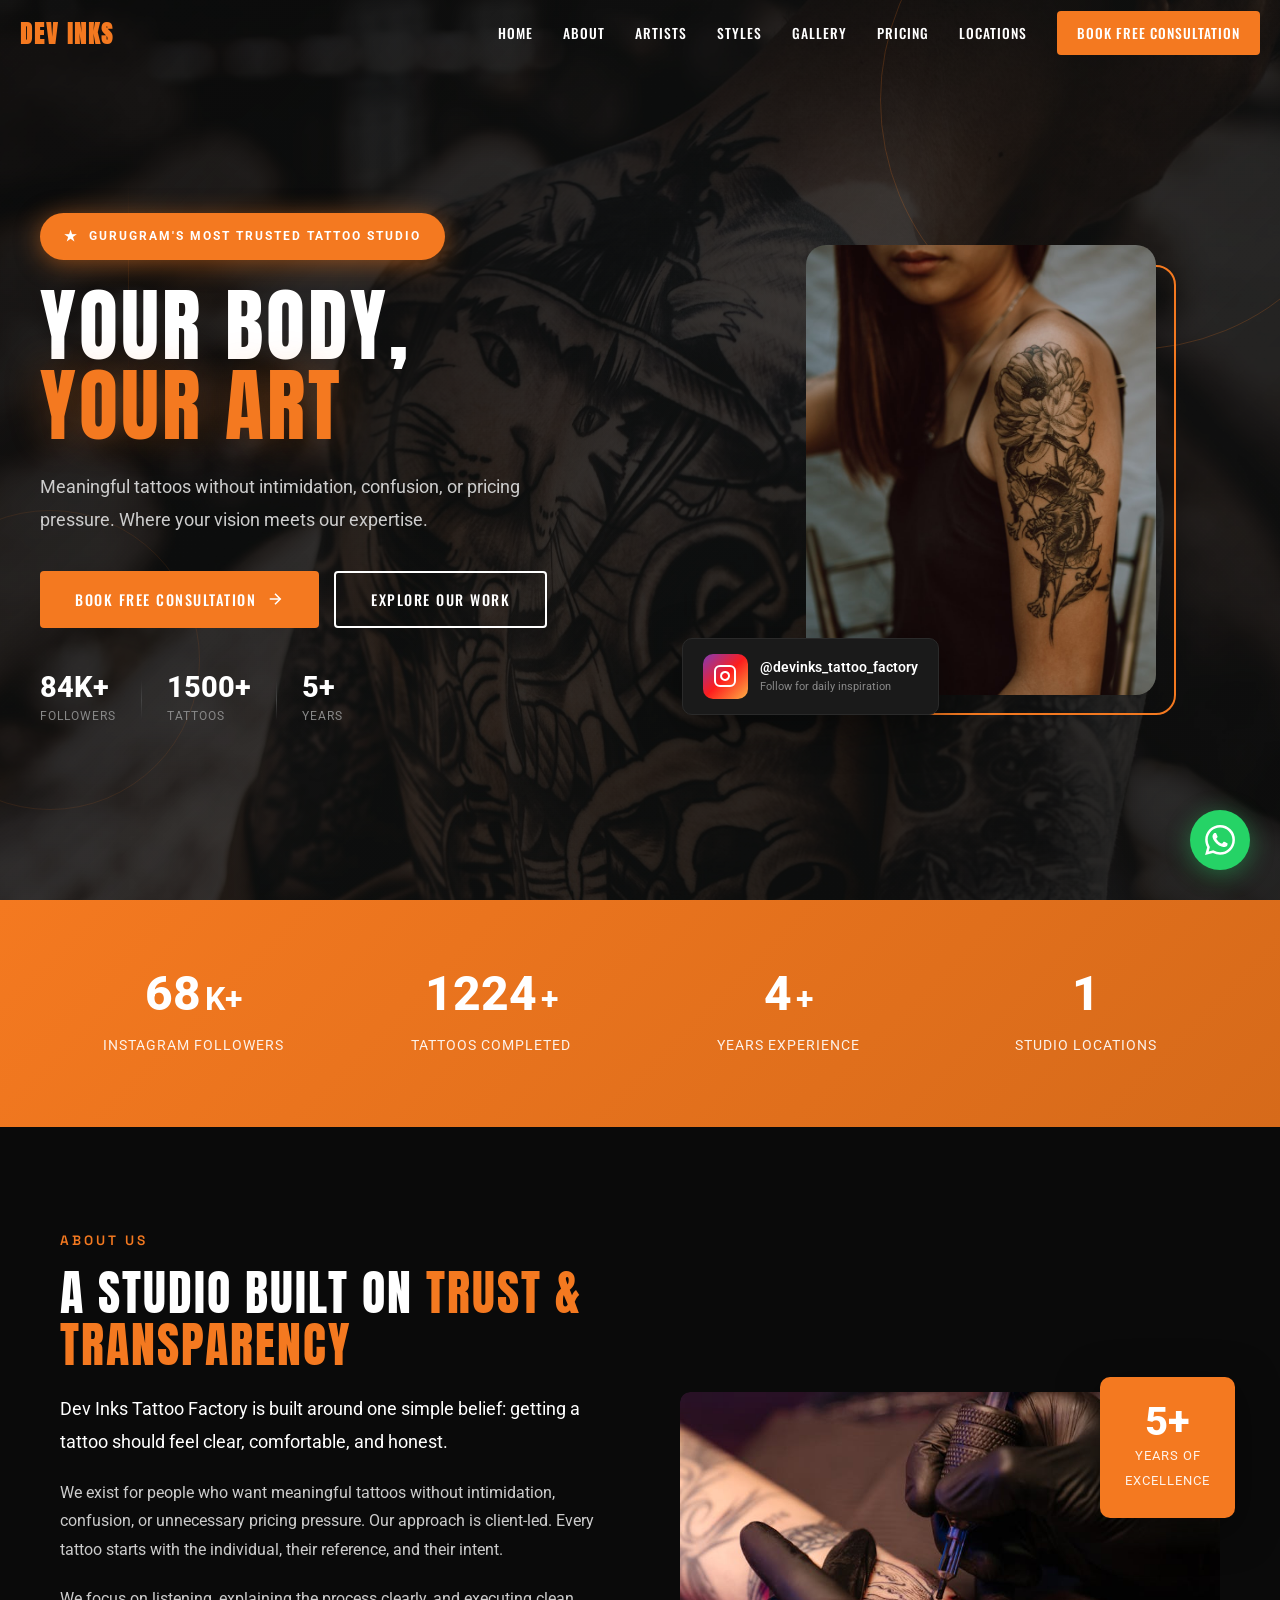
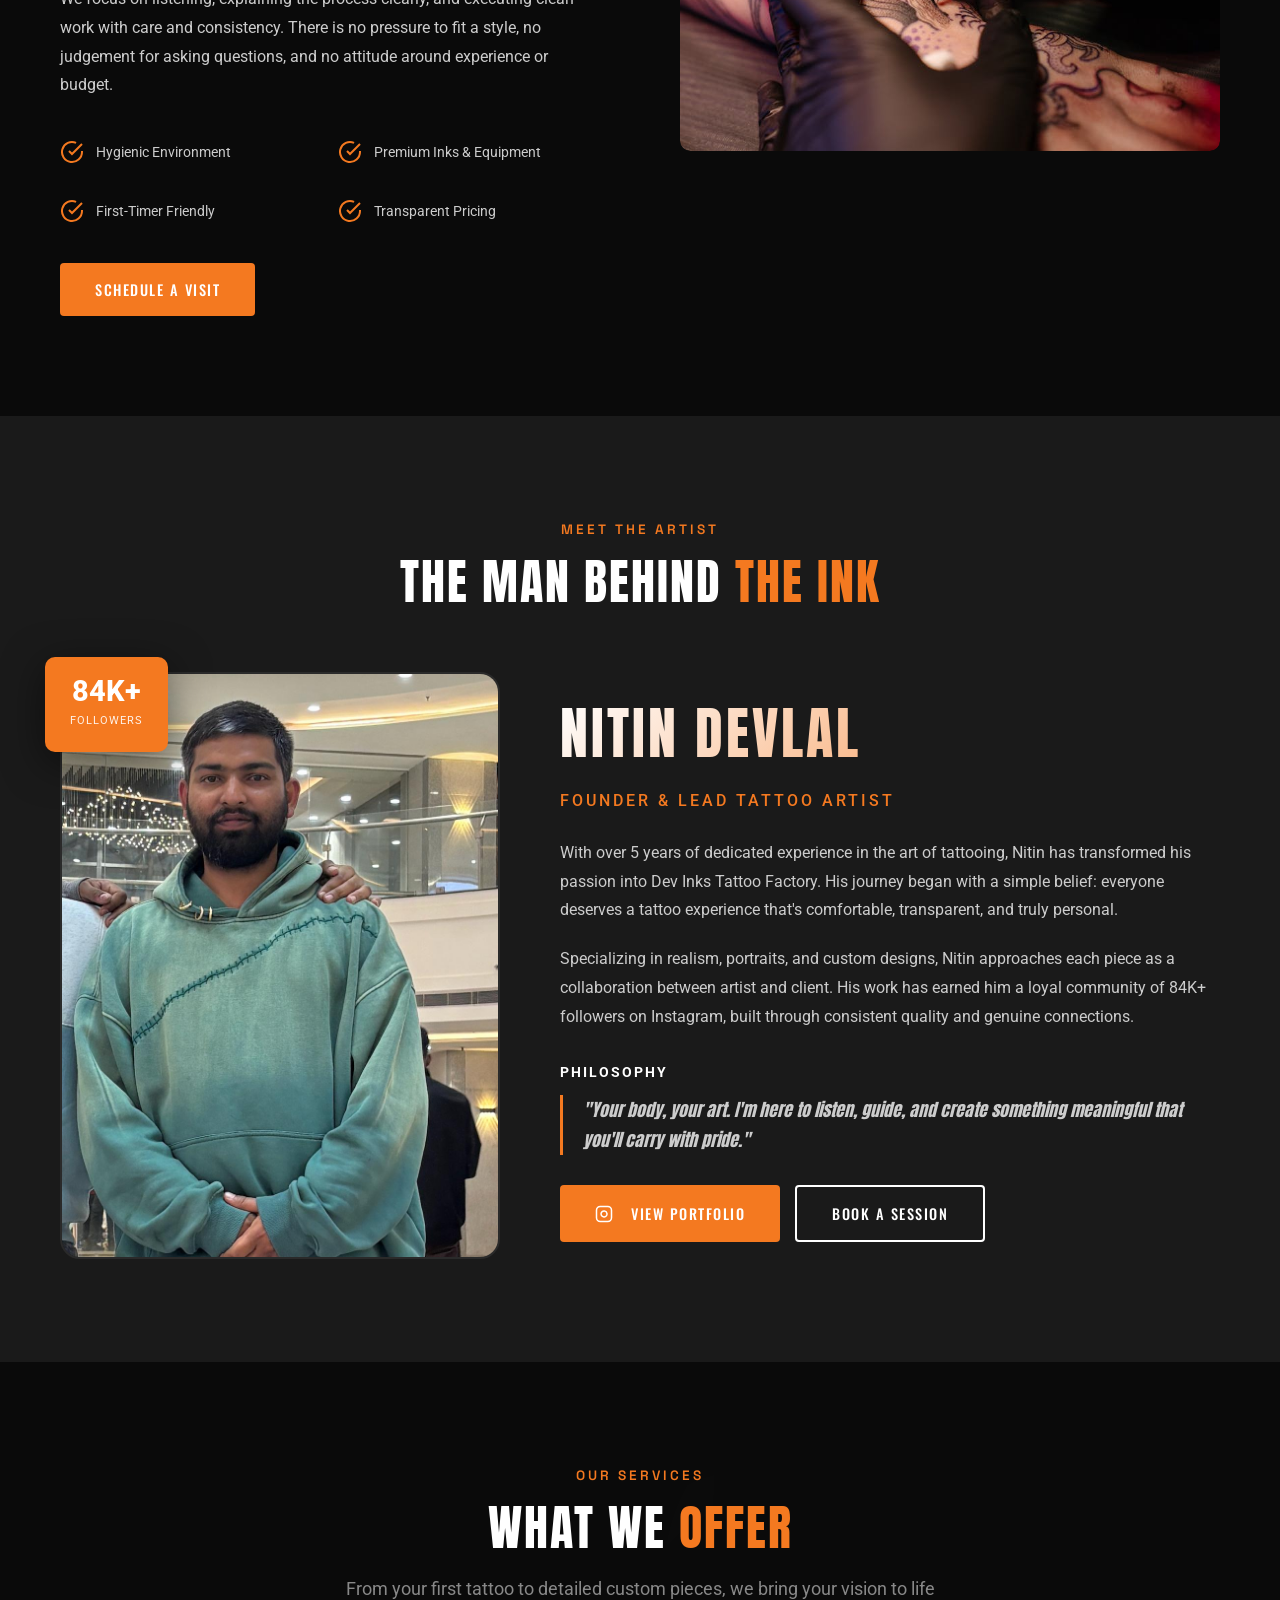
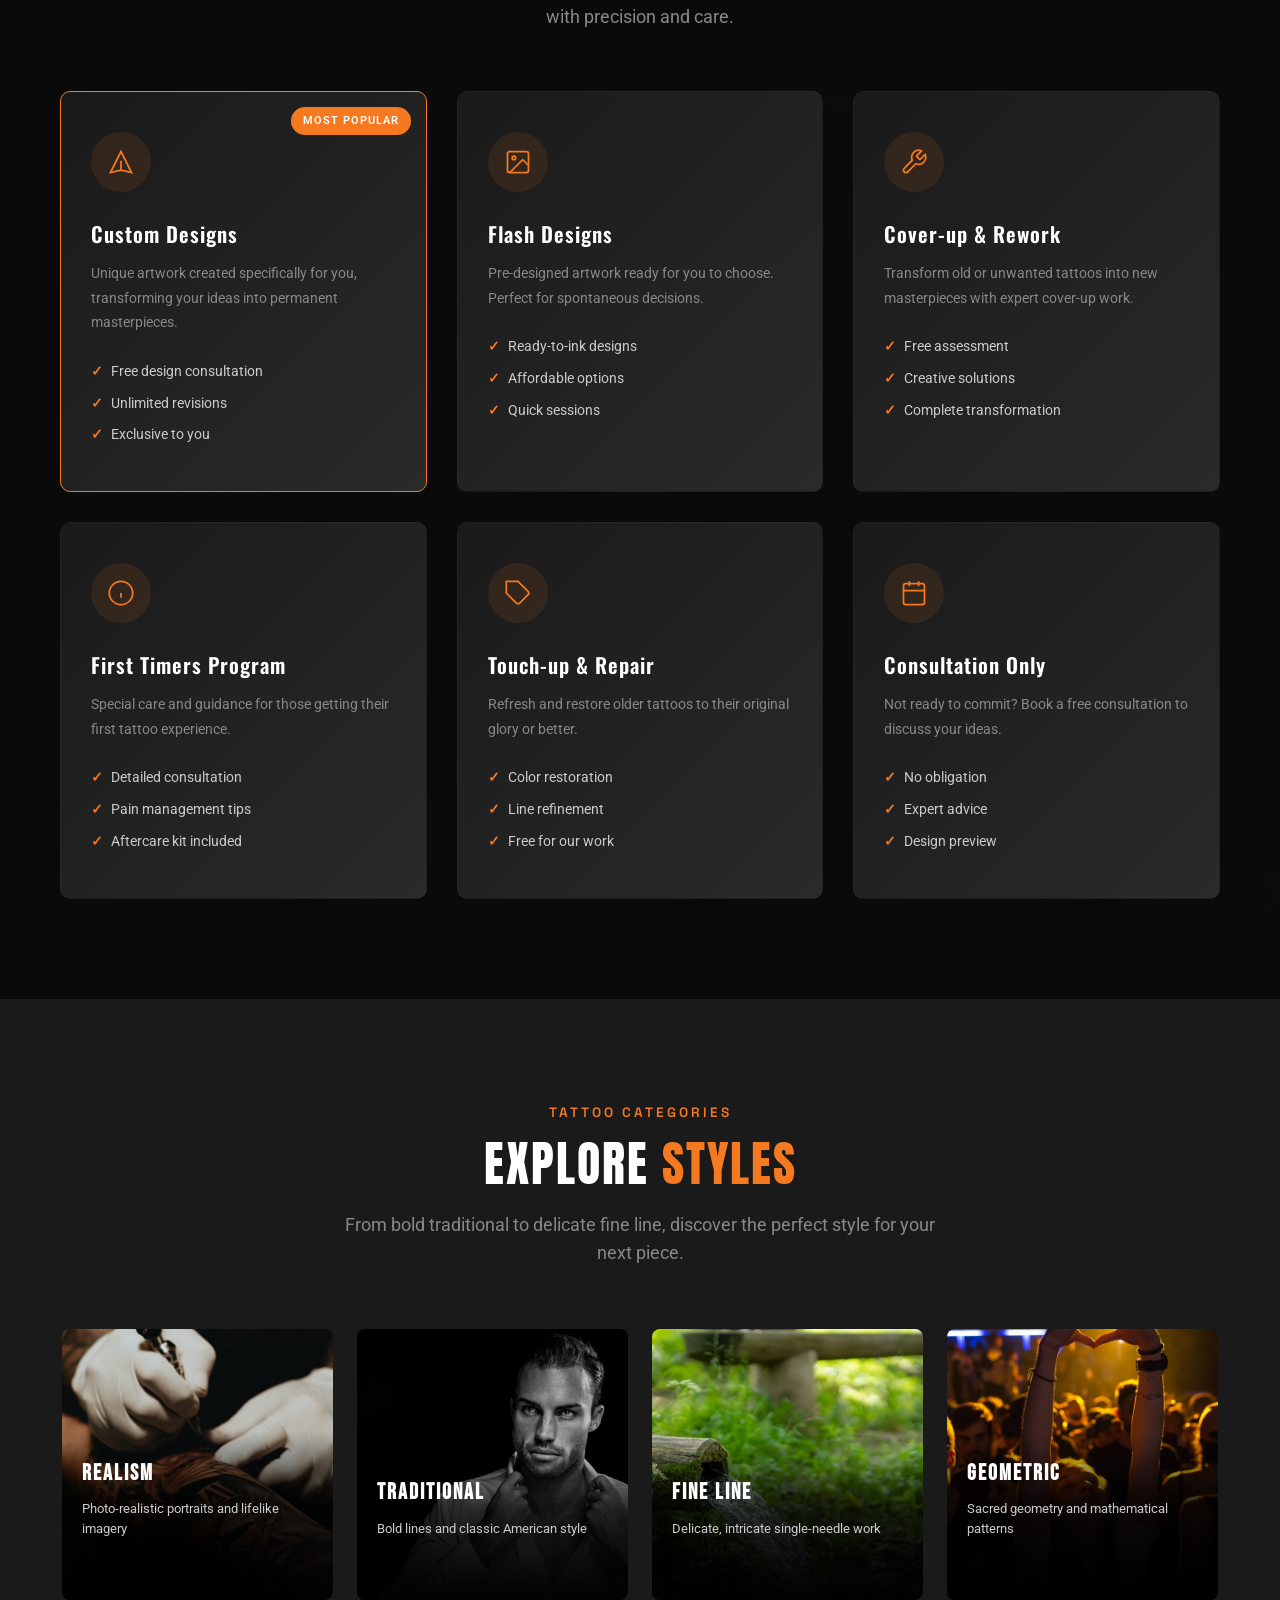
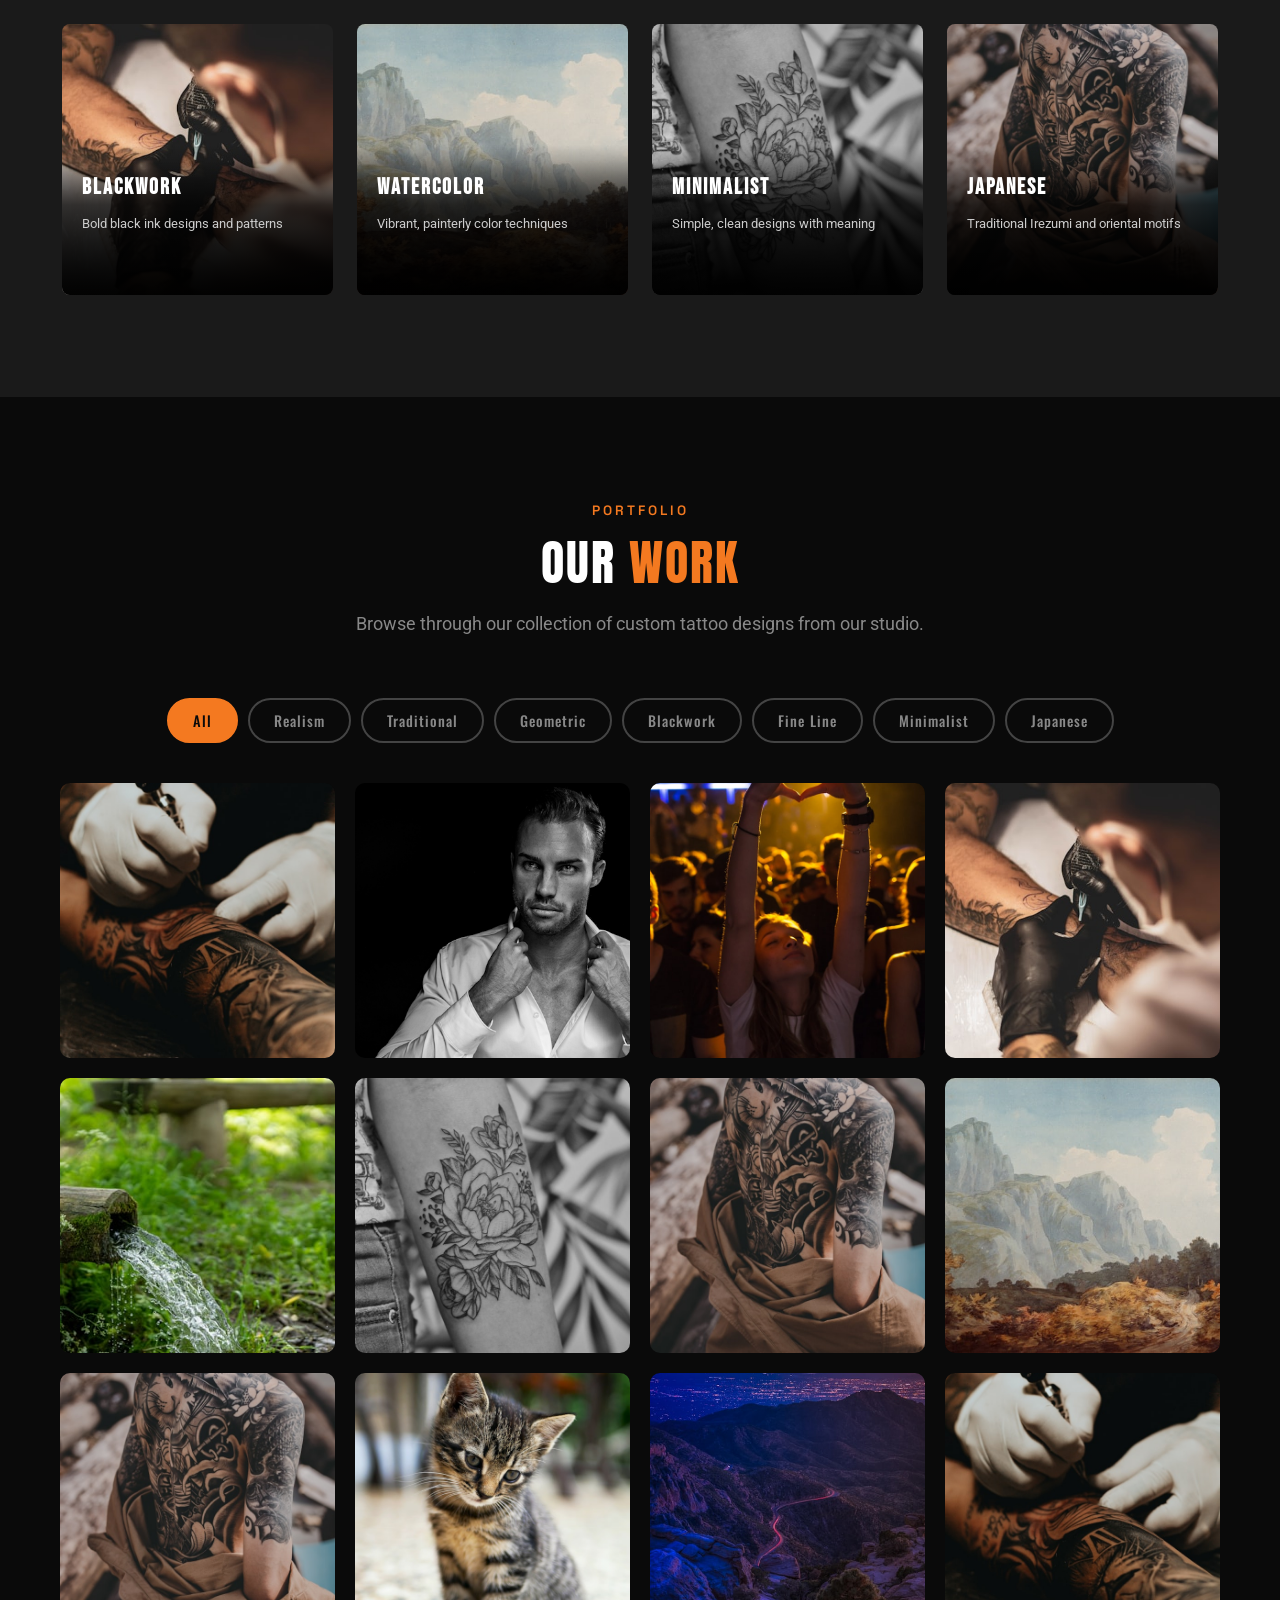
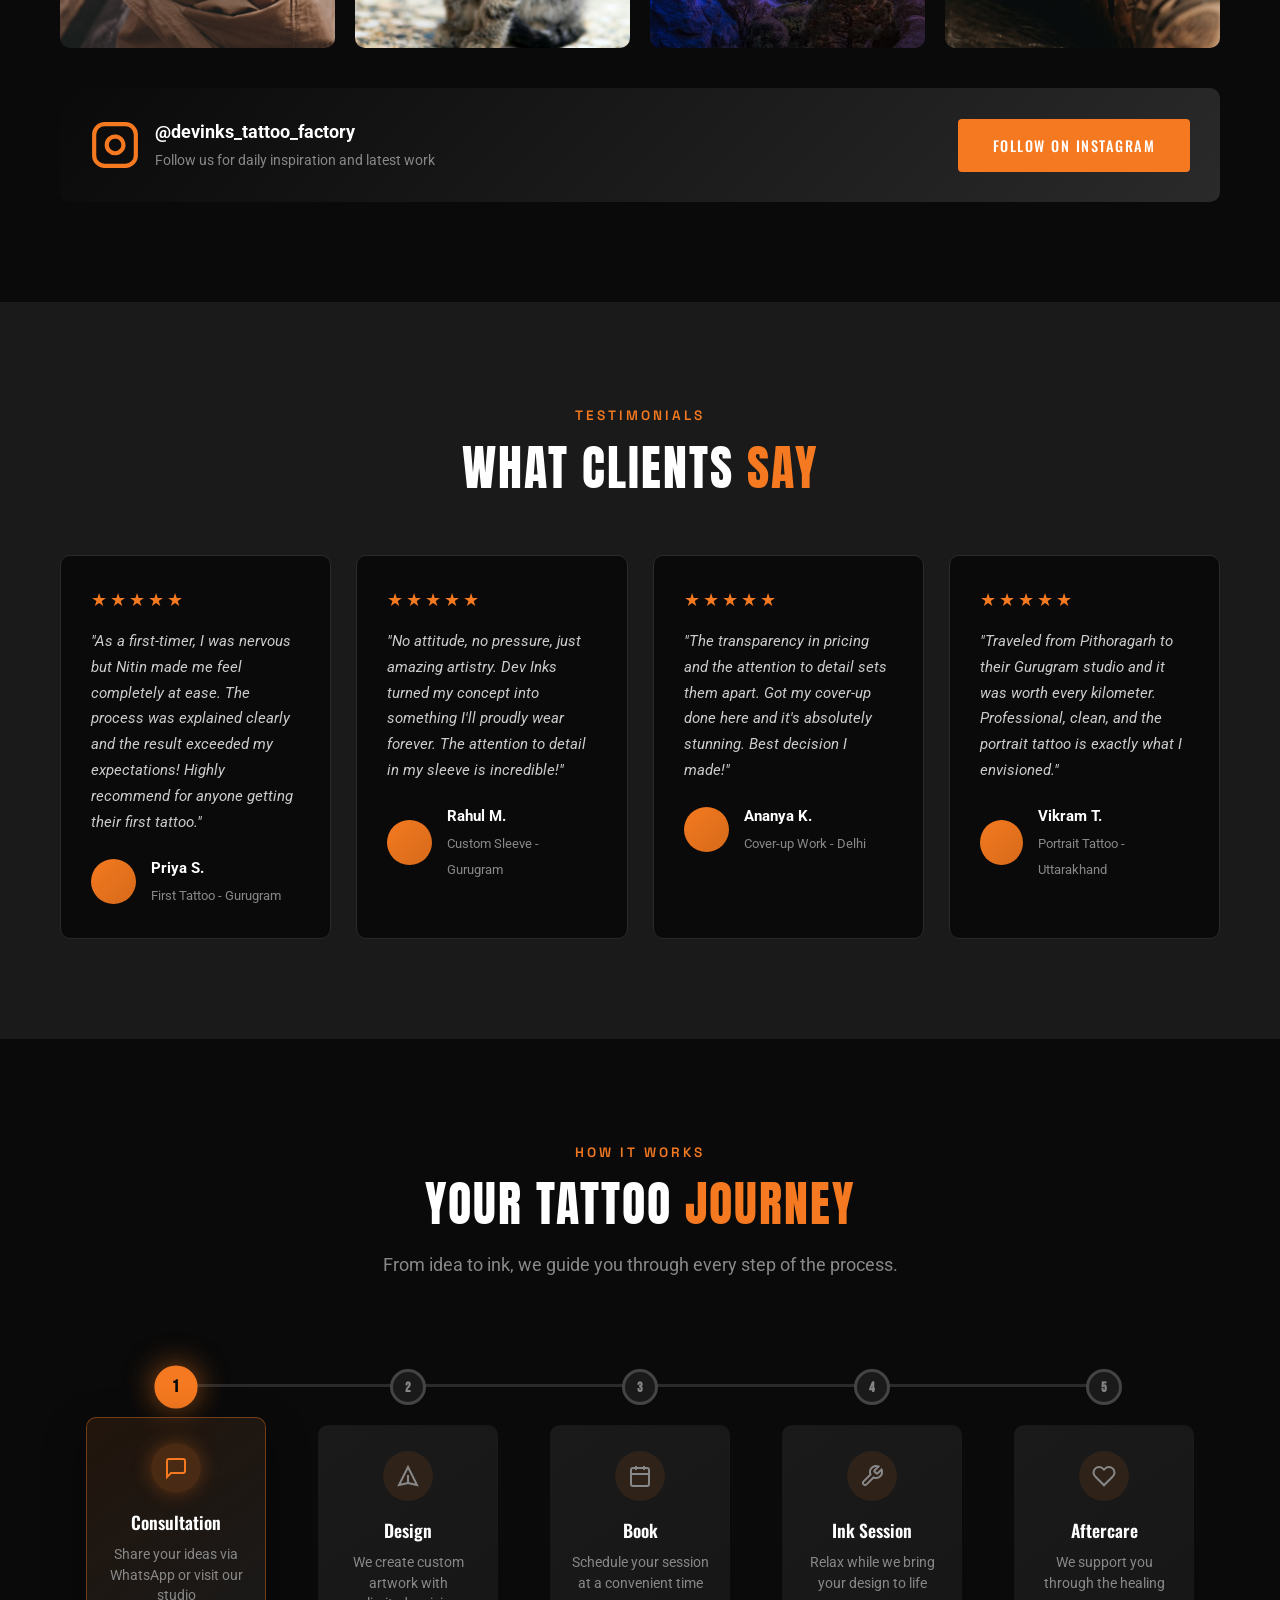
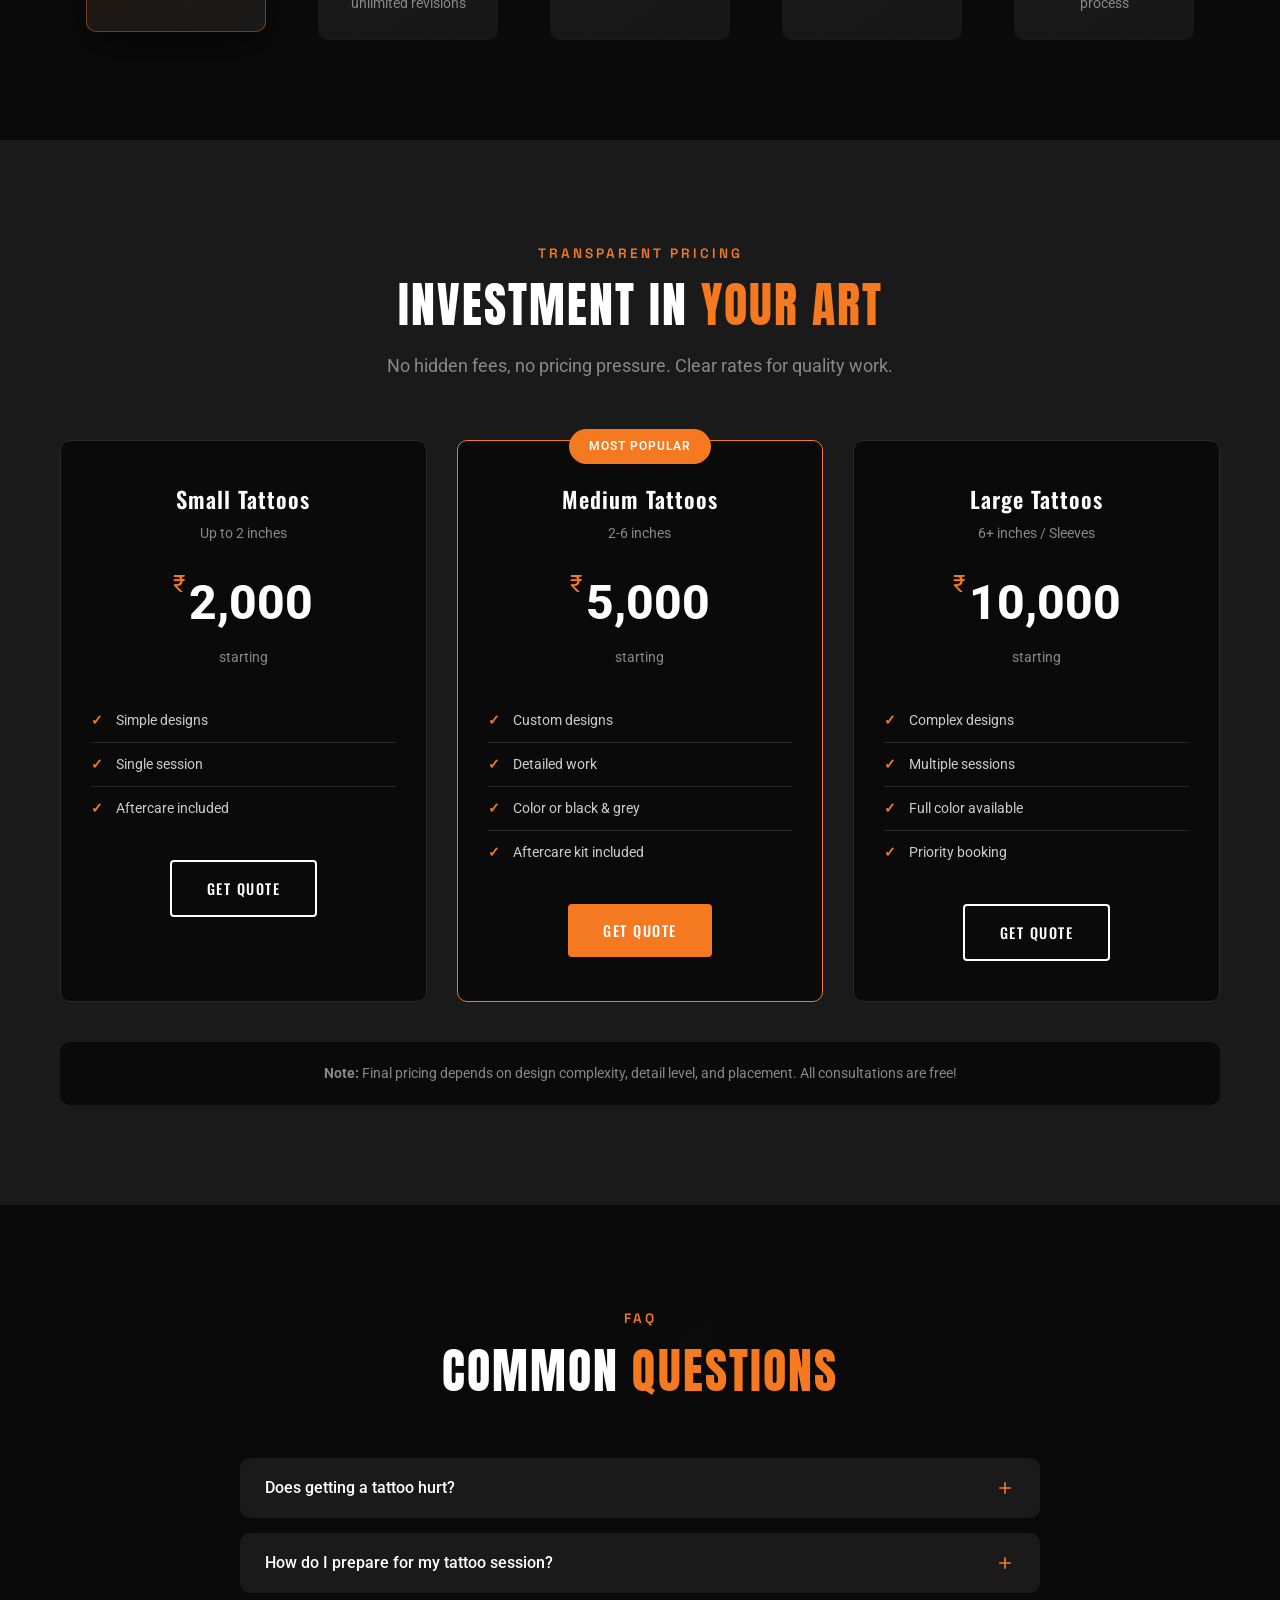
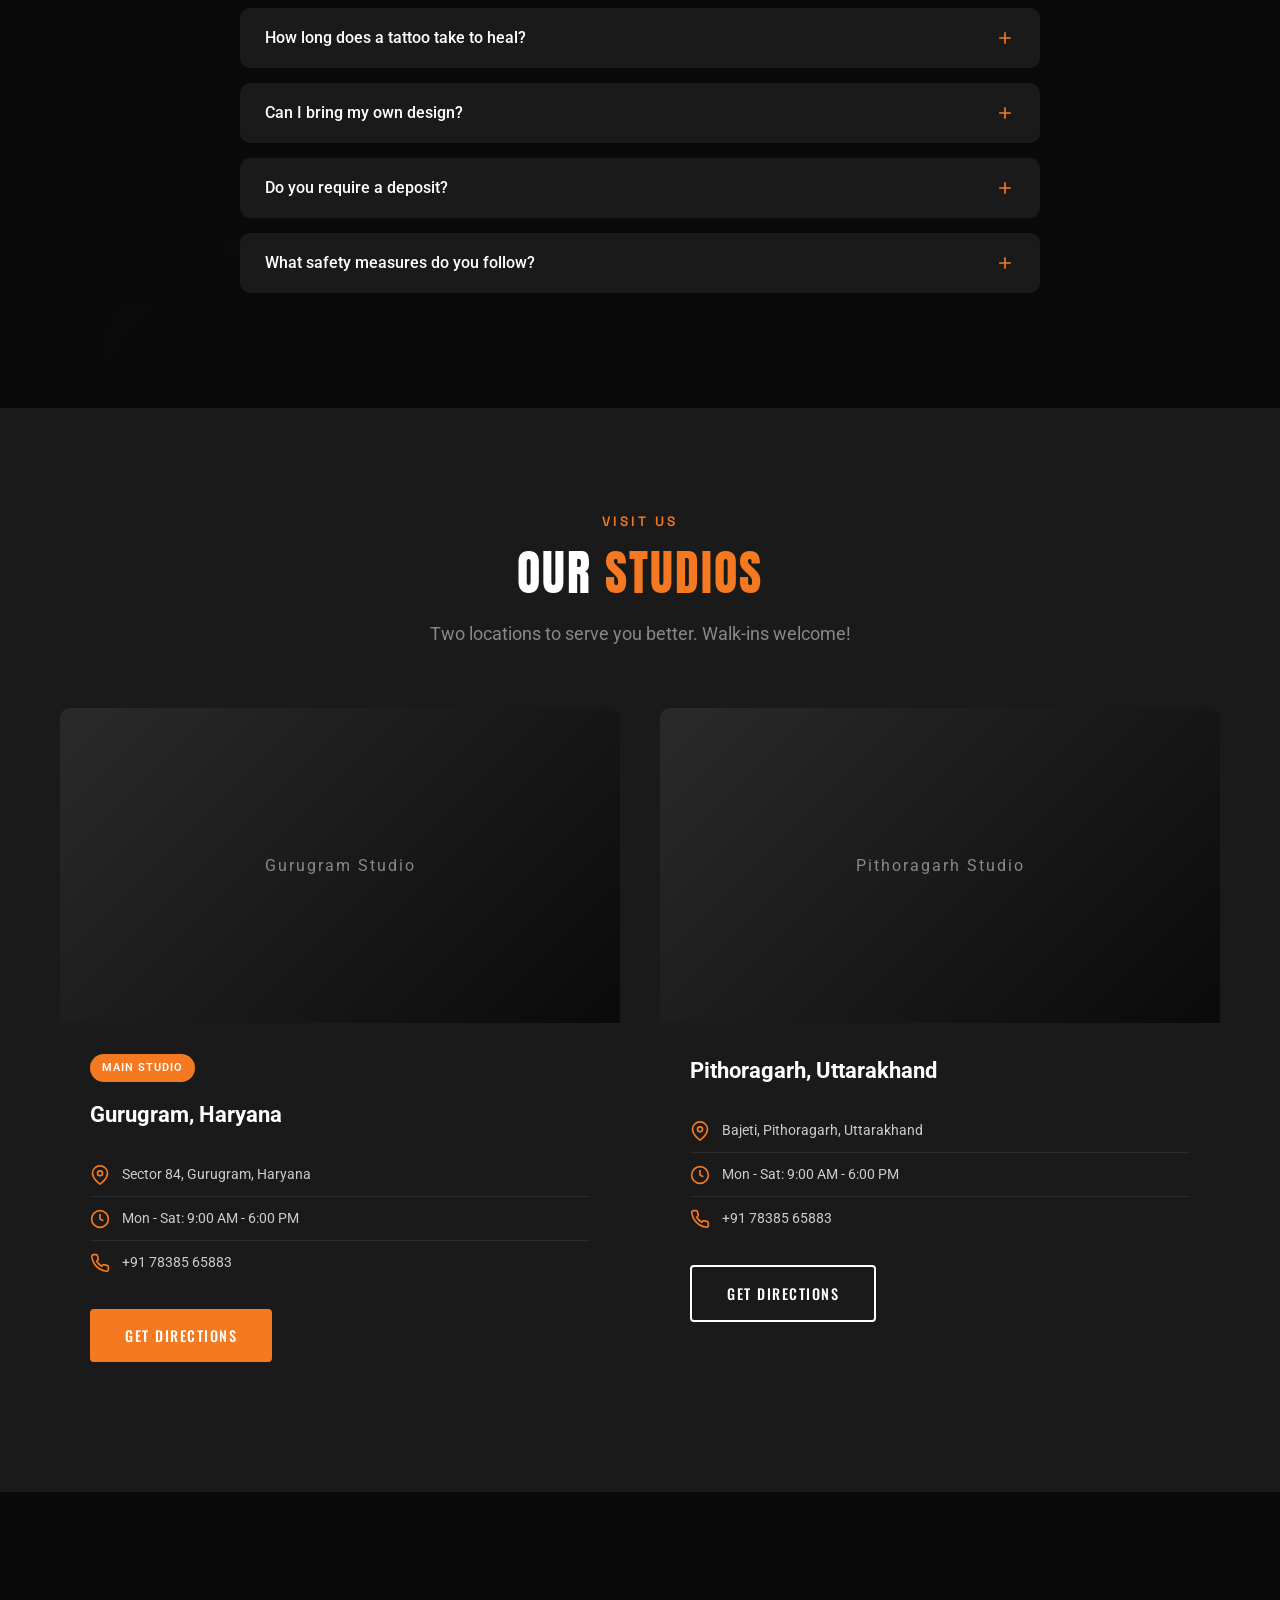
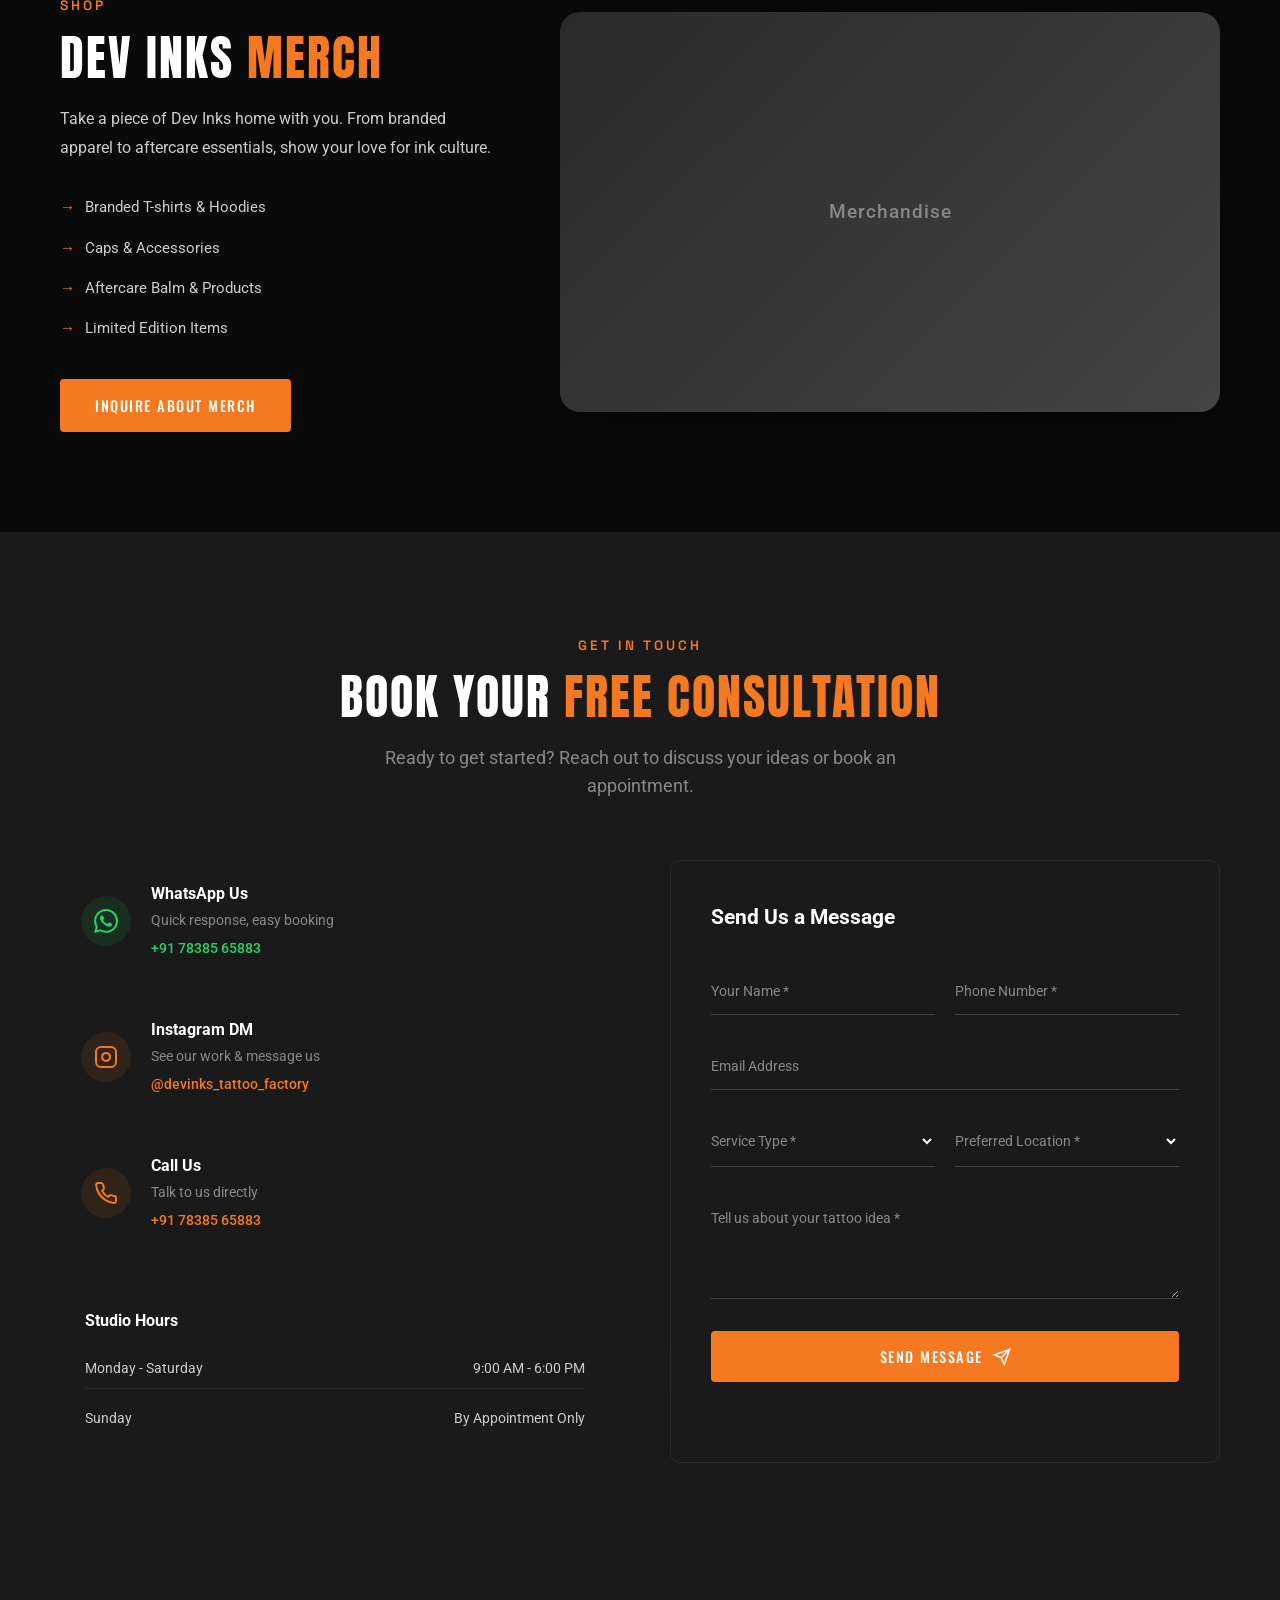
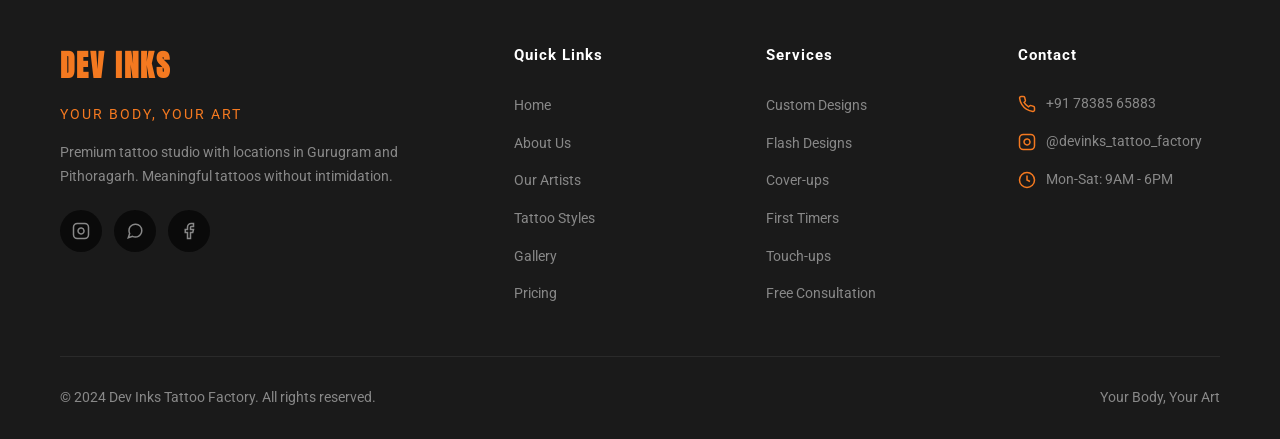
<file: index.html>
<!DOCTYPE html>
<html lang="en">
<head>
    <meta charset="UTF-8">
    <meta name="viewport" content="width=device-width, initial-scale=1.0">
    <title>Dev Inks Tattoo Factory | Your Body, Your Art</title>
    <meta name="description" content="Premium tattoo studio in Gurugram & Pithoragarh. Custom designs, expert artists, and a welcoming environment for first-timers. Book your free consultation today.">
    <link rel="stylesheet" href="styles.css">
    <link rel="preconnect" href="https://fonts.googleapis.com">
    <link rel="preconnect" href="https://fonts.gstatic.com" crossorigin>
    <link href="https://fonts.googleapis.com/css2?family=Anton&family=Bebas+Neue&family=Oswald:wght@400;500;600;700&family=Roboto:wght@300;400;500;700&family=Space+Grotesk:wght@400;500;600;700&display=swap" rel="stylesheet">
</head>
<body>
    <!-- Navigation -->
    <nav class="navbar">
        <div class="nav-container">
            <a href="#" class="logo">
                <div class="logo-placeholder">DEV INKS</div>
            </a>
            <button class="nav-toggle" aria-label="Toggle navigation">
                <span class="hamburger"></span>
            </button>
            <ul class="nav-menu">
                <li><a href="#home" class="nav-link">Home</a></li>
                <li><a href="#about" class="nav-link">About</a></li>
                <li><a href="#artists" class="nav-link">Artists</a></li>
                <li><a href="#styles" class="nav-link">Styles</a></li>
                <li><a href="#gallery" class="nav-link">Gallery</a></li>
                <li><a href="#pricing" class="nav-link">Pricing</a></li>
                <li><a href="#locations" class="nav-link">Locations</a></li>
                <li><a href="#contact" class="nav-link nav-cta">Book Free Consultation</a></li>
            </ul>
        </div>
    </nav>

    <!-- Hero Section -->
    <section id="home" class="hero">
        <div class="hero-bg">
            <img src="assets/images/hero-bg.jpg" alt="Tattoo Studio" class="hero-bg-img">
        </div>
        <div class="hero-overlay"></div>

        <!-- Decorative Elements -->
        <div class="hero-decoration">
            <div class="deco-circle deco-1"></div>
            <div class="deco-circle deco-2"></div>
            <div class="deco-line deco-3"></div>
        </div>

        <div class="hero-container">
            <div class="hero-content">
                <div class="hero-badge-wrapper">
                    <span class="hero-badge">
                        <span class="badge-icon">★</span>
                        Gurugram's Most Trusted Tattoo Studio
                    </span>
                </div>

                <h1 class="hero-title">
                    <span class="title-line title-line-1">Your Body,</span>
                    <span class="title-line title-line-2 highlight">Your Art</span>
                </h1>

                <p class="hero-description">Meaningful tattoos without intimidation, confusion, or pricing pressure. Where your vision meets our expertise.</p>

                <div class="hero-buttons">
                    <a href="#contact" class="btn btn-primary btn-glow">
                        <span>Book Free Consultation</span>
                        <svg viewBox="0 0 24 24" fill="none" stroke="currentColor" stroke-width="2">
                            <line x1="5" y1="12" x2="19" y2="12"/>
                            <polyline points="12 5 19 12 12 19"/>
                        </svg>
                    </a>
                    <a href="#gallery" class="btn btn-secondary">Explore Our Work</a>
                </div>

                <div class="hero-trust">
                    <div class="trust-item">
                        <span class="trust-number">84K+</span>
                        <span class="trust-label">Followers</span>
                    </div>
                    <div class="trust-divider"></div>
                    <div class="trust-item">
                        <span class="trust-number">1500+</span>
                        <span class="trust-label">Tattoos</span>
                    </div>
                    <div class="trust-divider"></div>
                    <div class="trust-item">
                        <span class="trust-number">5+</span>
                        <span class="trust-label">Years</span>
                    </div>
                </div>
            </div>

            <div class="hero-visual">
                <div class="hero-image-frame">
                    <img src="assets/images/hero-visual.jpg" alt="Tattoo Art" class="hero-artist-img">
                    <div class="hero-image-border"></div>
                </div>
                <div class="hero-floating-card">
                    <div class="floating-icon">
                        <svg viewBox="0 0 24 24" fill="none" stroke="currentColor" stroke-width="2">
                            <rect x="2" y="2" width="20" height="20" rx="5" ry="5"/>
                            <path d="M16 11.37A4 4 0 1 1 12.63 8 4 4 0 0 1 16 11.37z"/>
                            <line x1="17.5" y1="6.5" x2="17.51" y2="6.5"/>
                        </svg>
                    </div>
                    <div class="floating-content">
                        <span class="floating-handle">@devinks_tattoo_factory</span>
                        <span class="floating-text">Follow for daily inspiration</span>
                    </div>
                </div>
            </div>
        </div>

    </section>

    <!-- Stats Bar -->
    <section class="stats-bar">
        <div class="container">
            <div class="stats-grid">
                <div class="stat-item">
                    <span class="stat-number" data-count="84">84</span>
                    <span class="stat-suffix">K+</span>
                    <span class="stat-label">Instagram Followers</span>
                </div>
                <div class="stat-item">
                    <span class="stat-number" data-count="1500">1500</span>
                    <span class="stat-suffix">+</span>
                    <span class="stat-label">Tattoos Completed</span>
                </div>
                <div class="stat-item">
                    <span class="stat-number" data-count="5">5</span>
                    <span class="stat-suffix">+</span>
                    <span class="stat-label">Years Experience</span>
                </div>
                <div class="stat-item">
                    <span class="stat-number" data-count="2">2</span>
                    <span class="stat-suffix"></span>
                    <span class="stat-label">Studio Locations</span>
                </div>
            </div>
        </div>
    </section>

    <!-- About Section -->
    <section id="about" class="about">
        <div class="container">
            <div class="about-grid">
                <div class="about-content">
                    <span class="section-label">About Us</span>
                    <h2 class="section-title">A Studio Built on <span class="highlight">Trust & Transparency</span></h2>
                    <p class="about-text lead">
                        Dev Inks Tattoo Factory is built around one simple belief: getting a tattoo should feel clear, comfortable, and honest.
                    </p>
                    <p class="about-text">
                        We exist for people who want meaningful tattoos without intimidation, confusion, or unnecessary pricing pressure. Our approach is client-led. Every tattoo starts with the individual, their reference, and their intent.
                    </p>
                    <p class="about-text">
                        We focus on listening, explaining the process clearly, and executing clean work with care and consistency. There is no pressure to fit a style, no judgement for asking questions, and no attitude around experience or budget.
                    </p>
                    <div class="about-features">
                        <div class="feature-item">
                            <div class="feature-icon">
                                <svg viewBox="0 0 24 24" fill="none" stroke="currentColor" stroke-width="2">
                                    <path d="M22 11.08V12a10 10 0 1 1-5.93-9.14"/>
                                    <polyline points="22 4 12 14.01 9 11.01"/>
                                </svg>
                            </div>
                            <span>Hygienic Environment</span>
                        </div>
                        <div class="feature-item">
                            <div class="feature-icon">
                                <svg viewBox="0 0 24 24" fill="none" stroke="currentColor" stroke-width="2">
                                    <path d="M22 11.08V12a10 10 0 1 1-5.93-9.14"/>
                                    <polyline points="22 4 12 14.01 9 11.01"/>
                                </svg>
                            </div>
                            <span>Premium Inks & Equipment</span>
                        </div>
                        <div class="feature-item">
                            <div class="feature-icon">
                                <svg viewBox="0 0 24 24" fill="none" stroke="currentColor" stroke-width="2">
                                    <path d="M22 11.08V12a10 10 0 1 1-5.93-9.14"/>
                                    <polyline points="22 4 12 14.01 9 11.01"/>
                                </svg>
                            </div>
                            <span>First-Timer Friendly</span>
                        </div>
                        <div class="feature-item">
                            <div class="feature-icon">
                                <svg viewBox="0 0 24 24" fill="none" stroke="currentColor" stroke-width="2">
                                    <path d="M22 11.08V12a10 10 0 1 1-5.93-9.14"/>
                                    <polyline points="22 4 12 14.01 9 11.01"/>
                                </svg>
                            </div>
                            <span>Transparent Pricing</span>
                        </div>
                    </div>
                    <a href="#contact" class="btn btn-primary">Schedule a Visit</a>
                </div>
                <div class="about-image">
                    <div class="image-frame">
                        <img src="assets/images/studio.jpg" alt="Dev Inks Tattoo Studio Interior" class="studio-img">
                    </div>
                    <div class="experience-badge">
                        <span class="exp-number">5+</span>
                        <span class="exp-text">Years of<br>Excellence</span>
                    </div>
                </div>
            </div>
        </div>
    </section>

    <!-- Artist Section -->
    <section id="artists" class="artists">
        <div class="container">
            <div class="section-header">
                <span class="section-label">Meet The Artist</span>
                <h2 class="section-title">The Man Behind <span class="highlight">The Ink</span></h2>
            </div>
            <div class="artist-featured">
                <div class="artist-featured-image">
                    <img src="assets/images/nitin.jpeg" alt="Nitin Devlal - Founder & Lead Artist" class="artist-photo">
                    <div class="artist-stats-badge">
                        <div class="stat">
                            <span class="stat-num">84K+</span>
                            <span class="stat-txt">Followers</span>
                        </div>
                    </div>
                </div>
                <div class="artist-featured-content">
                    <div class="artist-name-block">
                        <h3>Nitin Devlal</h3>
                        <span class="artist-title">Founder & Lead Tattoo Artist</span>
                    </div>
                    <p class="artist-description">
                        With over 5 years of dedicated experience in the art of tattooing, Nitin has transformed his passion into Dev Inks Tattoo Factory. His journey began with a simple belief: everyone deserves a tattoo experience that's comfortable, transparent, and truly personal.
                    </p>
                    <p class="artist-description">
                        Specializing in realism, portraits, and custom designs, Nitin approaches each piece as a collaboration between artist and client. His work has earned him a loyal community of 84K+ followers on Instagram, built through consistent quality and genuine connections.
                    </p>
                    <div class="artist-details">
                        <div class="detail-block">
                            <h4>Philosophy</h4>
                            <p class="philosophy-text">"Your body, your art. I'm here to listen, guide, and create something meaningful that you'll carry with pride."</p>
                        </div>
                    </div>
                    <div class="artist-actions">
                        <a href="https://www.instagram.com/devinks_tattoo_factory" target="_blank" class="btn btn-primary">
                            <svg viewBox="0 0 24 24" fill="none" stroke="currentColor" stroke-width="2">
                                <rect x="2" y="2" width="20" height="20" rx="5" ry="5"/>
                                <path d="M16 11.37A4 4 0 1 1 12.63 8 4 4 0 0 1 16 11.37z"/>
                                <line x1="17.5" y1="6.5" x2="17.51" y2="6.5"/>
                            </svg>
                            View Portfolio
                        </a>
                        <a href="#contact" class="btn btn-secondary">Book a Session</a>
                    </div>
                </div>
            </div>
        </div>
    </section>

    <!-- Services Section -->
    <section id="services" class="services">
        <div class="mandala-bg"></div>
        <div class="container">
            <div class="section-header">
                <span class="section-label">Our Services</span>
                <h2 class="section-title">What We <span class="highlight">Offer</span></h2>
                <p class="section-subtitle">From your first tattoo to detailed custom pieces, we bring your vision to life with precision and care.</p>
            </div>
            <div class="services-grid">
                <div class="service-card featured">
                    <div class="service-badge">Most Popular</div>
                    <div class="service-icon">
                        <svg viewBox="0 0 24 24" fill="none" stroke="currentColor" stroke-width="1.5">
                            <path d="M12 19l9 2-9-18-9 18 9-2zm0 0v-8"/>
                        </svg>
                    </div>
                    <h3>Custom Designs</h3>
                    <p>Unique artwork created specifically for you, transforming your ideas into permanent masterpieces.</p>
                    <ul class="service-features">
                        <li>Free design consultation</li>
                        <li>Unlimited revisions</li>
                        <li>Exclusive to you</li>
                    </ul>
                </div>
                <div class="service-card">
                    <div class="service-icon">
                        <svg viewBox="0 0 24 24" fill="none" stroke="currentColor" stroke-width="1.5">
                            <rect x="3" y="3" width="18" height="18" rx="2" ry="2"/>
                            <circle cx="8.5" cy="8.5" r="1.5"/>
                            <polyline points="21 15 16 10 5 21"/>
                        </svg>
                    </div>
                    <h3>Flash Designs</h3>
                    <p>Pre-designed artwork ready for you to choose. Perfect for spontaneous decisions.</p>
                    <ul class="service-features">
                        <li>Ready-to-ink designs</li>
                        <li>Affordable options</li>
                        <li>Quick sessions</li>
                    </ul>
                </div>
                <div class="service-card">
                    <div class="service-icon">
                        <svg viewBox="0 0 24 24" fill="none" stroke="currentColor" stroke-width="1.5">
                            <path d="M14.7 6.3a1 1 0 0 0 0 1.4l1.6 1.6a1 1 0 0 0 1.4 0l3.77-3.77a6 6 0 0 1-7.94 7.94l-6.91 6.91a2.12 2.12 0 0 1-3-3l6.91-6.91a6 6 0 0 1 7.94-7.94l-3.76 3.76z"/>
                        </svg>
                    </div>
                    <h3>Cover-up & Rework</h3>
                    <p>Transform old or unwanted tattoos into new masterpieces with expert cover-up work.</p>
                    <ul class="service-features">
                        <li>Free assessment</li>
                        <li>Creative solutions</li>
                        <li>Complete transformation</li>
                    </ul>
                </div>
                <div class="service-card">
                    <div class="service-icon">
                        <svg viewBox="0 0 24 24" fill="none" stroke="currentColor" stroke-width="1.5">
                            <circle cx="12" cy="12" r="10"/>
                            <path d="M12 16v-4"/>
                            <path d="M12 8h.01"/>
                        </svg>
                    </div>
                    <h3>First Timers Program</h3>
                    <p>Special care and guidance for those getting their first tattoo experience.</p>
                    <ul class="service-features">
                        <li>Detailed consultation</li>
                        <li>Pain management tips</li>
                        <li>Aftercare kit included</li>
                    </ul>
                </div>
                <div class="service-card">
                    <div class="service-icon">
                        <svg viewBox="0 0 24 24" fill="none" stroke="currentColor" stroke-width="1.5">
                            <path d="M20.59 13.41l-7.17 7.17a2 2 0 0 1-2.83 0L2 12V2h10l8.59 8.59a2 2 0 0 1 0 2.82z"/>
                            <line x1="7" y1="7" x2="7.01" y2="7"/>
                        </svg>
                    </div>
                    <h3>Touch-up & Repair</h3>
                    <p>Refresh and restore older tattoos to their original glory or better.</p>
                    <ul class="service-features">
                        <li>Color restoration</li>
                        <li>Line refinement</li>
                        <li>Free for our work</li>
                    </ul>
                </div>
                <div class="service-card">
                    <div class="service-icon">
                        <svg viewBox="0 0 24 24" fill="none" stroke="currentColor" stroke-width="1.5">
                            <rect x="3" y="4" width="18" height="18" rx="2" ry="2"/>
                            <line x1="16" y1="2" x2="16" y2="6"/>
                            <line x1="8" y1="2" x2="8" y2="6"/>
                            <line x1="3" y1="10" x2="21" y2="10"/>
                        </svg>
                    </div>
                    <h3>Consultation Only</h3>
                    <p>Not ready to commit? Book a free consultation to discuss your ideas.</p>
                    <ul class="service-features">
                        <li>No obligation</li>
                        <li>Expert advice</li>
                        <li>Design preview</li>
                    </ul>
                </div>
            </div>
        </div>
    </section>

    <!-- Tattoo Styles Section -->
    <section id="styles" class="styles">
        <div class="mandala-bg"></div>
        <div class="container">
            <div class="section-header">
                <span class="section-label">Tattoo Categories</span>
                <h2 class="section-title">Explore <span class="highlight">Styles</span></h2>
                <p class="section-subtitle">From bold traditional to delicate fine line, discover the perfect style for your next piece.</p>
            </div>
            <div class="styles-grid">
                <a href="styles/realism.html" class="style-card">
                    <div class="style-image">
                        <img src="assets/images/style-realism.jpg" alt="Realism Tattoo Style">
                    </div>
                    <div class="style-content">
                        <h3>Realism</h3>
                        <p>Photo-realistic portraits and lifelike imagery</p>
                        <span class="style-link">Explore Style <svg viewBox="0 0 24 24" fill="none" stroke="currentColor" stroke-width="2"><line x1="5" y1="12" x2="19" y2="12"/><polyline points="12 5 19 12 12 19"/></svg></span>
                    </div>
                </a>
                <a href="styles/traditional.html" class="style-card">
                    <div class="style-image">
                        <img src="assets/images/style-traditional.jpg" alt="Traditional Tattoo Style">
                    </div>
                    <div class="style-content">
                        <h3>Traditional</h3>
                        <p>Bold lines and classic American style</p>
                        <span class="style-link">Explore Style <svg viewBox="0 0 24 24" fill="none" stroke="currentColor" stroke-width="2"><line x1="5" y1="12" x2="19" y2="12"/><polyline points="12 5 19 12 12 19"/></svg></span>
                    </div>
                </a>
                <a href="styles/fineline.html" class="style-card">
                    <div class="style-image">
                        <img src="assets/images/style-fineline.jpg" alt="Fine Line Tattoo Style">
                    </div>
                    <div class="style-content">
                        <h3>Fine Line</h3>
                        <p>Delicate, intricate single-needle work</p>
                        <span class="style-link">Explore Style <svg viewBox="0 0 24 24" fill="none" stroke="currentColor" stroke-width="2"><line x1="5" y1="12" x2="19" y2="12"/><polyline points="12 5 19 12 12 19"/></svg></span>
                    </div>
                </a>
                <a href="styles/geometric.html" class="style-card">
                    <div class="style-image">
                        <img src="assets/images/style-geometric.jpg" alt="Geometric Tattoo Style">
                    </div>
                    <div class="style-content">
                        <h3>Geometric</h3>
                        <p>Sacred geometry and mathematical patterns</p>
                        <span class="style-link">Explore Style <svg viewBox="0 0 24 24" fill="none" stroke="currentColor" stroke-width="2"><line x1="5" y1="12" x2="19" y2="12"/><polyline points="12 5 19 12 12 19"/></svg></span>
                    </div>
                </a>
                <a href="styles/blackwork.html" class="style-card">
                    <div class="style-image">
                        <img src="assets/images/style-blackwork.jpg" alt="Blackwork Tattoo Style">
                    </div>
                    <div class="style-content">
                        <h3>Blackwork</h3>
                        <p>Bold black ink designs and patterns</p>
                        <span class="style-link">Explore Style <svg viewBox="0 0 24 24" fill="none" stroke="currentColor" stroke-width="2"><line x1="5" y1="12" x2="19" y2="12"/><polyline points="12 5 19 12 12 19"/></svg></span>
                    </div>
                </a>
                <a href="styles/watercolor.html" class="style-card">
                    <div class="style-image">
                        <img src="assets/images/style-watercolor.jpg" alt="Watercolor Tattoo Style">
                    </div>
                    <div class="style-content">
                        <h3>Watercolor</h3>
                        <p>Vibrant, painterly color techniques</p>
                        <span class="style-link">Explore Style <svg viewBox="0 0 24 24" fill="none" stroke="currentColor" stroke-width="2"><line x1="5" y1="12" x2="19" y2="12"/><polyline points="12 5 19 12 12 19"/></svg></span>
                    </div>
                </a>
                <a href="styles/minimalist.html" class="style-card">
                    <div class="style-image">
                        <img src="assets/images/style-minimalist.jpg" alt="Minimalist Tattoo Style">
                    </div>
                    <div class="style-content">
                        <h3>Minimalist</h3>
                        <p>Simple, clean designs with meaning</p>
                        <span class="style-link">Explore Style <svg viewBox="0 0 24 24" fill="none" stroke="currentColor" stroke-width="2"><line x1="5" y1="12" x2="19" y2="12"/><polyline points="12 5 19 12 12 19"/></svg></span>
                    </div>
                </a>
                <a href="styles/japanese.html" class="style-card">
                    <div class="style-image">
                        <img src="assets/images/style-japanese.jpg" alt="Japanese Tattoo Style">
                    </div>
                    <div class="style-content">
                        <h3>Japanese</h3>
                        <p>Traditional Irezumi and oriental motifs</p>
                        <span class="style-link">Explore Style <svg viewBox="0 0 24 24" fill="none" stroke="currentColor" stroke-width="2"><line x1="5" y1="12" x2="19" y2="12"/><polyline points="12 5 19 12 12 19"/></svg></span>
                    </div>
                </a>
            </div>
        </div>
    </section>

    <!-- Gallery Section -->
    <section id="gallery" class="gallery">
        <div class="container">
            <div class="section-header">
                <span class="section-label">Portfolio</span>
                <h2 class="section-title">Our <span class="highlight">Work</span></h2>
                <p class="section-subtitle">Browse through our collection of custom tattoo designs from our studio.</p>
            </div>

            <!-- Gallery Filter Tabs -->
            <div class="gallery-filters">
                <button class="filter-btn active" data-filter="all">All</button>
                <button class="filter-btn" data-filter="realism">Realism</button>
                <button class="filter-btn" data-filter="traditional">Traditional</button>
                <button class="filter-btn" data-filter="geometric">Geometric</button>
                <button class="filter-btn" data-filter="blackwork">Blackwork</button>
                <button class="filter-btn" data-filter="fineline">Fine Line</button>
                <button class="filter-btn" data-filter="minimalist">Minimalist</button>
                <button class="filter-btn" data-filter="japanese">Japanese</button>
            </div>

            <!-- Gallery Grid -->
            <div class="gallery-grid">
                <div class="gallery-item" data-category="realism">
                    <img src="assets/images/style-realism.jpg" alt="Realism Tattoo" loading="lazy">
                    <div class="gallery-overlay">
                        <span class="gallery-category">Realism</span>
                        <h4>Portrait Work</h4>
                    </div>
                </div>
                <div class="gallery-item" data-category="traditional">
                    <img src="assets/images/style-traditional.jpg" alt="Traditional Tattoo" loading="lazy">
                    <div class="gallery-overlay">
                        <span class="gallery-category">Traditional</span>
                        <h4>Classic American</h4>
                    </div>
                </div>
                <div class="gallery-item" data-category="geometric">
                    <img src="assets/images/style-geometric.jpg" alt="Geometric Tattoo" loading="lazy">
                    <div class="gallery-overlay">
                        <span class="gallery-category">Geometric</span>
                        <h4>Sacred Patterns</h4>
                    </div>
                </div>
                <div class="gallery-item" data-category="blackwork">
                    <img src="assets/images/style-blackwork.jpg" alt="Blackwork Tattoo" loading="lazy">
                    <div class="gallery-overlay">
                        <span class="gallery-category">Blackwork</span>
                        <h4>Bold Designs</h4>
                    </div>
                </div>
                <div class="gallery-item" data-category="fineline">
                    <img src="assets/images/style-fineline.jpg" alt="Fine Line Tattoo" loading="lazy">
                    <div class="gallery-overlay">
                        <span class="gallery-category">Fine Line</span>
                        <h4>Delicate Art</h4>
                    </div>
                </div>
                <div class="gallery-item" data-category="minimalist">
                    <img src="assets/images/style-minimalist.jpg" alt="Minimalist Tattoo" loading="lazy">
                    <div class="gallery-overlay">
                        <span class="gallery-category">Minimalist</span>
                        <h4>Simple Beauty</h4>
                    </div>
                </div>
                <div class="gallery-item" data-category="japanese">
                    <img src="assets/images/style-japanese.jpg" alt="Japanese Tattoo" loading="lazy">
                    <div class="gallery-overlay">
                        <span class="gallery-category">Japanese</span>
                        <h4>Irezumi Style</h4>
                    </div>
                </div>
                <div class="gallery-item" data-category="watercolor">
                    <img src="assets/images/style-watercolor.jpg" alt="Watercolor Tattoo" loading="lazy">
                    <div class="gallery-overlay">
                        <span class="gallery-category">Watercolor</span>
                        <h4>Painterly Art</h4>
                    </div>
                </div>
                <div class="gallery-item" data-category="realism">
                    <img src="assets/images/gallery-1.jpg" alt="Realism Tattoo Work" loading="lazy">
                    <div class="gallery-overlay">
                        <span class="gallery-category">Realism</span>
                        <h4>Custom Portrait</h4>
                    </div>
                </div>
                <div class="gallery-item" data-category="blackwork">
                    <img src="assets/images/gallery-2.jpg" alt="Blackwork Tattoo Design" loading="lazy">
                    <div class="gallery-overlay">
                        <span class="gallery-category">Blackwork</span>
                        <h4>Dark Art</h4>
                    </div>
                </div>
                <div class="gallery-item" data-category="geometric">
                    <img src="assets/images/gallery-3.jpg" alt="Geometric Pattern Tattoo" loading="lazy">
                    <div class="gallery-overlay">
                        <span class="gallery-category">Geometric</span>
                        <h4>Mandala Design</h4>
                    </div>
                </div>
                <div class="gallery-item" data-category="traditional">
                    <img src="assets/images/gallery-4.jpg" alt="Traditional Sleeve" loading="lazy">
                    <div class="gallery-overlay">
                        <span class="gallery-category">Traditional</span>
                        <h4>Sleeve Work</h4>
                    </div>
                </div>
            </div>

            <div class="gallery-instagram">
                <div class="instagram-header">
                    <div class="instagram-info">
                        <svg viewBox="0 0 24 24" fill="none" stroke="currentColor" stroke-width="2" class="instagram-icon">
                            <rect x="2" y="2" width="20" height="20" rx="5" ry="5"/>
                            <path d="M16 11.37A4 4 0 1 1 12.63 8 4 4 0 0 1 16 11.37z"/>
                            <line x1="17.5" y1="6.5" x2="17.51" y2="6.5"/>
                        </svg>
                        <div>
                            <h4>@devinks_tattoo_factory</h4>
                            <p>Follow us for daily inspiration and latest work</p>
                        </div>
                    </div>
                    <a href="https://www.instagram.com/devinks_tattoo_factory" target="_blank" class="btn btn-primary">Follow on Instagram</a>
                </div>
            </div>
        </div>
    </section>

    <!-- Testimonials Section -->
    <section class="testimonials">
        <div class="container">
            <div class="section-header">
                <span class="section-label">Testimonials</span>
                <h2 class="section-title">What Clients <span class="highlight">Say</span></h2>
            </div>
            <div class="testimonials-slider">
                <div class="testimonial-card">
                    <div class="testimonial-rating">
                        <span>★★★★★</span>
                    </div>
                    <div class="testimonial-content">
                        <p>"As a first-timer, I was nervous but Nitin made me feel completely at ease. The process was explained clearly and the result exceeded my expectations! Highly recommend for anyone getting their first tattoo."</p>
                    </div>
                    <div class="testimonial-author">
                        <div class="author-avatar"></div>
                        <div class="author-info">
                            <h4>Priya S.</h4>
                            <span>First Tattoo - Gurugram</span>
                        </div>
                    </div>
                </div>
                <div class="testimonial-card">
                    <div class="testimonial-rating">
                        <span>★★★★★</span>
                    </div>
                    <div class="testimonial-content">
                        <p>"No attitude, no pressure, just amazing artistry. Dev Inks turned my concept into something I'll proudly wear forever. The attention to detail in my sleeve is incredible!"</p>
                    </div>
                    <div class="testimonial-author">
                        <div class="author-avatar"></div>
                        <div class="author-info">
                            <h4>Rahul M.</h4>
                            <span>Custom Sleeve - Gurugram</span>
                        </div>
                    </div>
                </div>
                <div class="testimonial-card">
                    <div class="testimonial-rating">
                        <span>★★★★★</span>
                    </div>
                    <div class="testimonial-content">
                        <p>"The transparency in pricing and the attention to detail sets them apart. Got my cover-up done here and it's absolutely stunning. Best decision I made!"</p>
                    </div>
                    <div class="testimonial-author">
                        <div class="author-avatar"></div>
                        <div class="author-info">
                            <h4>Ananya K.</h4>
                            <span>Cover-up Work - Delhi</span>
                        </div>
                    </div>
                </div>
                <div class="testimonial-card">
                    <div class="testimonial-rating">
                        <span>★★★★★</span>
                    </div>
                    <div class="testimonial-content">
                        <p>"Traveled from Pithoragarh to their Gurugram studio and it was worth every kilometer. Professional, clean, and the portrait tattoo is exactly what I envisioned."</p>
                    </div>
                    <div class="testimonial-author">
                        <div class="author-avatar"></div>
                        <div class="author-info">
                            <h4>Vikram T.</h4>
                            <span>Portrait Tattoo - Uttarakhand</span>
                        </div>
                    </div>
                </div>
            </div>
        </div>
    </section>

    <!-- Process/Journey Section -->
    <section class="journey" id="journey">
        <div class="container">
            <div class="section-header">
                <span class="section-label">How It Works</span>
                <h2 class="section-title">Your Tattoo <span class="highlight">Journey</span></h2>
                <p class="section-subtitle">From idea to ink, we guide you through every step of the process.</p>
            </div>

            <!-- Horizontal Timeline -->
            <div class="journey-timeline">
                <div class="timeline-track"></div>

                <div class="journey-step" data-step="1">
                    <div class="step-dot"><span>1</span></div>
                    <div class="step-card">
                        <div class="step-icon">
                            <svg viewBox="0 0 24 24" fill="none" stroke="currentColor" stroke-width="2">
                                <path d="M21 15a2 2 0 0 1-2 2H7l-4 4V5a2 2 0 0 1 2-2h14a2 2 0 0 1 2 2z"/>
                            </svg>
                        </div>
                        <h3>Consultation</h3>
                        <p>Share your ideas via WhatsApp or visit our studio</p>
                    </div>
                </div>

                <div class="journey-step" data-step="2">
                    <div class="step-dot"><span>2</span></div>
                    <div class="step-card">
                        <div class="step-icon">
                            <svg viewBox="0 0 24 24" fill="none" stroke="currentColor" stroke-width="2">
                                <path d="M12 19l9 2-9-18-9 18 9-2zm0 0v-8"/>
                            </svg>
                        </div>
                        <h3>Design</h3>
                        <p>We create custom artwork with unlimited revisions</p>
                    </div>
                </div>

                <div class="journey-step" data-step="3">
                    <div class="step-dot"><span>3</span></div>
                    <div class="step-card">
                        <div class="step-icon">
                            <svg viewBox="0 0 24 24" fill="none" stroke="currentColor" stroke-width="2">
                                <rect x="3" y="4" width="18" height="18" rx="2" ry="2"/>
                                <line x1="16" y1="2" x2="16" y2="6"/>
                                <line x1="8" y1="2" x2="8" y2="6"/>
                                <line x1="3" y1="10" x2="21" y2="10"/>
                            </svg>
                        </div>
                        <h3>Book</h3>
                        <p>Schedule your session at a convenient time</p>
                    </div>
                </div>

                <div class="journey-step" data-step="4">
                    <div class="step-dot"><span>4</span></div>
                    <div class="step-card">
                        <div class="step-icon">
                            <svg viewBox="0 0 24 24" fill="none" stroke="currentColor" stroke-width="2">
                                <path d="M14.7 6.3a1 1 0 0 0 0 1.4l1.6 1.6a1 1 0 0 0 1.4 0l3.77-3.77a6 6 0 0 1-7.94 7.94l-6.91 6.91a2.12 2.12 0 0 1-3-3l6.91-6.91a6 6 0 0 1 7.94-7.94l-3.76 3.76z"/>
                            </svg>
                        </div>
                        <h3>Ink Session</h3>
                        <p>Relax while we bring your design to life</p>
                    </div>
                </div>

                <div class="journey-step" data-step="5">
                    <div class="step-dot"><span>5</span></div>
                    <div class="step-card">
                        <div class="step-icon">
                            <svg viewBox="0 0 24 24" fill="none" stroke="currentColor" stroke-width="2">
                                <path d="M20.84 4.61a5.5 5.5 0 0 0-7.78 0L12 5.67l-1.06-1.06a5.5 5.5 0 0 0-7.78 7.78l1.06 1.06L12 21.23l7.78-7.78 1.06-1.06a5.5 5.5 0 0 0 0-7.78z"/>
                            </svg>
                        </div>
                        <h3>Aftercare</h3>
                        <p>We support you through the healing process</p>
                    </div>
                </div>
            </div>
        </div>
    </section>

    <!-- Pricing Section -->
    <section id="pricing" class="pricing">
        <div class="container">
            <div class="section-header">
                <span class="section-label">Transparent Pricing</span>
                <h2 class="section-title">Investment in <span class="highlight">Your Art</span></h2>
                <p class="section-subtitle">No hidden fees, no pricing pressure. Clear rates for quality work.</p>
            </div>
            <div class="pricing-grid">
                <div class="pricing-card">
                    <div class="pricing-header">
                        <h3>Small Tattoos</h3>
                        <p class="pricing-size">Up to 2 inches</p>
                    </div>
                    <div class="pricing-amount">
                        <span class="currency">₹</span>
                        <span class="price">2,000</span>
                        <span class="starting">starting</span>
                    </div>
                    <ul class="pricing-features">
                        <li>Simple designs</li>
                        <li>Single session</li>
                        <li>Aftercare included</li>
                    </ul>
                    <a href="#contact" class="btn btn-secondary">Get Quote</a>
                </div>
                <div class="pricing-card featured">
                    <div class="pricing-badge">Most Popular</div>
                    <div class="pricing-header">
                        <h3>Medium Tattoos</h3>
                        <p class="pricing-size">2-6 inches</p>
                    </div>
                    <div class="pricing-amount">
                        <span class="currency">₹</span>
                        <span class="price">5,000</span>
                        <span class="starting">starting</span>
                    </div>
                    <ul class="pricing-features">
                        <li>Custom designs</li>
                        <li>Detailed work</li>
                        <li>Color or black & grey</li>
                        <li>Aftercare kit included</li>
                    </ul>
                    <a href="#contact" class="btn btn-primary">Get Quote</a>
                </div>
                <div class="pricing-card">
                    <div class="pricing-header">
                        <h3>Large Tattoos</h3>
                        <p class="pricing-size">6+ inches / Sleeves</p>
                    </div>
                    <div class="pricing-amount">
                        <span class="currency">₹</span>
                        <span class="price">10,000</span>
                        <span class="starting">starting</span>
                    </div>
                    <ul class="pricing-features">
                        <li>Complex designs</li>
                        <li>Multiple sessions</li>
                        <li>Full color available</li>
                        <li>Priority booking</li>
                    </ul>
                    <a href="#contact" class="btn btn-secondary">Get Quote</a>
                </div>
            </div>
            <div class="pricing-note">
                <p><strong>Note:</strong> Final pricing depends on design complexity, detail level, and placement. All consultations are free!</p>
            </div>
        </div>
    </section>

    <!-- FAQ Section -->
    <section class="faq">
        <div class="mandala-bg"></div>
        <div class="container">
            <div class="section-header">
                <span class="section-label">FAQ</span>
                <h2 class="section-title">Common <span class="highlight">Questions</span></h2>
            </div>
            <div class="faq-grid">
                <div class="faq-item">
                    <button class="faq-question">
                        <span>Does getting a tattoo hurt?</span>
                        <svg viewBox="0 0 24 24" fill="none" stroke="currentColor" stroke-width="2">
                            <line x1="12" y1="5" x2="12" y2="19"/>
                            <line x1="5" y1="12" x2="19" y2="12"/>
                        </svg>
                    </button>
                    <div class="faq-answer">
                        <p>Pain varies by person and placement. Most describe it as a scratching sensation. We use techniques to minimize discomfort and can take breaks as needed. First-timers are often surprised it's more bearable than expected!</p>
                    </div>
                </div>
                <div class="faq-item">
                    <button class="faq-question">
                        <span>How do I prepare for my tattoo session?</span>
                        <svg viewBox="0 0 24 24" fill="none" stroke="currentColor" stroke-width="2">
                            <line x1="12" y1="5" x2="12" y2="19"/>
                            <line x1="5" y1="12" x2="19" y2="12"/>
                        </svg>
                    </button>
                    <div class="faq-answer">
                        <p>Get a good night's sleep, eat a proper meal before your appointment, stay hydrated, avoid alcohol 24 hours before, and wear comfortable clothing that allows easy access to the tattoo area.</p>
                    </div>
                </div>
                <div class="faq-item">
                    <button class="faq-question">
                        <span>How long does a tattoo take to heal?</span>
                        <svg viewBox="0 0 24 24" fill="none" stroke="currentColor" stroke-width="2">
                            <line x1="12" y1="5" x2="12" y2="19"/>
                            <line x1="5" y1="12" x2="19" y2="12"/>
                        </svg>
                    </button>
                    <div class="faq-answer">
                        <p>Surface healing takes 2-3 weeks, while complete healing takes 2-3 months. We provide detailed aftercare instructions to ensure optimal healing and color retention.</p>
                    </div>
                </div>
                <div class="faq-item">
                    <button class="faq-question">
                        <span>Can I bring my own design?</span>
                        <svg viewBox="0 0 24 24" fill="none" stroke="currentColor" stroke-width="2">
                            <line x1="12" y1="5" x2="12" y2="19"/>
                            <line x1="5" y1="12" x2="19" y2="12"/>
                        </svg>
                    </button>
                    <div class="faq-answer">
                        <p>Absolutely! Bring your design, reference images, or even rough sketches. Our artists will work with you to refine it for tattooing while maintaining your vision.</p>
                    </div>
                </div>
                <div class="faq-item">
                    <button class="faq-question">
                        <span>Do you require a deposit?</span>
                        <svg viewBox="0 0 24 24" fill="none" stroke="currentColor" stroke-width="2">
                            <line x1="12" y1="5" x2="12" y2="19"/>
                            <line x1="5" y1="12" x2="19" y2="12"/>
                        </svg>
                    </button>
                    <div class="faq-answer">
                        <p>Yes, we require a deposit to secure your appointment. This covers design time and is deducted from your final cost. Deposits are non-refundable but can be rescheduled with 48-hour notice.</p>
                    </div>
                </div>
                <div class="faq-item">
                    <button class="faq-question">
                        <span>What safety measures do you follow?</span>
                        <svg viewBox="0 0 24 24" fill="none" stroke="currentColor" stroke-width="2">
                            <line x1="12" y1="5" x2="12" y2="19"/>
                            <line x1="5" y1="12" x2="19" y2="12"/>
                        </svg>
                    </button>
                    <div class="faq-answer">
                        <p>We use hospital-grade sterilization, single-use needles and tubes, premium FDA-approved inks, and maintain strict hygiene protocols. Your safety is our top priority.</p>
                    </div>
                </div>
            </div>
        </div>
    </section>

    <!-- Locations Section -->
    <section id="locations" class="locations">
        <div class="mandala-bg"></div>
        <div class="container">
            <div class="section-header">
                <span class="section-label">Visit Us</span>
                <h2 class="section-title">Our <span class="highlight">Studios</span></h2>
                <p class="section-subtitle">Two locations to serve you better. Walk-ins welcome!</p>
            </div>
            <div class="locations-grid">
                <div class="location-card">
                    <div class="location-image">
                        <div class="location-placeholder">
                            <span>Gurugram Studio</span>
                        </div>
                    </div>
                    <div class="location-content">
                        <div class="location-badge">Main Studio</div>
                        <h3>Gurugram, Haryana</h3>
                        <div class="location-details">
                            <div class="detail-item">
                                <svg viewBox="0 0 24 24" fill="none" stroke="currentColor" stroke-width="2">
                                    <path d="M21 10c0 7-9 13-9 13s-9-6-9-13a9 9 0 0 1 18 0z"/>
                                    <circle cx="12" cy="10" r="3"/>
                                </svg>
                                <span>Sector 84, Gurugram, Haryana</span>
                            </div>
                            <div class="detail-item">
                                <svg viewBox="0 0 24 24" fill="none" stroke="currentColor" stroke-width="2">
                                    <circle cx="12" cy="12" r="10"/>
                                    <polyline points="12 6 12 12 16 14"/>
                                </svg>
                                <span>Mon - Sat: 9:00 AM - 6:00 PM</span>
                            </div>
                            <div class="detail-item">
                                <svg viewBox="0 0 24 24" fill="none" stroke="currentColor" stroke-width="2">
                                    <path d="M22 16.92v3a2 2 0 0 1-2.18 2 19.79 19.79 0 0 1-8.63-3.07 19.5 19.5 0 0 1-6-6 19.79 19.79 0 0 1-3.07-8.67A2 2 0 0 1 4.11 2h3a2 2 0 0 1 2 1.72 12.84 12.84 0 0 0 .7 2.81 2 2 0 0 1-.45 2.11L8.09 9.91a16 16 0 0 0 6 6l1.27-1.27a2 2 0 0 1 2.11-.45 12.84 12.84 0 0 0 2.81.7A2 2 0 0 1 22 16.92z"/>
                                </svg>
                                <span>+91 78385 65883</span>
                            </div>
                        </div>
                        <a href="https://maps.google.com" target="_blank" class="btn btn-primary">Get Directions</a>
                    </div>
                </div>
                <div class="location-card">
                    <div class="location-image">
                        <div class="location-placeholder">
                            <span>Pithoragarh Studio</span>
                        </div>
                    </div>
                    <div class="location-content">
                        <h3>Pithoragarh, Uttarakhand</h3>
                        <div class="location-details">
                            <div class="detail-item">
                                <svg viewBox="0 0 24 24" fill="none" stroke="currentColor" stroke-width="2">
                                    <path d="M21 10c0 7-9 13-9 13s-9-6-9-13a9 9 0 0 1 18 0z"/>
                                    <circle cx="12" cy="10" r="3"/>
                                </svg>
                                <span>Bajeti, Pithoragarh, Uttarakhand</span>
                            </div>
                            <div class="detail-item">
                                <svg viewBox="0 0 24 24" fill="none" stroke="currentColor" stroke-width="2">
                                    <circle cx="12" cy="12" r="10"/>
                                    <polyline points="12 6 12 12 16 14"/>
                                </svg>
                                <span>Mon - Sat: 9:00 AM - 6:00 PM</span>
                            </div>
                            <div class="detail-item">
                                <svg viewBox="0 0 24 24" fill="none" stroke="currentColor" stroke-width="2">
                                    <path d="M22 16.92v3a2 2 0 0 1-2.18 2 19.79 19.79 0 0 1-8.63-3.07 19.5 19.5 0 0 1-6-6 19.79 19.79 0 0 1-3.07-8.67A2 2 0 0 1 4.11 2h3a2 2 0 0 1 2 1.72 12.84 12.84 0 0 0 .7 2.81 2 2 0 0 1-.45 2.11L8.09 9.91a16 16 0 0 0 6 6l1.27-1.27a2 2 0 0 1 2.11-.45 12.84 12.84 0 0 0 2.81.7A2 2 0 0 1 22 16.92z"/>
                                </svg>
                                <span>+91 78385 65883</span>
                            </div>
                        </div>
                        <a href="https://maps.google.com" target="_blank" class="btn btn-secondary">Get Directions</a>
                    </div>
                </div>
            </div>
        </div>
    </section>

    <!-- Merchandise Section -->
    <section class="merchandise">
        <div class="container">
            <div class="merch-grid">
                <div class="merch-content">
                    <span class="section-label">Shop</span>
                    <h2 class="section-title">Dev Inks <span class="highlight">Merch</span></h2>
                    <p class="merch-text">Take a piece of Dev Inks home with you. From branded apparel to aftercare essentials, show your love for ink culture.</p>
                    <ul class="merch-list">
                        <li>Branded T-shirts & Hoodies</li>
                        <li>Caps & Accessories</li>
                        <li>Aftercare Balm & Products</li>
                        <li>Limited Edition Items</li>
                    </ul>
                    <a href="#contact" class="btn btn-primary">Inquire About Merch</a>
                </div>
                <div class="merch-image">
                    <div class="merch-img-placeholder">Merchandise</div>
                </div>
            </div>
        </div>
    </section>

    <!-- Contact Section -->
    <section id="contact" class="contact">
        <div class="mandala-bg"></div>
        <div class="container">
            <div class="section-header">
                <span class="section-label">Get In Touch</span>
                <h2 class="section-title">Book Your <span class="highlight">Free Consultation</span></h2>
                <p class="section-subtitle">Ready to get started? Reach out to discuss your ideas or book an appointment.</p>
            </div>
            <div class="contact-grid">
                <div class="contact-info">
                    <div class="contact-methods">
                        <a href="https://wa.me/917838565883" target="_blank" class="contact-method whatsapp">
                            <div class="method-icon">
                                <svg viewBox="0 0 24 24" fill="currentColor">
                                    <path d="M17.472 14.382c-.297-.149-1.758-.867-2.03-.967-.273-.099-.471-.148-.67.15-.197.297-.767.966-.94 1.164-.173.199-.347.223-.644.075-.297-.15-1.255-.463-2.39-1.475-.883-.788-1.48-1.761-1.653-2.059-.173-.297-.018-.458.13-.606.134-.133.298-.347.446-.52.149-.174.198-.298.298-.497.099-.198.05-.371-.025-.52-.075-.149-.669-1.612-.916-2.207-.242-.579-.487-.5-.669-.51-.173-.008-.371-.01-.57-.01-.198 0-.52.074-.792.372-.272.297-1.04 1.016-1.04 2.479 0 1.462 1.065 2.875 1.213 3.074.149.198 2.096 3.2 5.077 4.487.709.306 1.262.489 1.694.625.712.227 1.36.195 1.871.118.571-.085 1.758-.719 2.006-1.413.248-.694.248-1.289.173-1.413-.074-.124-.272-.198-.57-.347m-5.421 7.403h-.004a9.87 9.87 0 01-5.031-1.378l-.361-.214-3.741.982.998-3.648-.235-.374a9.86 9.86 0 01-1.51-5.26c.001-5.45 4.436-9.884 9.888-9.884 2.64 0 5.122 1.03 6.988 2.898a9.825 9.825 0 012.893 6.994c-.003 5.45-4.437 9.884-9.885 9.884m8.413-18.297A11.815 11.815 0 0012.05 0C5.495 0 .16 5.335.157 11.892c0 2.096.547 4.142 1.588 5.945L.057 24l6.305-1.654a11.882 11.882 0 005.683 1.448h.005c6.554 0 11.89-5.335 11.893-11.893a11.821 11.821 0 00-3.48-8.413z"/>
                                </svg>
                            </div>
                            <div class="method-content">
                                <h4>WhatsApp Us</h4>
                                <p>Quick response, easy booking</p>
                                <span class="method-value">+91 78385 65883</span>
                            </div>
                        </a>
                        <a href="https://www.instagram.com/devinks_tattoo_factory" target="_blank" class="contact-method instagram">
                            <div class="method-icon">
                                <svg viewBox="0 0 24 24" fill="none" stroke="currentColor" stroke-width="2">
                                    <rect x="2" y="2" width="20" height="20" rx="5" ry="5"/>
                                    <path d="M16 11.37A4 4 0 1 1 12.63 8 4 4 0 0 1 16 11.37z"/>
                                    <line x1="17.5" y1="6.5" x2="17.51" y2="6.5"/>
                                </svg>
                            </div>
                            <div class="method-content">
                                <h4>Instagram DM</h4>
                                <p>See our work & message us</p>
                                <span class="method-value">@devinks_tattoo_factory</span>
                            </div>
                        </a>
                        <a href="tel:+917838565883" class="contact-method phone">
                            <div class="method-icon">
                                <svg viewBox="0 0 24 24" fill="none" stroke="currentColor" stroke-width="2">
                                    <path d="M22 16.92v3a2 2 0 0 1-2.18 2 19.79 19.79 0 0 1-8.63-3.07 19.5 19.5 0 0 1-6-6 19.79 19.79 0 0 1-3.07-8.67A2 2 0 0 1 4.11 2h3a2 2 0 0 1 2 1.72 12.84 12.84 0 0 0 .7 2.81 2 2 0 0 1-.45 2.11L8.09 9.91a16 16 0 0 0 6 6l1.27-1.27a2 2 0 0 1 2.11-.45 12.84 12.84 0 0 0 2.81.7A2 2 0 0 1 22 16.92z"/>
                                </svg>
                            </div>
                            <div class="method-content">
                                <h4>Call Us</h4>
                                <p>Talk to us directly</p>
                                <span class="method-value">+91 78385 65883</span>
                            </div>
                        </a>
                    </div>
                    <div class="contact-hours">
                        <h4>Studio Hours</h4>
                        <div class="hours-list">
                            <div class="hours-item">
                                <span>Monday - Saturday</span>
                                <span>9:00 AM - 6:00 PM</span>
                            </div>
                            <div class="hours-item">
                                <span>Sunday</span>
                                <span>By Appointment Only</span>
                            </div>
                        </div>
                    </div>
                </div>
                <div class="contact-form-wrapper">
                    <h3>Send Us a Message</h3>
                    <form class="contact-form" id="contactForm">
                        <div class="form-row">
                            <div class="form-group">
                                <input type="text" id="name" name="name" required placeholder=" ">
                                <label for="name">Your Name *</label>
                            </div>
                            <div class="form-group">
                                <input type="tel" id="phone" name="phone" required placeholder=" ">
                                <label for="phone">Phone Number *</label>
                            </div>
                        </div>
                        <div class="form-group">
                            <input type="email" id="email" name="email" placeholder=" ">
                            <label for="email">Email Address</label>
                        </div>
                        <div class="form-row">
                            <div class="form-group">
                                <select id="service" name="service" required>
                                    <option value="" disabled selected></option>
                                    <option value="custom">Custom Design</option>
                                    <option value="flash">Flash Design</option>
                                    <option value="coverup">Cover-up / Rework</option>
                                    <option value="first-time">First Tattoo</option>
                                    <option value="consultation">Just Consultation</option>
                                </select>
                                <label for="service">Service Type *</label>
                            </div>
                            <div class="form-group">
                                <select id="location" name="location" required>
                                    <option value="" disabled selected></option>
                                    <option value="gurugram">Gurugram Studio</option>
                                    <option value="pithoragarh">Pithoragarh Studio</option>
                                </select>
                                <label for="location">Preferred Location *</label>
                            </div>
                        </div>
                        <div class="form-group">
                            <textarea id="message" name="message" rows="4" required placeholder=" "></textarea>
                            <label for="message">Tell us about your tattoo idea *</label>
                        </div>
                        <button type="submit" class="btn btn-primary btn-full">
                            <span>Send Message</span>
                            <svg viewBox="0 0 24 24" fill="none" stroke="currentColor" stroke-width="2">
                                <line x1="22" y1="2" x2="11" y2="13"/>
                                <polygon points="22 2 15 22 11 13 2 9 22 2"/>
                            </svg>
                        </button>
                    </form>
                </div>
            </div>
        </div>
    </section>

    <!-- Footer -->
    <footer class="footer">
        <div class="container">
            <div class="footer-main">
                <div class="footer-brand">
                    <a href="#" class="logo">
                        <div class="footer-logo-placeholder">DEV INKS</div>
                    </a>
                    <p class="footer-tagline">Your Body, Your Art</p>
                    <p class="footer-desc">Premium tattoo studio with locations in Gurugram and Pithoragarh. Meaningful tattoos without intimidation.</p>
                    <div class="footer-social">
                        <a href="https://www.instagram.com/devinks_tattoo_factory" target="_blank" aria-label="Instagram">
                            <svg viewBox="0 0 24 24" fill="none" stroke="currentColor" stroke-width="2">
                                <rect x="2" y="2" width="20" height="20" rx="5" ry="5"/>
                                <path d="M16 11.37A4 4 0 1 1 12.63 8 4 4 0 0 1 16 11.37z"/>
                                <line x1="17.5" y1="6.5" x2="17.51" y2="6.5"/>
                            </svg>
                        </a>
                        <a href="https://wa.me/917838565883" target="_blank" aria-label="WhatsApp">
                            <svg viewBox="0 0 24 24" fill="none" stroke="currentColor" stroke-width="2">
                                <path d="M21 11.5a8.38 8.38 0 0 1-.9 3.8 8.5 8.5 0 0 1-7.6 4.7 8.38 8.38 0 0 1-3.8-.9L3 21l1.9-5.7a8.38 8.38 0 0 1-.9-3.8 8.5 8.5 0 0 1 4.7-7.6 8.38 8.38 0 0 1 3.8-.9h.5a8.48 8.48 0 0 1 8 8v.5z"/>
                            </svg>
                        </a>
                        <a href="https://www.facebook.com" target="_blank" aria-label="Facebook">
                            <svg viewBox="0 0 24 24" fill="none" stroke="currentColor" stroke-width="2">
                                <path d="M18 2h-3a5 5 0 0 0-5 5v3H7v4h3v8h4v-8h3l1-4h-4V7a1 1 0 0 1 1-1h3z"/>
                            </svg>
                        </a>
                    </div>
                </div>
                <div class="footer-links">
                    <h4>Quick Links</h4>
                    <ul>
                        <li><a href="#home">Home</a></li>
                        <li><a href="#about">About Us</a></li>
                        <li><a href="#artists">Our Artists</a></li>
                        <li><a href="#styles">Tattoo Styles</a></li>
                        <li><a href="#gallery">Gallery</a></li>
                        <li><a href="#pricing">Pricing</a></li>
                    </ul>
                </div>
                <div class="footer-links">
                    <h4>Services</h4>
                    <ul>
                        <li><a href="#services">Custom Designs</a></li>
                        <li><a href="#services">Flash Designs</a></li>
                        <li><a href="#services">Cover-ups</a></li>
                        <li><a href="#services">First Timers</a></li>
                        <li><a href="#services">Touch-ups</a></li>
                        <li><a href="#contact">Free Consultation</a></li>
                    </ul>
                </div>
                <div class="footer-contact">
                    <h4>Contact</h4>
                    <ul>
                        <li>
                            <svg viewBox="0 0 24 24" fill="none" stroke="currentColor" stroke-width="2">
                                <path d="M22 16.92v3a2 2 0 0 1-2.18 2 19.79 19.79 0 0 1-8.63-3.07 19.5 19.5 0 0 1-6-6 19.79 19.79 0 0 1-3.07-8.67A2 2 0 0 1 4.11 2h3a2 2 0 0 1 2 1.72 12.84 12.84 0 0 0 .7 2.81 2 2 0 0 1-.45 2.11L8.09 9.91a16 16 0 0 0 6 6l1.27-1.27a2 2 0 0 1 2.11-.45 12.84 12.84 0 0 0 2.81.7A2 2 0 0 1 22 16.92z"/>
                            </svg>
                            <span>+91 78385 65883</span>
                        </li>
                        <li>
                            <svg viewBox="0 0 24 24" fill="none" stroke="currentColor" stroke-width="2">
                                <rect x="2" y="2" width="20" height="20" rx="5" ry="5"/>
                                <path d="M16 11.37A4 4 0 1 1 12.63 8 4 4 0 0 1 16 11.37z"/>
                                <line x1="17.5" y1="6.5" x2="17.51" y2="6.5"/>
                            </svg>
                            <span>@devinks_tattoo_factory</span>
                        </li>
                        <li>
                            <svg viewBox="0 0 24 24" fill="none" stroke="currentColor" stroke-width="2">
                                <circle cx="12" cy="12" r="10"/>
                                <polyline points="12 6 12 12 16 14"/>
                            </svg>
                            <span>Mon-Sat: 9AM - 6PM</span>
                        </li>
                    </ul>
                </div>
            </div>
            <div class="footer-bottom">
                <p>&copy; 2024 Dev Inks Tattoo Factory. All rights reserved.</p>
                <p class="footer-credit">Your Body, Your Art</p>
            </div>
        </div>
    </footer>

    <!-- WhatsApp Float Button -->
    <a href="https://wa.me/917838565883" target="_blank" class="whatsapp-float" aria-label="Chat on WhatsApp">
        <svg viewBox="0 0 24 24" fill="currentColor">
            <path d="M17.472 14.382c-.297-.149-1.758-.867-2.03-.967-.273-.099-.471-.148-.67.15-.197.297-.767.966-.94 1.164-.173.199-.347.223-.644.075-.297-.15-1.255-.463-2.39-1.475-.883-.788-1.48-1.761-1.653-2.059-.173-.297-.018-.458.13-.606.134-.133.298-.347.446-.52.149-.174.198-.298.298-.497.099-.198.05-.371-.025-.52-.075-.149-.669-1.612-.916-2.207-.242-.579-.487-.5-.669-.51-.173-.008-.371-.01-.57-.01-.198 0-.52.074-.792.372-.272.297-1.04 1.016-1.04 2.479 0 1.462 1.065 2.875 1.213 3.074.149.198 2.096 3.2 5.077 4.487.709.306 1.262.489 1.694.625.712.227 1.36.195 1.871.118.571-.085 1.758-.719 2.006-1.413.248-.694.248-1.289.173-1.413-.074-.124-.272-.198-.57-.347m-5.421 7.403h-.004a9.87 9.87 0 01-5.031-1.378l-.361-.214-3.741.982.998-3.648-.235-.374a9.86 9.86 0 01-1.51-5.26c.001-5.45 4.436-9.884 9.888-9.884 2.64 0 5.122 1.03 6.988 2.898a9.825 9.825 0 012.893 6.994c-.003 5.45-4.437 9.884-9.885 9.884m8.413-18.297A11.815 11.815 0 0012.05 0C5.495 0 .16 5.335.157 11.892c0 2.096.547 4.142 1.588 5.945L.057 24l6.305-1.654a11.882 11.882 0 005.683 1.448h.005c6.554 0 11.89-5.335 11.893-11.893a11.821 11.821 0 00-3.48-8.413z"/>
        </svg>
    </a>

    <script src="script.js"></script>
</body>
</html>
</file>
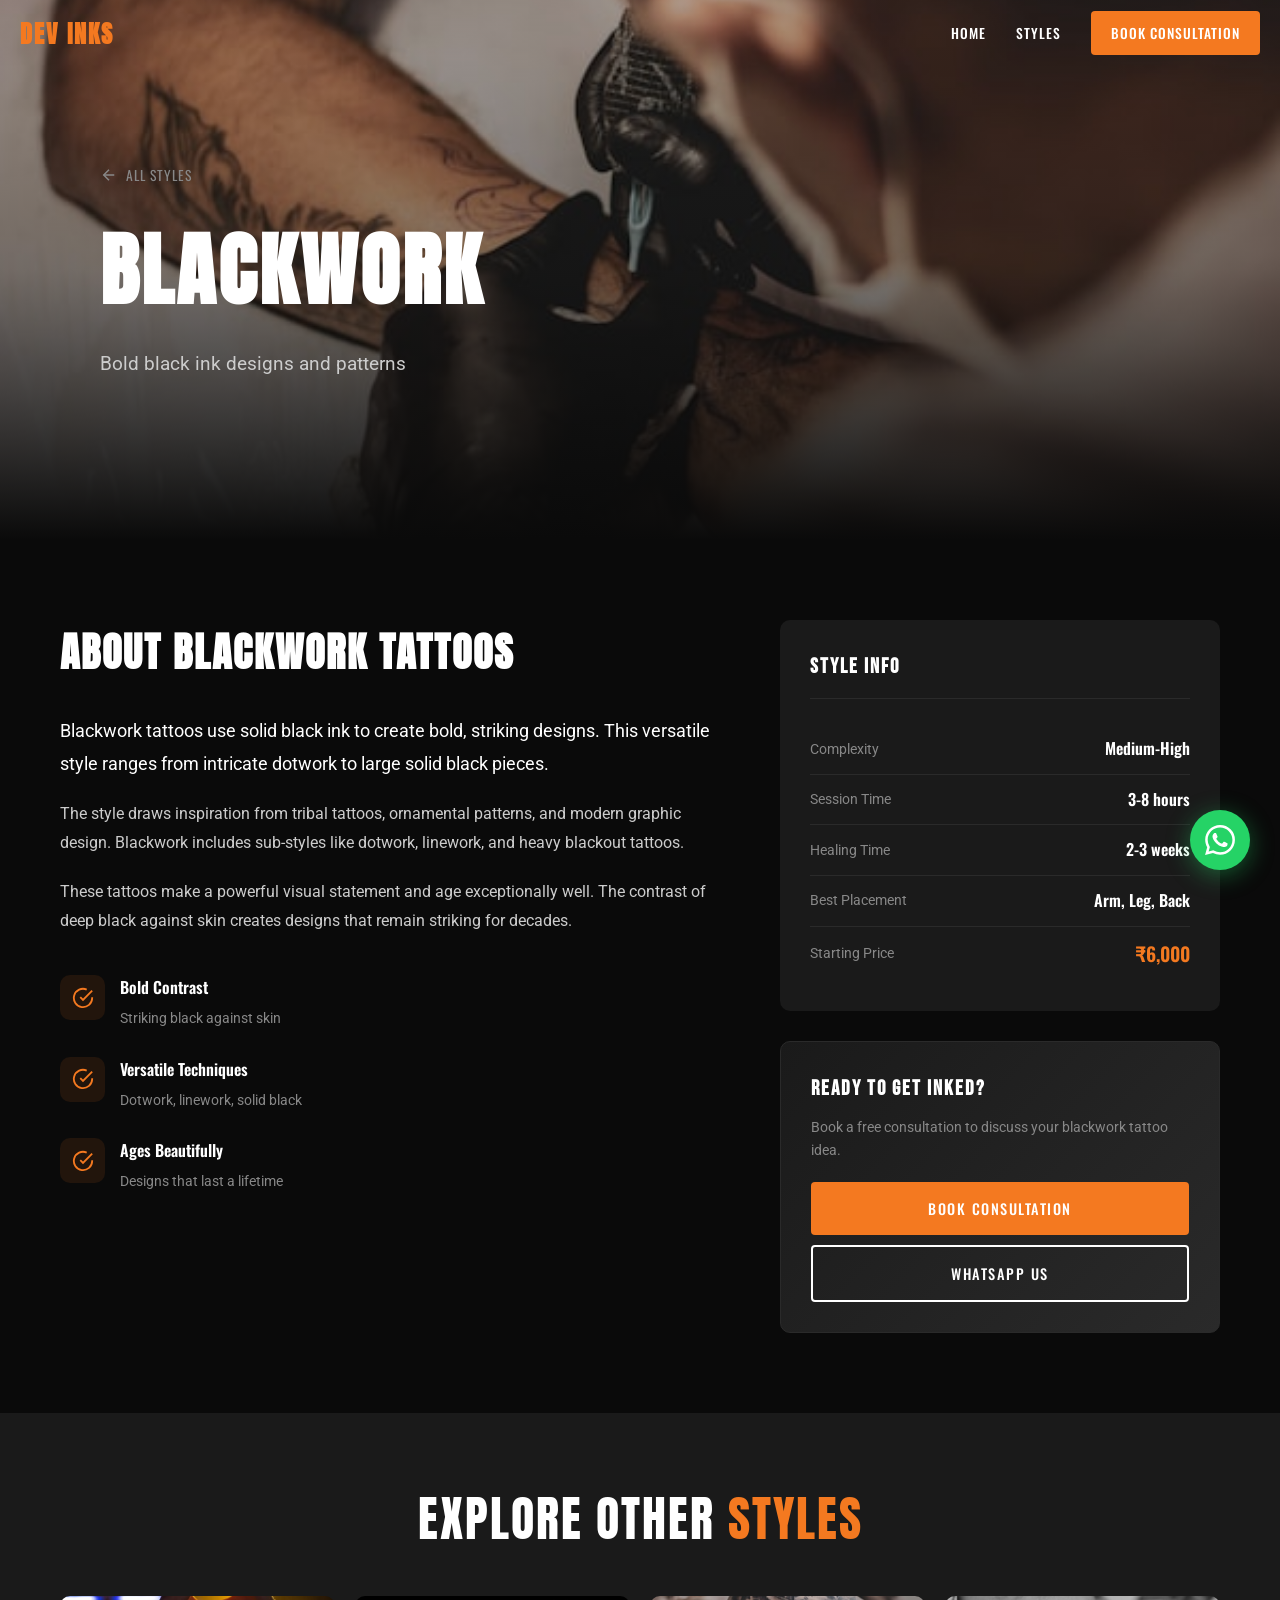
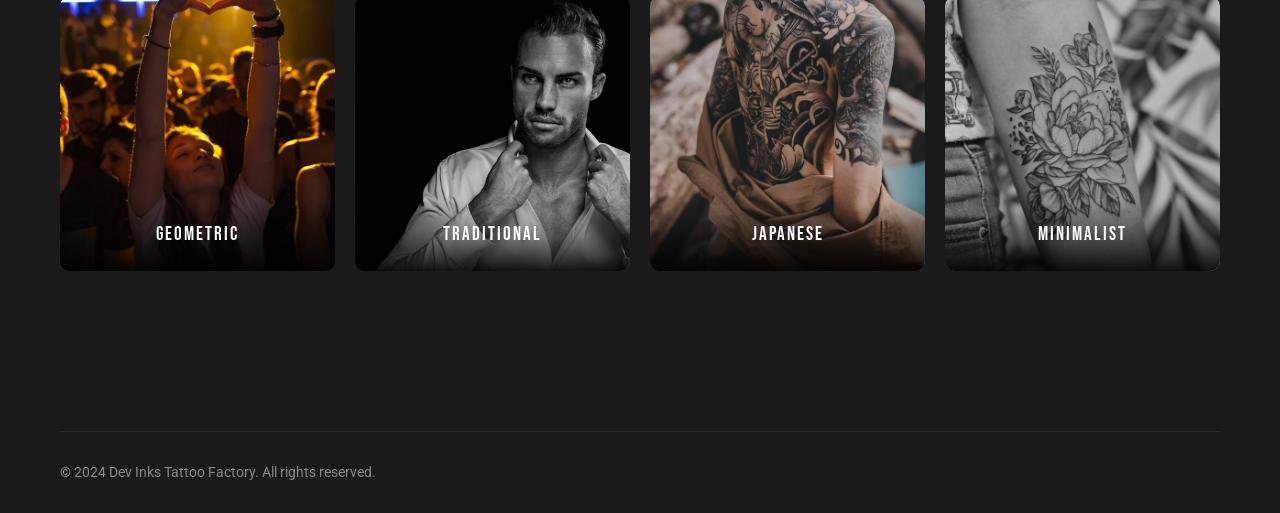
<file: styles/blackwork.html>
<!DOCTYPE html>
<html lang="en">
<head>
    <meta charset="UTF-8">
    <meta name="viewport" content="width=device-width, initial-scale=1.0">
    <title>Blackwork Tattoos | Dev Inks Tattoo Factory</title>
    <meta name="description" content="Bold blackwork tattoos with striking patterns and designs at Dev Inks Tattoo Factory.">
    <link rel="stylesheet" href="../styles.css">
    <link rel="preconnect" href="https://fonts.googleapis.com">
    <link rel="preconnect" href="https://fonts.gstatic.com" crossorigin>
    <link href="https://fonts.googleapis.com/css2?family=Anton&family=Bebas+Neue&family=Oswald:wght@400;500;600;700&family=Roboto:wght@300;400;500;700&family=Space+Grotesk:wght@400;500;600;700&display=swap" rel="stylesheet">
</head>
<body>
    <nav class="navbar scrolled">
        <div class="nav-container">
            <a href="../index.html" class="logo"><div class="logo-placeholder">DEV INKS</div></a>
            <ul class="nav-menu">
                <li><a href="../index.html" class="nav-link">Home</a></li>
                <li><a href="../index.html#styles" class="nav-link active">Styles</a></li>
                <li><a href="../index.html#contact" class="nav-link nav-cta">Book Consultation</a></li>
            </ul>
        </div>
    </nav>

    <section class="style-hero">
        <div class="style-hero-bg"><img src="../assets/images/style-blackwork.jpg" alt="Blackwork Tattoo"></div>
        <div class="style-hero-overlay"></div>
        <div class="style-hero-content">
            <a href="../index.html#styles" class="back-link"><svg viewBox="0 0 24 24" fill="none" stroke="currentColor" stroke-width="2"><line x1="19" y1="12" x2="5" y2="12"/><polyline points="12 19 5 12 12 5"/></svg>All Styles</a>
            <h1>Blackwork</h1>
            <p>Bold black ink designs and patterns</p>
        </div>
    </section>

    <section class="style-details">
        <div class="container">
            <div class="style-info-grid">
                <div class="style-description">
                    <h2>About <span class="highlight">Blackwork Tattoos</span></h2>
                    <p class="lead">Blackwork tattoos use solid black ink to create bold, striking designs. This versatile style ranges from intricate dotwork to large solid black pieces.</p>
                    <p>The style draws inspiration from tribal tattoos, ornamental patterns, and modern graphic design. Blackwork includes sub-styles like dotwork, linework, and heavy blackout tattoos.</p>
                    <p>These tattoos make a powerful visual statement and age exceptionally well. The contrast of deep black against skin creates designs that remain striking for decades.</p>
                    <div class="style-features">
                        <div class="feature">
                            <div class="feature-icon"><svg viewBox="0 0 24 24" fill="none" stroke="currentColor" stroke-width="2"><path d="M22 11.08V12a10 10 0 1 1-5.93-9.14"/><polyline points="22 4 12 14.01 9 11.01"/></svg></div>
                            <div><h4>Bold Contrast</h4><p>Striking black against skin</p></div>
                        </div>
                        <div class="feature">
                            <div class="feature-icon"><svg viewBox="0 0 24 24" fill="none" stroke="currentColor" stroke-width="2"><path d="M22 11.08V12a10 10 0 1 1-5.93-9.14"/><polyline points="22 4 12 14.01 9 11.01"/></svg></div>
                            <div><h4>Versatile Techniques</h4><p>Dotwork, linework, solid black</p></div>
                        </div>
                        <div class="feature">
                            <div class="feature-icon"><svg viewBox="0 0 24 24" fill="none" stroke="currentColor" stroke-width="2"><path d="M22 11.08V12a10 10 0 1 1-5.93-9.14"/><polyline points="22 4 12 14.01 9 11.01"/></svg></div>
                            <div><h4>Ages Beautifully</h4><p>Designs that last a lifetime</p></div>
                        </div>
                    </div>
                </div>
                <div class="style-sidebar">
                    <div class="style-meta">
                        <h3>Style Info</h3>
                        <div class="meta-item"><span class="meta-label">Complexity</span><span class="meta-value">Medium-High</span></div>
                        <div class="meta-item"><span class="meta-label">Session Time</span><span class="meta-value">3-8 hours</span></div>
                        <div class="meta-item"><span class="meta-label">Healing Time</span><span class="meta-value">2-3 weeks</span></div>
                        <div class="meta-item"><span class="meta-label">Best Placement</span><span class="meta-value">Arm, Leg, Back</span></div>
                        <div class="meta-item"><span class="meta-label">Starting Price</span><span class="meta-value highlight">₹6,000</span></div>
                    </div>
                    <div class="style-cta">
                        <h3>Ready to Get Inked?</h3>
                        <p>Book a free consultation to discuss your blackwork tattoo idea.</p>
                        <a href="../index.html#contact" class="btn btn-primary btn-full">Book Consultation</a>
                        <a href="https://wa.me/917838565883" class="btn btn-secondary btn-full" target="_blank">WhatsApp Us</a>
                    </div>
                </div>
            </div>
        </div>
    </section>

    <section class="other-styles">
        <div class="container">
            <h2 class="section-title">Explore Other <span class="highlight">Styles</span></h2>
            <div class="other-styles-grid">
                <a href="geometric.html" class="other-style-card"><img src="../assets/images/style-geometric.jpg" alt="Geometric"><span>Geometric</span></a>
                <a href="traditional.html" class="other-style-card"><img src="../assets/images/style-traditional.jpg" alt="Traditional"><span>Traditional</span></a>
                <a href="japanese.html" class="other-style-card"><img src="../assets/images/style-japanese.jpg" alt="Japanese"><span>Japanese</span></a>
                <a href="minimalist.html" class="other-style-card"><img src="../assets/images/style-minimalist.jpg" alt="Minimalist"><span>Minimalist</span></a>
            </div>
        </div>
    </section>

    <footer class="footer"><div class="container"><div class="footer-bottom"><p>&copy; 2024 Dev Inks Tattoo Factory. All rights reserved.</p></div></div></footer>
    <a href="https://wa.me/917838565883" target="_blank" class="whatsapp-float"><svg viewBox="0 0 24 24" fill="currentColor"><path d="M17.472 14.382c-.297-.149-1.758-.867-2.03-.967-.273-.099-.471-.148-.67.15-.197.297-.767.966-.94 1.164-.173.199-.347.223-.644.075-.297-.15-1.255-.463-2.39-1.475-.883-.788-1.48-1.761-1.653-2.059-.173-.297-.018-.458.13-.606.134-.133.298-.347.446-.52.149-.174.198-.298.298-.497.099-.198.05-.371-.025-.52-.075-.149-.669-1.612-.916-2.207-.242-.579-.487-.5-.669-.51-.173-.008-.371-.01-.57-.01-.198 0-.52.074-.792.372-.272.297-1.04 1.016-1.04 2.479 0 1.462 1.065 2.875 1.213 3.074.149.198 2.096 3.2 5.077 4.487.709.306 1.262.489 1.694.625.712.227 1.36.195 1.871.118.571-.085 1.758-.719 2.006-1.413.248-.694.248-1.289.173-1.413-.074-.124-.272-.198-.57-.347m-5.421 7.403h-.004a9.87 9.87 0 01-5.031-1.378l-.361-.214-3.741.982.998-3.648-.235-.374a9.86 9.86 0 01-1.51-5.26c.001-5.45 4.436-9.884 9.888-9.884 2.64 0 5.122 1.03 6.988 2.898a9.825 9.825 0 012.893 6.994c-.003 5.45-4.437 9.884-9.885 9.884m8.413-18.297A11.815 11.815 0 0012.05 0C5.495 0 .16 5.335.157 11.892c0 2.096.547 4.142 1.588 5.945L.057 24l6.305-1.654a11.882 11.882 0 005.683 1.448h.005c6.554 0 11.89-5.335 11.893-11.893a11.821 11.821 0 00-3.48-8.413z"/></svg></a>
    <script src="../script.js"></script>
</body>
</html>
</file>
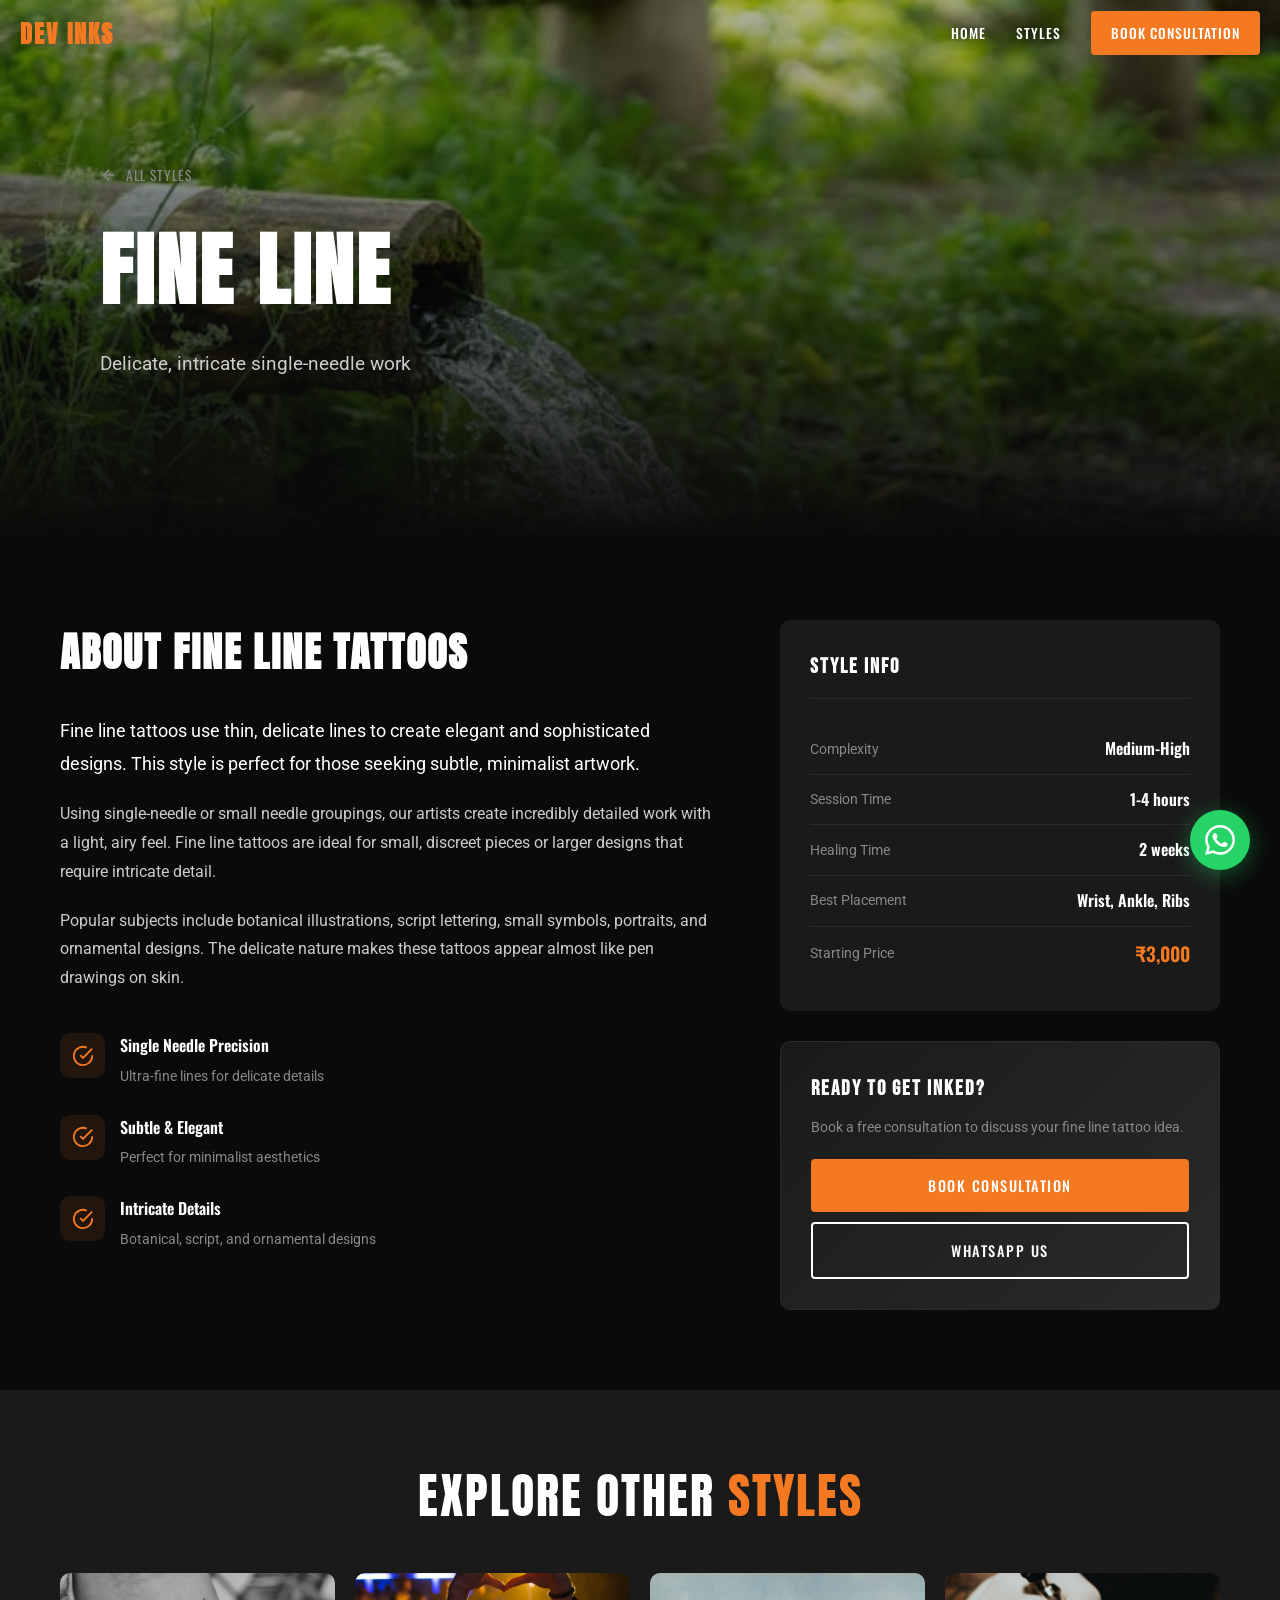
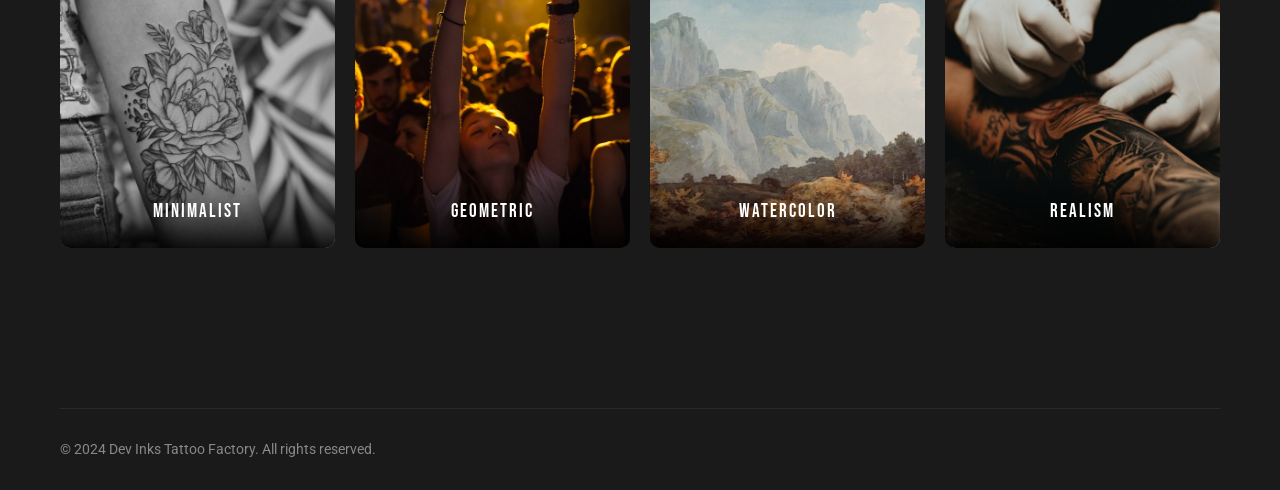
<file: styles/fineline.html>
<!DOCTYPE html>
<html lang="en">
<head>
    <meta charset="UTF-8">
    <meta name="viewport" content="width=device-width, initial-scale=1.0">
    <title>Fine Line Tattoos | Dev Inks Tattoo Factory</title>
    <meta name="description" content="Delicate fine line tattoos with intricate single-needle work at Dev Inks Tattoo Factory.">
    <link rel="stylesheet" href="../styles.css">
    <link rel="preconnect" href="https://fonts.googleapis.com">
    <link rel="preconnect" href="https://fonts.gstatic.com" crossorigin>
    <link href="https://fonts.googleapis.com/css2?family=Anton&family=Bebas+Neue&family=Oswald:wght@400;500;600;700&family=Roboto:wght@300;400;500;700&family=Space+Grotesk:wght@400;500;600;700&display=swap" rel="stylesheet">
</head>
<body>
    <nav class="navbar scrolled">
        <div class="nav-container">
            <a href="../index.html" class="logo"><div class="logo-placeholder">DEV INKS</div></a>
            <ul class="nav-menu">
                <li><a href="../index.html" class="nav-link">Home</a></li>
                <li><a href="../index.html#styles" class="nav-link active">Styles</a></li>
                <li><a href="../index.html#contact" class="nav-link nav-cta">Book Consultation</a></li>
            </ul>
        </div>
    </nav>

    <section class="style-hero">
        <div class="style-hero-bg"><img src="../assets/images/style-fineline.jpg" alt="Fine Line Tattoo"></div>
        <div class="style-hero-overlay"></div>
        <div class="style-hero-content">
            <a href="../index.html#styles" class="back-link"><svg viewBox="0 0 24 24" fill="none" stroke="currentColor" stroke-width="2"><line x1="19" y1="12" x2="5" y2="12"/><polyline points="12 19 5 12 12 5"/></svg>All Styles</a>
            <h1>Fine Line</h1>
            <p>Delicate, intricate single-needle work</p>
        </div>
    </section>

    <section class="style-details">
        <div class="container">
            <div class="style-info-grid">
                <div class="style-description">
                    <h2>About <span class="highlight">Fine Line Tattoos</span></h2>
                    <p class="lead">Fine line tattoos use thin, delicate lines to create elegant and sophisticated designs. This style is perfect for those seeking subtle, minimalist artwork.</p>
                    <p>Using single-needle or small needle groupings, our artists create incredibly detailed work with a light, airy feel. Fine line tattoos are ideal for small, discreet pieces or larger designs that require intricate detail.</p>
                    <p>Popular subjects include botanical illustrations, script lettering, small symbols, portraits, and ornamental designs. The delicate nature makes these tattoos appear almost like pen drawings on skin.</p>
                    <div class="style-features">
                        <div class="feature">
                            <div class="feature-icon"><svg viewBox="0 0 24 24" fill="none" stroke="currentColor" stroke-width="2"><path d="M22 11.08V12a10 10 0 1 1-5.93-9.14"/><polyline points="22 4 12 14.01 9 11.01"/></svg></div>
                            <div><h4>Single Needle Precision</h4><p>Ultra-fine lines for delicate details</p></div>
                        </div>
                        <div class="feature">
                            <div class="feature-icon"><svg viewBox="0 0 24 24" fill="none" stroke="currentColor" stroke-width="2"><path d="M22 11.08V12a10 10 0 1 1-5.93-9.14"/><polyline points="22 4 12 14.01 9 11.01"/></svg></div>
                            <div><h4>Subtle & Elegant</h4><p>Perfect for minimalist aesthetics</p></div>
                        </div>
                        <div class="feature">
                            <div class="feature-icon"><svg viewBox="0 0 24 24" fill="none" stroke="currentColor" stroke-width="2"><path d="M22 11.08V12a10 10 0 1 1-5.93-9.14"/><polyline points="22 4 12 14.01 9 11.01"/></svg></div>
                            <div><h4>Intricate Details</h4><p>Botanical, script, and ornamental designs</p></div>
                        </div>
                    </div>
                </div>
                <div class="style-sidebar">
                    <div class="style-meta">
                        <h3>Style Info</h3>
                        <div class="meta-item"><span class="meta-label">Complexity</span><span class="meta-value">Medium-High</span></div>
                        <div class="meta-item"><span class="meta-label">Session Time</span><span class="meta-value">1-4 hours</span></div>
                        <div class="meta-item"><span class="meta-label">Healing Time</span><span class="meta-value">2 weeks</span></div>
                        <div class="meta-item"><span class="meta-label">Best Placement</span><span class="meta-value">Wrist, Ankle, Ribs</span></div>
                        <div class="meta-item"><span class="meta-label">Starting Price</span><span class="meta-value highlight">₹3,000</span></div>
                    </div>
                    <div class="style-cta">
                        <h3>Ready to Get Inked?</h3>
                        <p>Book a free consultation to discuss your fine line tattoo idea.</p>
                        <a href="../index.html#contact" class="btn btn-primary btn-full">Book Consultation</a>
                        <a href="https://wa.me/917838565883" class="btn btn-secondary btn-full" target="_blank">WhatsApp Us</a>
                    </div>
                </div>
            </div>
        </div>
    </section>

    <section class="other-styles">
        <div class="container">
            <h2 class="section-title">Explore Other <span class="highlight">Styles</span></h2>
            <div class="other-styles-grid">
                <a href="minimalist.html" class="other-style-card"><img src="../assets/images/style-minimalist.jpg" alt="Minimalist"><span>Minimalist</span></a>
                <a href="geometric.html" class="other-style-card"><img src="../assets/images/style-geometric.jpg" alt="Geometric"><span>Geometric</span></a>
                <a href="watercolor.html" class="other-style-card"><img src="../assets/images/style-watercolor.jpg" alt="Watercolor"><span>Watercolor</span></a>
                <a href="realism.html" class="other-style-card"><img src="../assets/images/style-realism.jpg" alt="Realism"><span>Realism</span></a>
            </div>
        </div>
    </section>

    <footer class="footer"><div class="container"><div class="footer-bottom"><p>&copy; 2024 Dev Inks Tattoo Factory. All rights reserved.</p></div></div></footer>
    <a href="https://wa.me/917838565883" target="_blank" class="whatsapp-float"><svg viewBox="0 0 24 24" fill="currentColor"><path d="M17.472 14.382c-.297-.149-1.758-.867-2.03-.967-.273-.099-.471-.148-.67.15-.197.297-.767.966-.94 1.164-.173.199-.347.223-.644.075-.297-.15-1.255-.463-2.39-1.475-.883-.788-1.48-1.761-1.653-2.059-.173-.297-.018-.458.13-.606.134-.133.298-.347.446-.52.149-.174.198-.298.298-.497.099-.198.05-.371-.025-.52-.075-.149-.669-1.612-.916-2.207-.242-.579-.487-.5-.669-.51-.173-.008-.371-.01-.57-.01-.198 0-.52.074-.792.372-.272.297-1.04 1.016-1.04 2.479 0 1.462 1.065 2.875 1.213 3.074.149.198 2.096 3.2 5.077 4.487.709.306 1.262.489 1.694.625.712.227 1.36.195 1.871.118.571-.085 1.758-.719 2.006-1.413.248-.694.248-1.289.173-1.413-.074-.124-.272-.198-.57-.347m-5.421 7.403h-.004a9.87 9.87 0 01-5.031-1.378l-.361-.214-3.741.982.998-3.648-.235-.374a9.86 9.86 0 01-1.51-5.26c.001-5.45 4.436-9.884 9.888-9.884 2.64 0 5.122 1.03 6.988 2.898a9.825 9.825 0 012.893 6.994c-.003 5.45-4.437 9.884-9.885 9.884m8.413-18.297A11.815 11.815 0 0012.05 0C5.495 0 .16 5.335.157 11.892c0 2.096.547 4.142 1.588 5.945L.057 24l6.305-1.654a11.882 11.882 0 005.683 1.448h.005c6.554 0 11.89-5.335 11.893-11.893a11.821 11.821 0 00-3.48-8.413z"/></svg></a>
    <script src="../script.js"></script>
</body>
</html>
</file>
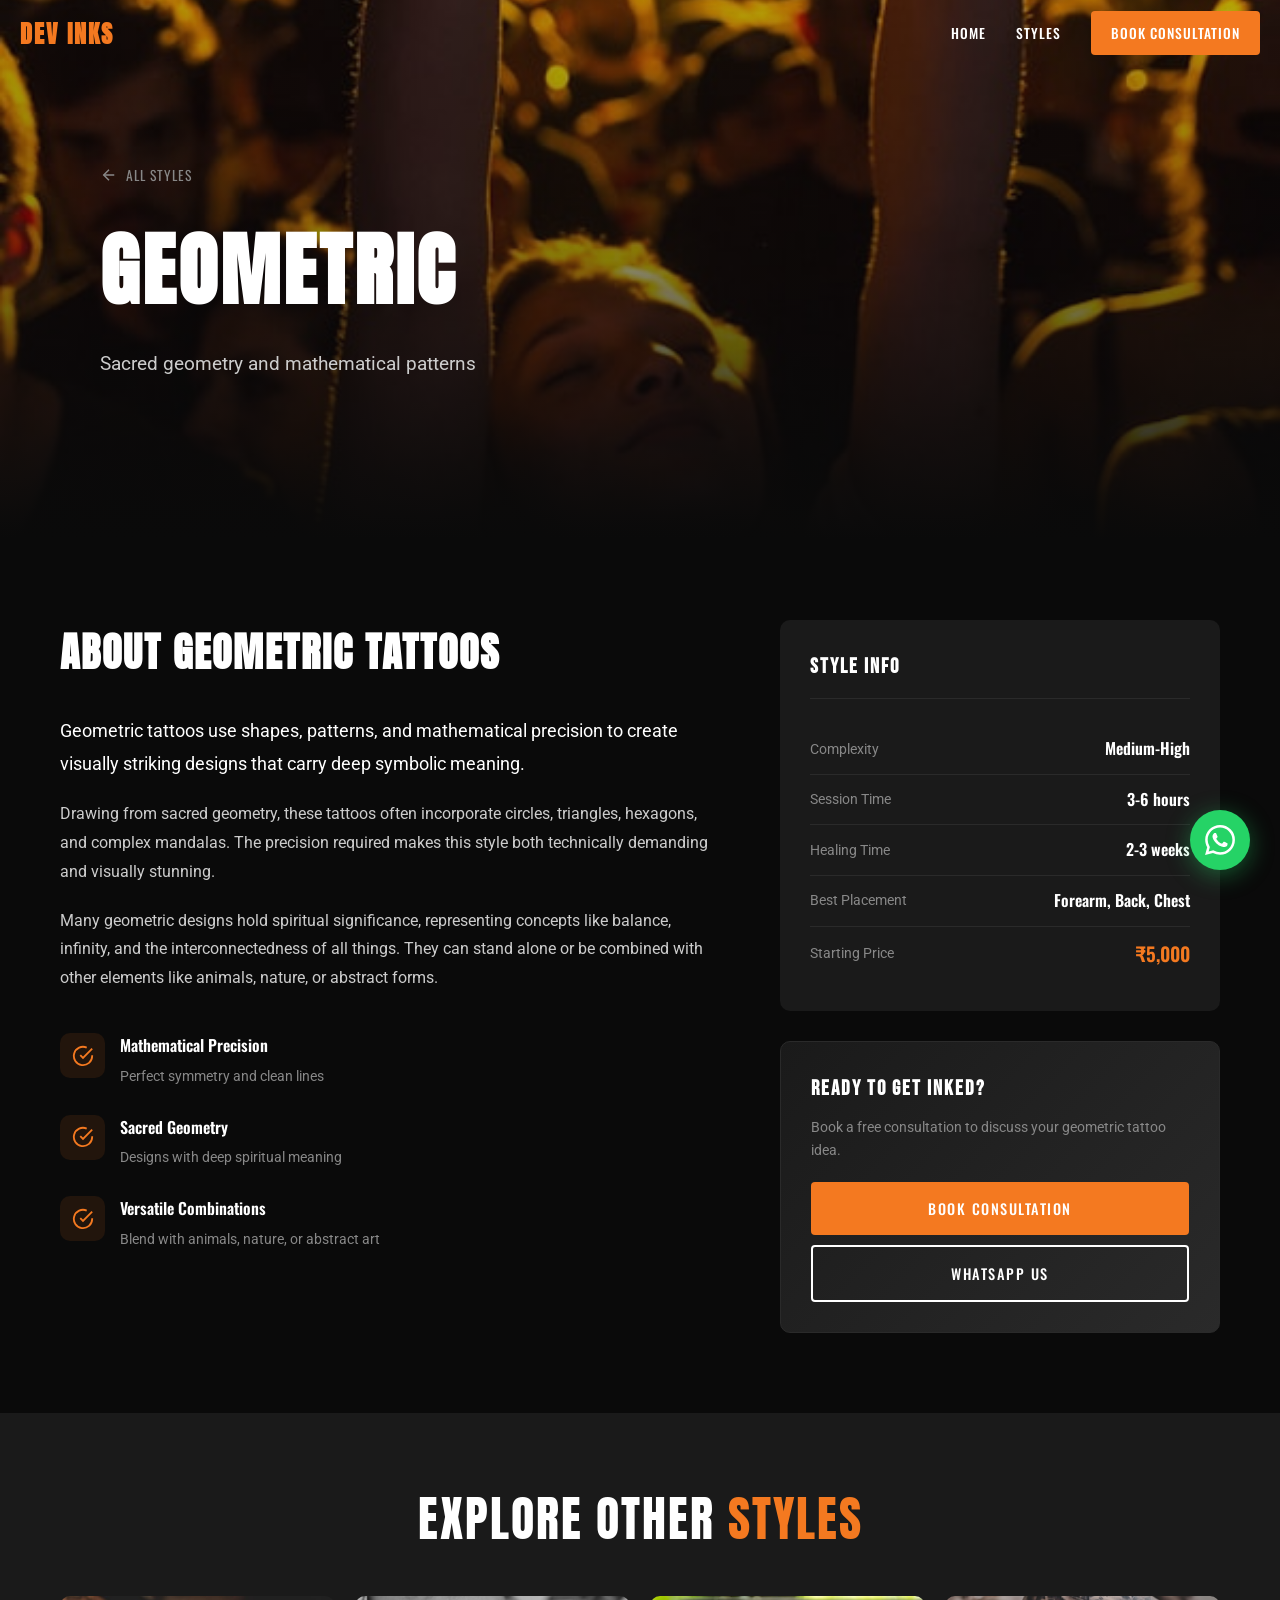
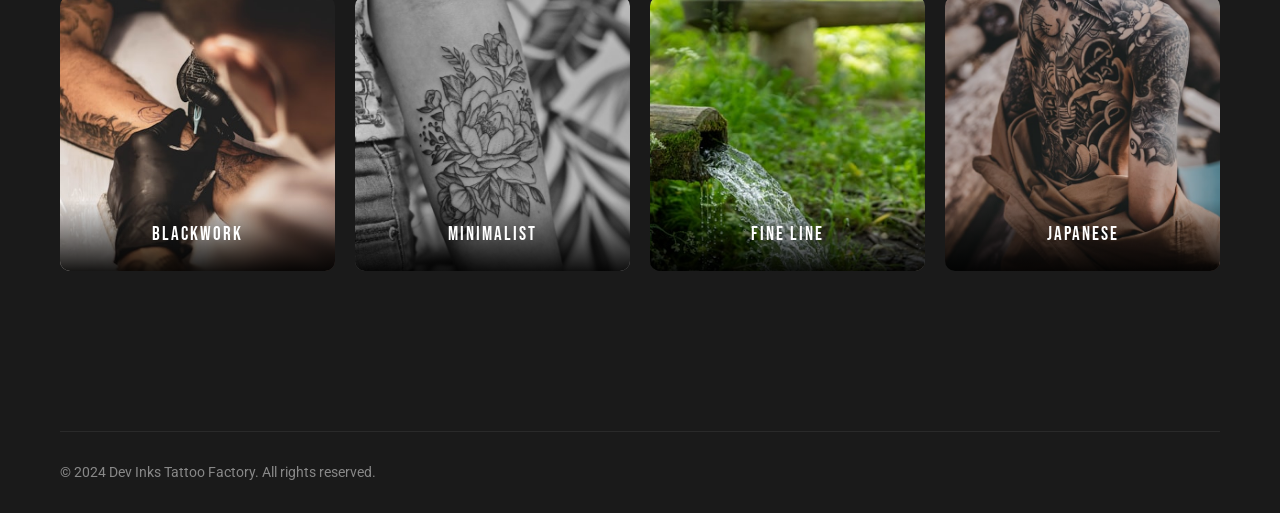
<file: styles/geometric.html>
<!DOCTYPE html>
<html lang="en">
<head>
    <meta charset="UTF-8">
    <meta name="viewport" content="width=device-width, initial-scale=1.0">
    <title>Geometric Tattoos | Dev Inks Tattoo Factory</title>
    <meta name="description" content="Sacred geometry and mathematical pattern tattoos at Dev Inks Tattoo Factory.">
    <link rel="stylesheet" href="../styles.css">
    <link rel="preconnect" href="https://fonts.googleapis.com">
    <link rel="preconnect" href="https://fonts.gstatic.com" crossorigin>
    <link href="https://fonts.googleapis.com/css2?family=Anton&family=Bebas+Neue&family=Oswald:wght@400;500;600;700&family=Roboto:wght@300;400;500;700&family=Space+Grotesk:wght@400;500;600;700&display=swap" rel="stylesheet">
</head>
<body>
    <nav class="navbar scrolled">
        <div class="nav-container">
            <a href="../index.html" class="logo"><div class="logo-placeholder">DEV INKS</div></a>
            <ul class="nav-menu">
                <li><a href="../index.html" class="nav-link">Home</a></li>
                <li><a href="../index.html#styles" class="nav-link active">Styles</a></li>
                <li><a href="../index.html#contact" class="nav-link nav-cta">Book Consultation</a></li>
            </ul>
        </div>
    </nav>

    <section class="style-hero">
        <div class="style-hero-bg"><img src="../assets/images/style-geometric.jpg" alt="Geometric Tattoo"></div>
        <div class="style-hero-overlay"></div>
        <div class="style-hero-content">
            <a href="../index.html#styles" class="back-link"><svg viewBox="0 0 24 24" fill="none" stroke="currentColor" stroke-width="2"><line x1="19" y1="12" x2="5" y2="12"/><polyline points="12 19 5 12 12 5"/></svg>All Styles</a>
            <h1>Geometric</h1>
            <p>Sacred geometry and mathematical patterns</p>
        </div>
    </section>

    <section class="style-details">
        <div class="container">
            <div class="style-info-grid">
                <div class="style-description">
                    <h2>About <span class="highlight">Geometric Tattoos</span></h2>
                    <p class="lead">Geometric tattoos use shapes, patterns, and mathematical precision to create visually striking designs that carry deep symbolic meaning.</p>
                    <p>Drawing from sacred geometry, these tattoos often incorporate circles, triangles, hexagons, and complex mandalas. The precision required makes this style both technically demanding and visually stunning.</p>
                    <p>Many geometric designs hold spiritual significance, representing concepts like balance, infinity, and the interconnectedness of all things. They can stand alone or be combined with other elements like animals, nature, or abstract forms.</p>
                    <div class="style-features">
                        <div class="feature">
                            <div class="feature-icon"><svg viewBox="0 0 24 24" fill="none" stroke="currentColor" stroke-width="2"><path d="M22 11.08V12a10 10 0 1 1-5.93-9.14"/><polyline points="22 4 12 14.01 9 11.01"/></svg></div>
                            <div><h4>Mathematical Precision</h4><p>Perfect symmetry and clean lines</p></div>
                        </div>
                        <div class="feature">
                            <div class="feature-icon"><svg viewBox="0 0 24 24" fill="none" stroke="currentColor" stroke-width="2"><path d="M22 11.08V12a10 10 0 1 1-5.93-9.14"/><polyline points="22 4 12 14.01 9 11.01"/></svg></div>
                            <div><h4>Sacred Geometry</h4><p>Designs with deep spiritual meaning</p></div>
                        </div>
                        <div class="feature">
                            <div class="feature-icon"><svg viewBox="0 0 24 24" fill="none" stroke="currentColor" stroke-width="2"><path d="M22 11.08V12a10 10 0 1 1-5.93-9.14"/><polyline points="22 4 12 14.01 9 11.01"/></svg></div>
                            <div><h4>Versatile Combinations</h4><p>Blend with animals, nature, or abstract art</p></div>
                        </div>
                    </div>
                </div>
                <div class="style-sidebar">
                    <div class="style-meta">
                        <h3>Style Info</h3>
                        <div class="meta-item"><span class="meta-label">Complexity</span><span class="meta-value">Medium-High</span></div>
                        <div class="meta-item"><span class="meta-label">Session Time</span><span class="meta-value">3-6 hours</span></div>
                        <div class="meta-item"><span class="meta-label">Healing Time</span><span class="meta-value">2-3 weeks</span></div>
                        <div class="meta-item"><span class="meta-label">Best Placement</span><span class="meta-value">Forearm, Back, Chest</span></div>
                        <div class="meta-item"><span class="meta-label">Starting Price</span><span class="meta-value highlight">₹5,000</span></div>
                    </div>
                    <div class="style-cta">
                        <h3>Ready to Get Inked?</h3>
                        <p>Book a free consultation to discuss your geometric tattoo idea.</p>
                        <a href="../index.html#contact" class="btn btn-primary btn-full">Book Consultation</a>
                        <a href="https://wa.me/917838565883" class="btn btn-secondary btn-full" target="_blank">WhatsApp Us</a>
                    </div>
                </div>
            </div>
        </div>
    </section>

    <section class="other-styles">
        <div class="container">
            <h2 class="section-title">Explore Other <span class="highlight">Styles</span></h2>
            <div class="other-styles-grid">
                <a href="blackwork.html" class="other-style-card"><img src="../assets/images/style-blackwork.jpg" alt="Blackwork"><span>Blackwork</span></a>
                <a href="minimalist.html" class="other-style-card"><img src="../assets/images/style-minimalist.jpg" alt="Minimalist"><span>Minimalist</span></a>
                <a href="fineline.html" class="other-style-card"><img src="../assets/images/style-fineline.jpg" alt="Fine Line"><span>Fine Line</span></a>
                <a href="japanese.html" class="other-style-card"><img src="../assets/images/style-japanese.jpg" alt="Japanese"><span>Japanese</span></a>
            </div>
        </div>
    </section>

    <footer class="footer"><div class="container"><div class="footer-bottom"><p>&copy; 2024 Dev Inks Tattoo Factory. All rights reserved.</p></div></div></footer>
    <a href="https://wa.me/917838565883" target="_blank" class="whatsapp-float"><svg viewBox="0 0 24 24" fill="currentColor"><path d="M17.472 14.382c-.297-.149-1.758-.867-2.03-.967-.273-.099-.471-.148-.67.15-.197.297-.767.966-.94 1.164-.173.199-.347.223-.644.075-.297-.15-1.255-.463-2.39-1.475-.883-.788-1.48-1.761-1.653-2.059-.173-.297-.018-.458.13-.606.134-.133.298-.347.446-.52.149-.174.198-.298.298-.497.099-.198.05-.371-.025-.52-.075-.149-.669-1.612-.916-2.207-.242-.579-.487-.5-.669-.51-.173-.008-.371-.01-.57-.01-.198 0-.52.074-.792.372-.272.297-1.04 1.016-1.04 2.479 0 1.462 1.065 2.875 1.213 3.074.149.198 2.096 3.2 5.077 4.487.709.306 1.262.489 1.694.625.712.227 1.36.195 1.871.118.571-.085 1.758-.719 2.006-1.413.248-.694.248-1.289.173-1.413-.074-.124-.272-.198-.57-.347m-5.421 7.403h-.004a9.87 9.87 0 01-5.031-1.378l-.361-.214-3.741.982.998-3.648-.235-.374a9.86 9.86 0 01-1.51-5.26c.001-5.45 4.436-9.884 9.888-9.884 2.64 0 5.122 1.03 6.988 2.898a9.825 9.825 0 012.893 6.994c-.003 5.45-4.437 9.884-9.885 9.884m8.413-18.297A11.815 11.815 0 0012.05 0C5.495 0 .16 5.335.157 11.892c0 2.096.547 4.142 1.588 5.945L.057 24l6.305-1.654a11.882 11.882 0 005.683 1.448h.005c6.554 0 11.89-5.335 11.893-11.893a11.821 11.821 0 00-3.48-8.413z"/></svg></a>
    <script src="../script.js"></script>
</body>
</html>
</file>
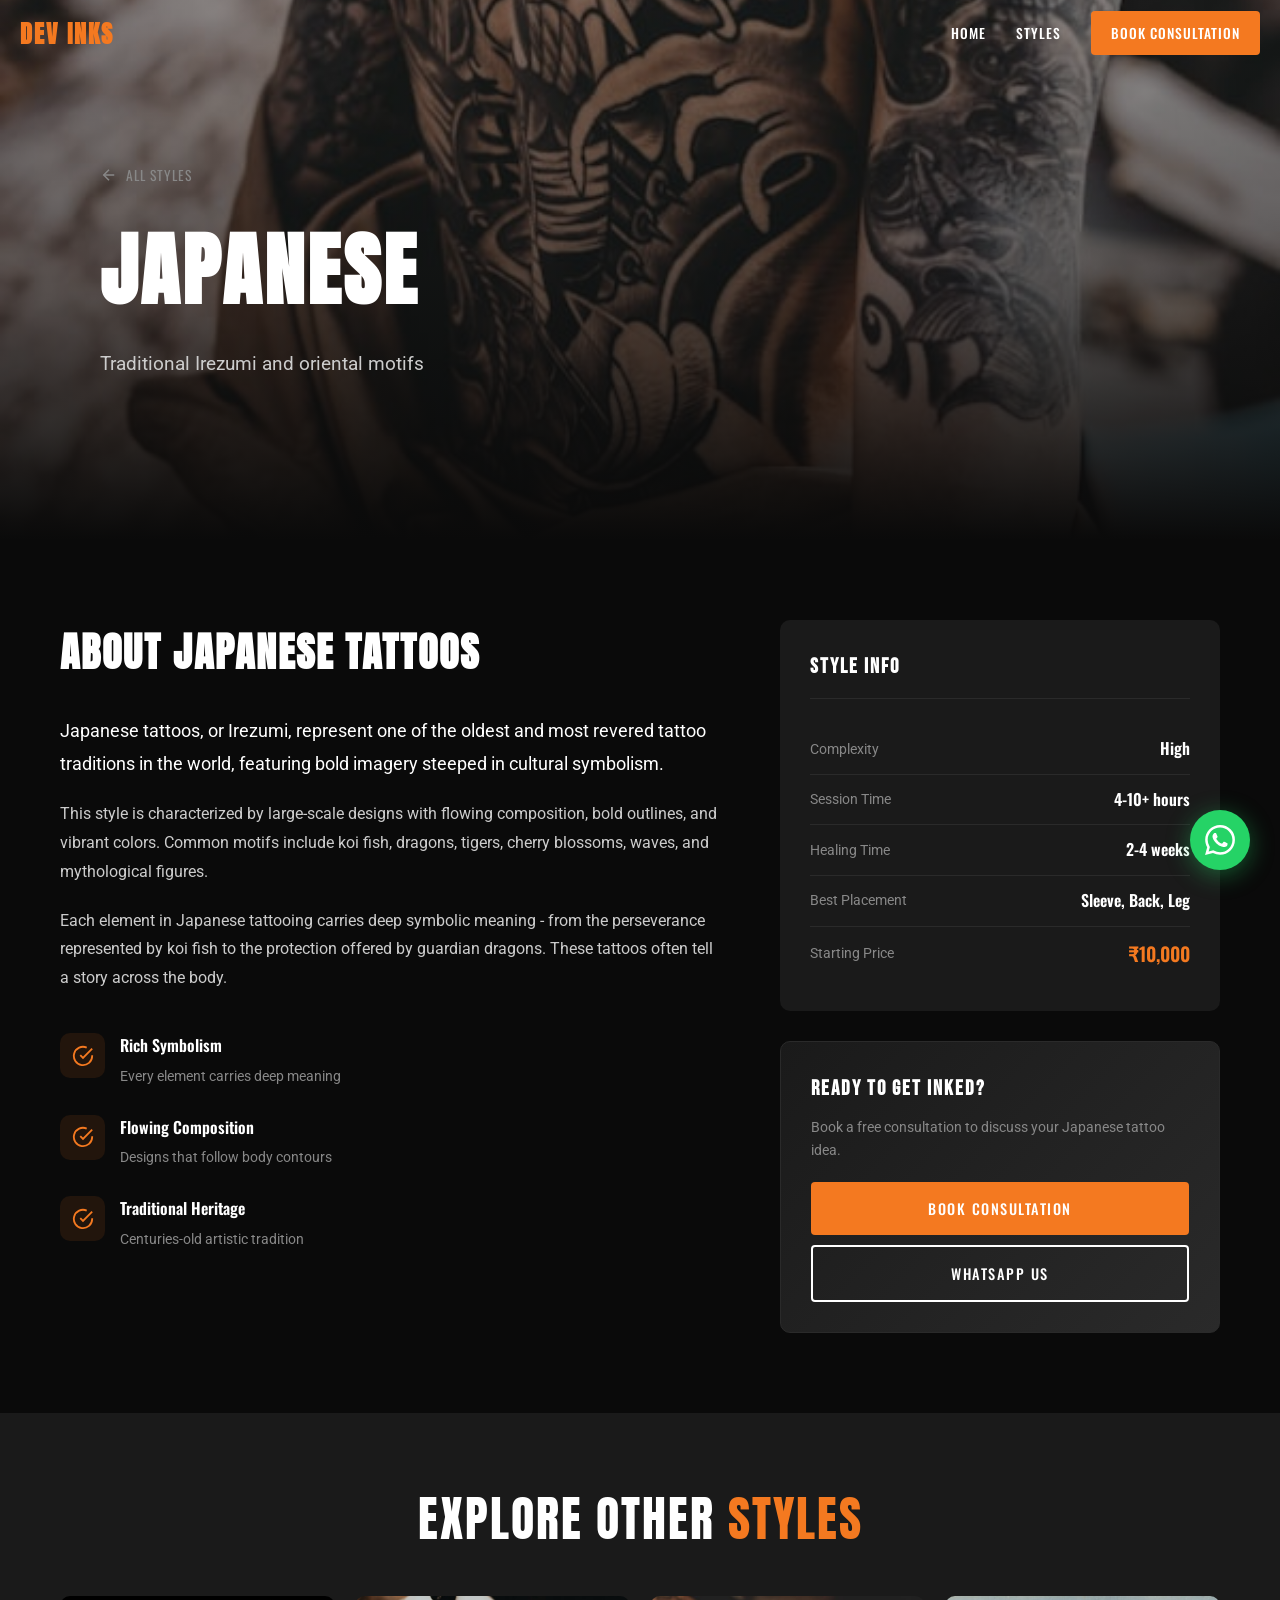
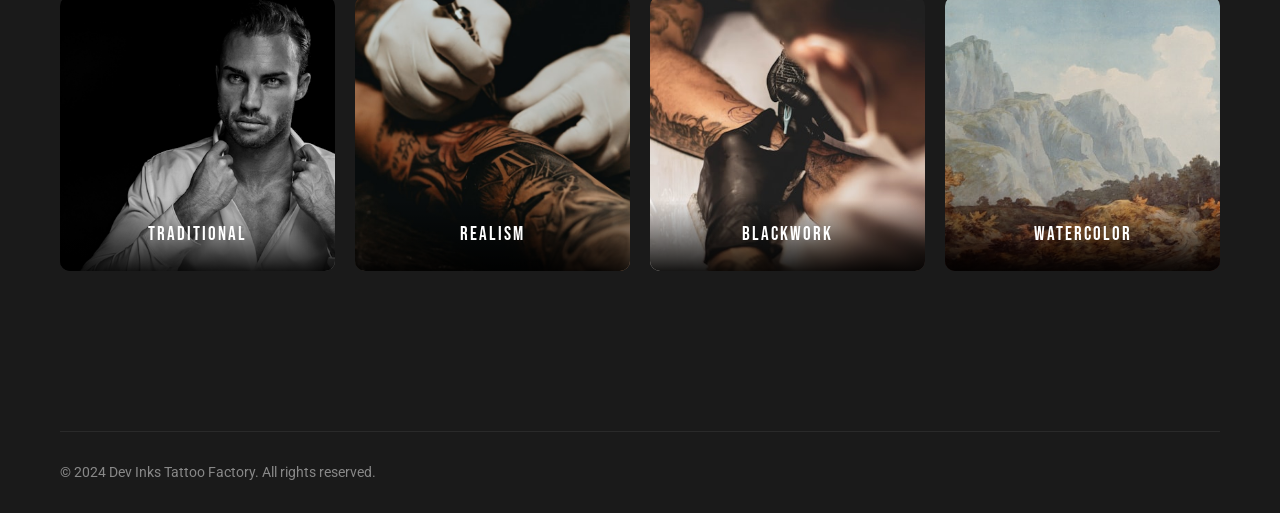
<file: styles/japanese.html>
<!DOCTYPE html>
<html lang="en">
<head>
    <meta charset="UTF-8">
    <meta name="viewport" content="width=device-width, initial-scale=1.0">
    <title>Japanese Tattoos | Dev Inks Tattoo Factory</title>
    <meta name="description" content="Traditional Japanese Irezumi tattoos with oriental motifs at Dev Inks Tattoo Factory.">
    <link rel="stylesheet" href="../styles.css">
    <link rel="preconnect" href="https://fonts.googleapis.com">
    <link rel="preconnect" href="https://fonts.gstatic.com" crossorigin>
    <link href="https://fonts.googleapis.com/css2?family=Anton&family=Bebas+Neue&family=Oswald:wght@400;500;600;700&family=Roboto:wght@300;400;500;700&family=Space+Grotesk:wght@400;500;600;700&display=swap" rel="stylesheet">
</head>
<body>
    <nav class="navbar scrolled">
        <div class="nav-container">
            <a href="../index.html" class="logo"><div class="logo-placeholder">DEV INKS</div></a>
            <ul class="nav-menu">
                <li><a href="../index.html" class="nav-link">Home</a></li>
                <li><a href="../index.html#styles" class="nav-link active">Styles</a></li>
                <li><a href="../index.html#contact" class="nav-link nav-cta">Book Consultation</a></li>
            </ul>
        </div>
    </nav>

    <section class="style-hero">
        <div class="style-hero-bg"><img src="../assets/images/style-japanese.jpg" alt="Japanese Tattoo"></div>
        <div class="style-hero-overlay"></div>
        <div class="style-hero-content">
            <a href="../index.html#styles" class="back-link"><svg viewBox="0 0 24 24" fill="none" stroke="currentColor" stroke-width="2"><line x1="19" y1="12" x2="5" y2="12"/><polyline points="12 19 5 12 12 5"/></svg>All Styles</a>
            <h1>Japanese</h1>
            <p>Traditional Irezumi and oriental motifs</p>
        </div>
    </section>

    <section class="style-details">
        <div class="container">
            <div class="style-info-grid">
                <div class="style-description">
                    <h2>About <span class="highlight">Japanese Tattoos</span></h2>
                    <p class="lead">Japanese tattoos, or Irezumi, represent one of the oldest and most revered tattoo traditions in the world, featuring bold imagery steeped in cultural symbolism.</p>
                    <p>This style is characterized by large-scale designs with flowing composition, bold outlines, and vibrant colors. Common motifs include koi fish, dragons, tigers, cherry blossoms, waves, and mythological figures.</p>
                    <p>Each element in Japanese tattooing carries deep symbolic meaning - from the perseverance represented by koi fish to the protection offered by guardian dragons. These tattoos often tell a story across the body.</p>
                    <div class="style-features">
                        <div class="feature">
                            <div class="feature-icon"><svg viewBox="0 0 24 24" fill="none" stroke="currentColor" stroke-width="2"><path d="M22 11.08V12a10 10 0 1 1-5.93-9.14"/><polyline points="22 4 12 14.01 9 11.01"/></svg></div>
                            <div><h4>Rich Symbolism</h4><p>Every element carries deep meaning</p></div>
                        </div>
                        <div class="feature">
                            <div class="feature-icon"><svg viewBox="0 0 24 24" fill="none" stroke="currentColor" stroke-width="2"><path d="M22 11.08V12a10 10 0 1 1-5.93-9.14"/><polyline points="22 4 12 14.01 9 11.01"/></svg></div>
                            <div><h4>Flowing Composition</h4><p>Designs that follow body contours</p></div>
                        </div>
                        <div class="feature">
                            <div class="feature-icon"><svg viewBox="0 0 24 24" fill="none" stroke="currentColor" stroke-width="2"><path d="M22 11.08V12a10 10 0 1 1-5.93-9.14"/><polyline points="22 4 12 14.01 9 11.01"/></svg></div>
                            <div><h4>Traditional Heritage</h4><p>Centuries-old artistic tradition</p></div>
                        </div>
                    </div>
                </div>
                <div class="style-sidebar">
                    <div class="style-meta">
                        <h3>Style Info</h3>
                        <div class="meta-item"><span class="meta-label">Complexity</span><span class="meta-value">High</span></div>
                        <div class="meta-item"><span class="meta-label">Session Time</span><span class="meta-value">4-10+ hours</span></div>
                        <div class="meta-item"><span class="meta-label">Healing Time</span><span class="meta-value">2-4 weeks</span></div>
                        <div class="meta-item"><span class="meta-label">Best Placement</span><span class="meta-value">Sleeve, Back, Leg</span></div>
                        <div class="meta-item"><span class="meta-label">Starting Price</span><span class="meta-value highlight">₹10,000</span></div>
                    </div>
                    <div class="style-cta">
                        <h3>Ready to Get Inked?</h3>
                        <p>Book a free consultation to discuss your Japanese tattoo idea.</p>
                        <a href="../index.html#contact" class="btn btn-primary btn-full">Book Consultation</a>
                        <a href="https://wa.me/917838565883" class="btn btn-secondary btn-full" target="_blank">WhatsApp Us</a>
                    </div>
                </div>
            </div>
        </div>
    </section>

    <section class="other-styles">
        <div class="container">
            <h2 class="section-title">Explore Other <span class="highlight">Styles</span></h2>
            <div class="other-styles-grid">
                <a href="traditional.html" class="other-style-card"><img src="../assets/images/style-traditional.jpg" alt="Traditional"><span>Traditional</span></a>
                <a href="realism.html" class="other-style-card"><img src="../assets/images/style-realism.jpg" alt="Realism"><span>Realism</span></a>
                <a href="blackwork.html" class="other-style-card"><img src="../assets/images/style-blackwork.jpg" alt="Blackwork"><span>Blackwork</span></a>
                <a href="watercolor.html" class="other-style-card"><img src="../assets/images/style-watercolor.jpg" alt="Watercolor"><span>Watercolor</span></a>
            </div>
        </div>
    </section>

    <footer class="footer"><div class="container"><div class="footer-bottom"><p>&copy; 2024 Dev Inks Tattoo Factory. All rights reserved.</p></div></div></footer>
    <a href="https://wa.me/917838565883" target="_blank" class="whatsapp-float"><svg viewBox="0 0 24 24" fill="currentColor"><path d="M17.472 14.382c-.297-.149-1.758-.867-2.03-.967-.273-.099-.471-.148-.67.15-.197.297-.767.966-.94 1.164-.173.199-.347.223-.644.075-.297-.15-1.255-.463-2.39-1.475-.883-.788-1.48-1.761-1.653-2.059-.173-.297-.018-.458.13-.606.134-.133.298-.347.446-.52.149-.174.198-.298.298-.497.099-.198.05-.371-.025-.52-.075-.149-.669-1.612-.916-2.207-.242-.579-.487-.5-.669-.51-.173-.008-.371-.01-.57-.01-.198 0-.52.074-.792.372-.272.297-1.04 1.016-1.04 2.479 0 1.462 1.065 2.875 1.213 3.074.149.198 2.096 3.2 5.077 4.487.709.306 1.262.489 1.694.625.712.227 1.36.195 1.871.118.571-.085 1.758-.719 2.006-1.413.248-.694.248-1.289.173-1.413-.074-.124-.272-.198-.57-.347m-5.421 7.403h-.004a9.87 9.87 0 01-5.031-1.378l-.361-.214-3.741.982.998-3.648-.235-.374a9.86 9.86 0 01-1.51-5.26c.001-5.45 4.436-9.884 9.888-9.884 2.64 0 5.122 1.03 6.988 2.898a9.825 9.825 0 012.893 6.994c-.003 5.45-4.437 9.884-9.885 9.884m8.413-18.297A11.815 11.815 0 0012.05 0C5.495 0 .16 5.335.157 11.892c0 2.096.547 4.142 1.588 5.945L.057 24l6.305-1.654a11.882 11.882 0 005.683 1.448h.005c6.554 0 11.89-5.335 11.893-11.893a11.821 11.821 0 00-3.48-8.413z"/></svg></a>
    <script src="../script.js"></script>
</body>
</html>
</file>
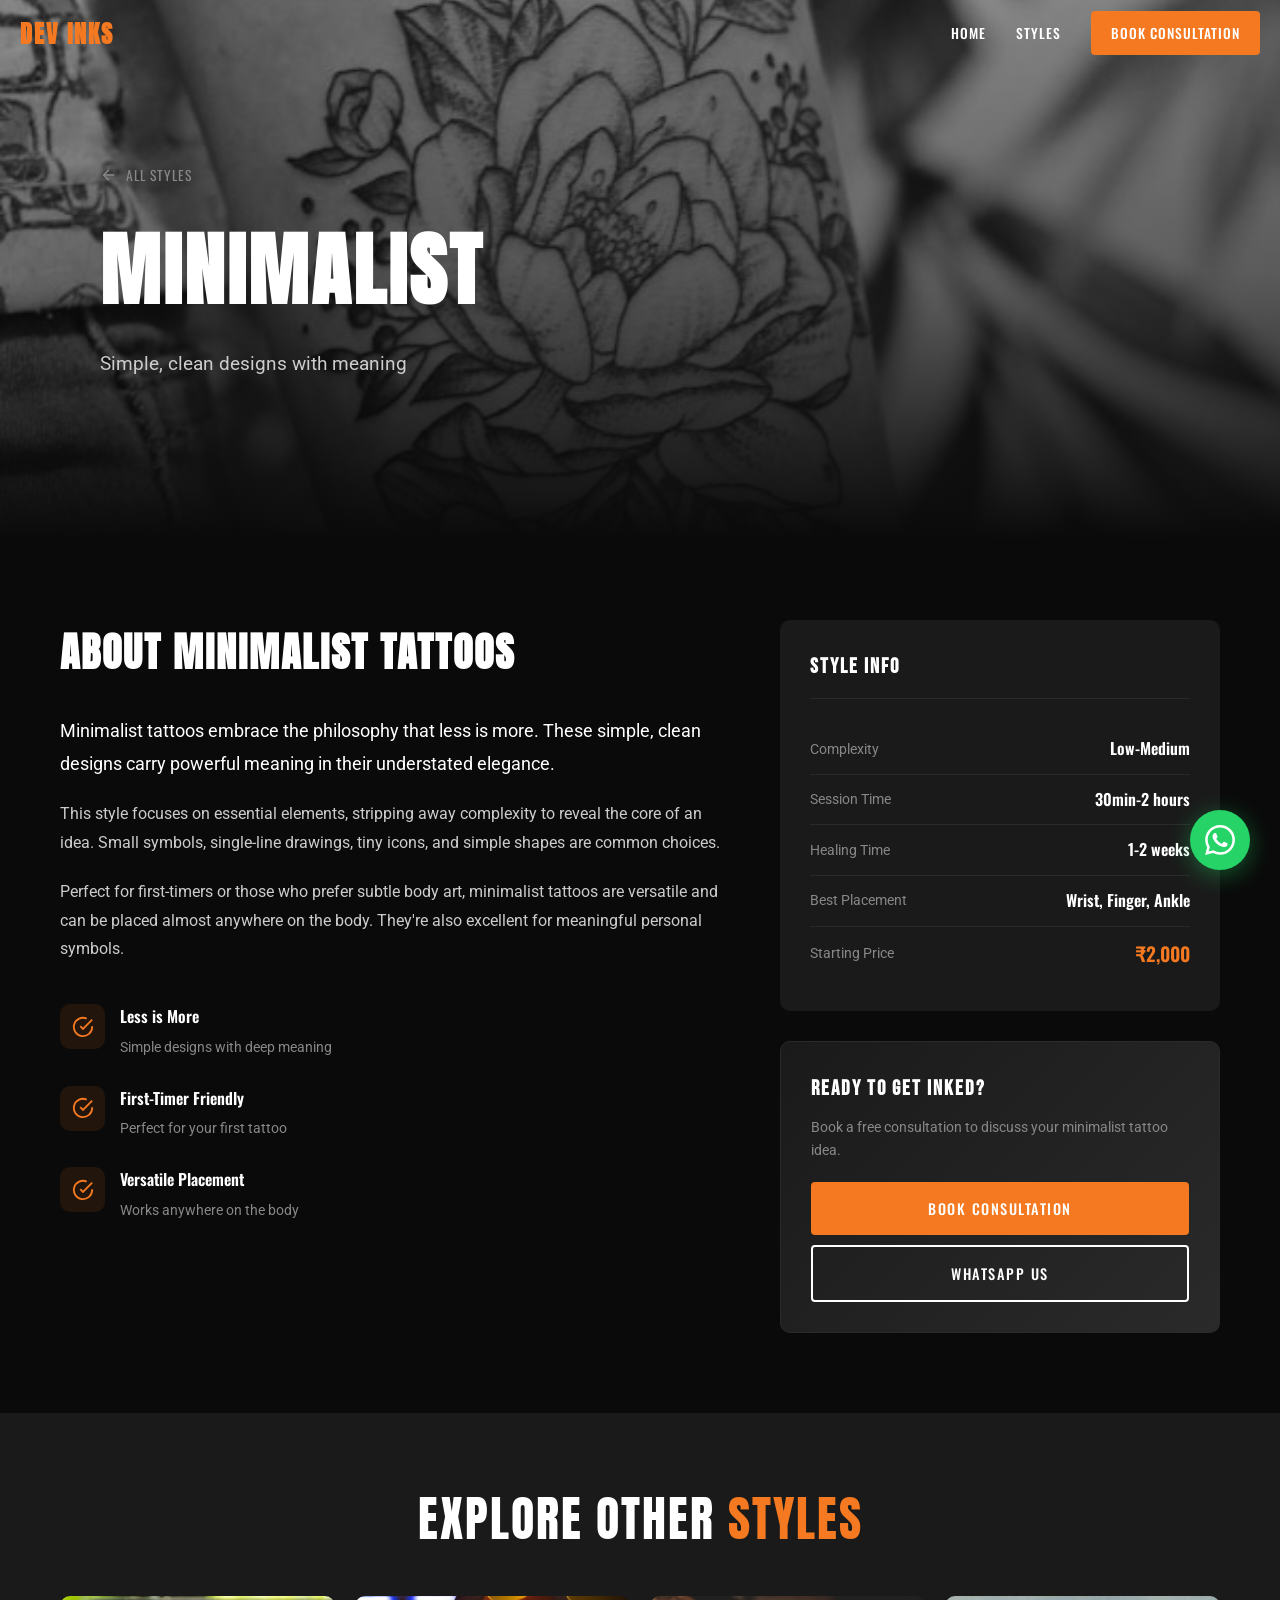
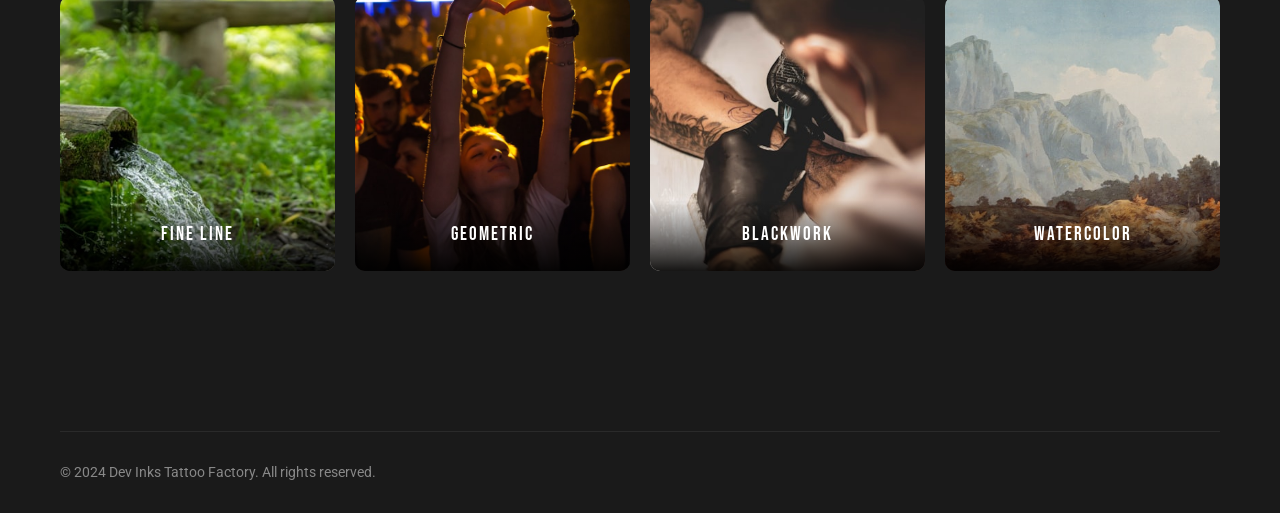
<file: styles/minimalist.html>
<!DOCTYPE html>
<html lang="en">
<head>
    <meta charset="UTF-8">
    <meta name="viewport" content="width=device-width, initial-scale=1.0">
    <title>Minimalist Tattoos | Dev Inks Tattoo Factory</title>
    <meta name="description" content="Simple, clean minimalist tattoos with meaningful designs at Dev Inks Tattoo Factory.">
    <link rel="stylesheet" href="../styles.css">
    <link rel="preconnect" href="https://fonts.googleapis.com">
    <link rel="preconnect" href="https://fonts.gstatic.com" crossorigin>
    <link href="https://fonts.googleapis.com/css2?family=Anton&family=Bebas+Neue&family=Oswald:wght@400;500;600;700&family=Roboto:wght@300;400;500;700&family=Space+Grotesk:wght@400;500;600;700&display=swap" rel="stylesheet">
</head>
<body>
    <nav class="navbar scrolled">
        <div class="nav-container">
            <a href="../index.html" class="logo"><div class="logo-placeholder">DEV INKS</div></a>
            <ul class="nav-menu">
                <li><a href="../index.html" class="nav-link">Home</a></li>
                <li><a href="../index.html#styles" class="nav-link active">Styles</a></li>
                <li><a href="../index.html#contact" class="nav-link nav-cta">Book Consultation</a></li>
            </ul>
        </div>
    </nav>

    <section class="style-hero">
        <div class="style-hero-bg"><img src="../assets/images/style-minimalist.jpg" alt="Minimalist Tattoo"></div>
        <div class="style-hero-overlay"></div>
        <div class="style-hero-content">
            <a href="../index.html#styles" class="back-link"><svg viewBox="0 0 24 24" fill="none" stroke="currentColor" stroke-width="2"><line x1="19" y1="12" x2="5" y2="12"/><polyline points="12 19 5 12 12 5"/></svg>All Styles</a>
            <h1>Minimalist</h1>
            <p>Simple, clean designs with meaning</p>
        </div>
    </section>

    <section class="style-details">
        <div class="container">
            <div class="style-info-grid">
                <div class="style-description">
                    <h2>About <span class="highlight">Minimalist Tattoos</span></h2>
                    <p class="lead">Minimalist tattoos embrace the philosophy that less is more. These simple, clean designs carry powerful meaning in their understated elegance.</p>
                    <p>This style focuses on essential elements, stripping away complexity to reveal the core of an idea. Small symbols, single-line drawings, tiny icons, and simple shapes are common choices.</p>
                    <p>Perfect for first-timers or those who prefer subtle body art, minimalist tattoos are versatile and can be placed almost anywhere on the body. They're also excellent for meaningful personal symbols.</p>
                    <div class="style-features">
                        <div class="feature">
                            <div class="feature-icon"><svg viewBox="0 0 24 24" fill="none" stroke="currentColor" stroke-width="2"><path d="M22 11.08V12a10 10 0 1 1-5.93-9.14"/><polyline points="22 4 12 14.01 9 11.01"/></svg></div>
                            <div><h4>Less is More</h4><p>Simple designs with deep meaning</p></div>
                        </div>
                        <div class="feature">
                            <div class="feature-icon"><svg viewBox="0 0 24 24" fill="none" stroke="currentColor" stroke-width="2"><path d="M22 11.08V12a10 10 0 1 1-5.93-9.14"/><polyline points="22 4 12 14.01 9 11.01"/></svg></div>
                            <div><h4>First-Timer Friendly</h4><p>Perfect for your first tattoo</p></div>
                        </div>
                        <div class="feature">
                            <div class="feature-icon"><svg viewBox="0 0 24 24" fill="none" stroke="currentColor" stroke-width="2"><path d="M22 11.08V12a10 10 0 1 1-5.93-9.14"/><polyline points="22 4 12 14.01 9 11.01"/></svg></div>
                            <div><h4>Versatile Placement</h4><p>Works anywhere on the body</p></div>
                        </div>
                    </div>
                </div>
                <div class="style-sidebar">
                    <div class="style-meta">
                        <h3>Style Info</h3>
                        <div class="meta-item"><span class="meta-label">Complexity</span><span class="meta-value">Low-Medium</span></div>
                        <div class="meta-item"><span class="meta-label">Session Time</span><span class="meta-value">30min-2 hours</span></div>
                        <div class="meta-item"><span class="meta-label">Healing Time</span><span class="meta-value">1-2 weeks</span></div>
                        <div class="meta-item"><span class="meta-label">Best Placement</span><span class="meta-value">Wrist, Finger, Ankle</span></div>
                        <div class="meta-item"><span class="meta-label">Starting Price</span><span class="meta-value highlight">₹2,000</span></div>
                    </div>
                    <div class="style-cta">
                        <h3>Ready to Get Inked?</h3>
                        <p>Book a free consultation to discuss your minimalist tattoo idea.</p>
                        <a href="../index.html#contact" class="btn btn-primary btn-full">Book Consultation</a>
                        <a href="https://wa.me/917838565883" class="btn btn-secondary btn-full" target="_blank">WhatsApp Us</a>
                    </div>
                </div>
            </div>
        </div>
    </section>

    <section class="other-styles">
        <div class="container">
            <h2 class="section-title">Explore Other <span class="highlight">Styles</span></h2>
            <div class="other-styles-grid">
                <a href="fineline.html" class="other-style-card"><img src="../assets/images/style-fineline.jpg" alt="Fine Line"><span>Fine Line</span></a>
                <a href="geometric.html" class="other-style-card"><img src="../assets/images/style-geometric.jpg" alt="Geometric"><span>Geometric</span></a>
                <a href="blackwork.html" class="other-style-card"><img src="../assets/images/style-blackwork.jpg" alt="Blackwork"><span>Blackwork</span></a>
                <a href="watercolor.html" class="other-style-card"><img src="../assets/images/style-watercolor.jpg" alt="Watercolor"><span>Watercolor</span></a>
            </div>
        </div>
    </section>

    <footer class="footer"><div class="container"><div class="footer-bottom"><p>&copy; 2024 Dev Inks Tattoo Factory. All rights reserved.</p></div></div></footer>
    <a href="https://wa.me/917838565883" target="_blank" class="whatsapp-float"><svg viewBox="0 0 24 24" fill="currentColor"><path d="M17.472 14.382c-.297-.149-1.758-.867-2.03-.967-.273-.099-.471-.148-.67.15-.197.297-.767.966-.94 1.164-.173.199-.347.223-.644.075-.297-.15-1.255-.463-2.39-1.475-.883-.788-1.48-1.761-1.653-2.059-.173-.297-.018-.458.13-.606.134-.133.298-.347.446-.52.149-.174.198-.298.298-.497.099-.198.05-.371-.025-.52-.075-.149-.669-1.612-.916-2.207-.242-.579-.487-.5-.669-.51-.173-.008-.371-.01-.57-.01-.198 0-.52.074-.792.372-.272.297-1.04 1.016-1.04 2.479 0 1.462 1.065 2.875 1.213 3.074.149.198 2.096 3.2 5.077 4.487.709.306 1.262.489 1.694.625.712.227 1.36.195 1.871.118.571-.085 1.758-.719 2.006-1.413.248-.694.248-1.289.173-1.413-.074-.124-.272-.198-.57-.347m-5.421 7.403h-.004a9.87 9.87 0 01-5.031-1.378l-.361-.214-3.741.982.998-3.648-.235-.374a9.86 9.86 0 01-1.51-5.26c.001-5.45 4.436-9.884 9.888-9.884 2.64 0 5.122 1.03 6.988 2.898a9.825 9.825 0 012.893 6.994c-.003 5.45-4.437 9.884-9.885 9.884m8.413-18.297A11.815 11.815 0 0012.05 0C5.495 0 .16 5.335.157 11.892c0 2.096.547 4.142 1.588 5.945L.057 24l6.305-1.654a11.882 11.882 0 005.683 1.448h.005c6.554 0 11.89-5.335 11.893-11.893a11.821 11.821 0 00-3.48-8.413z"/></svg></a>
    <script src="../script.js"></script>
</body>
</html>
</file>
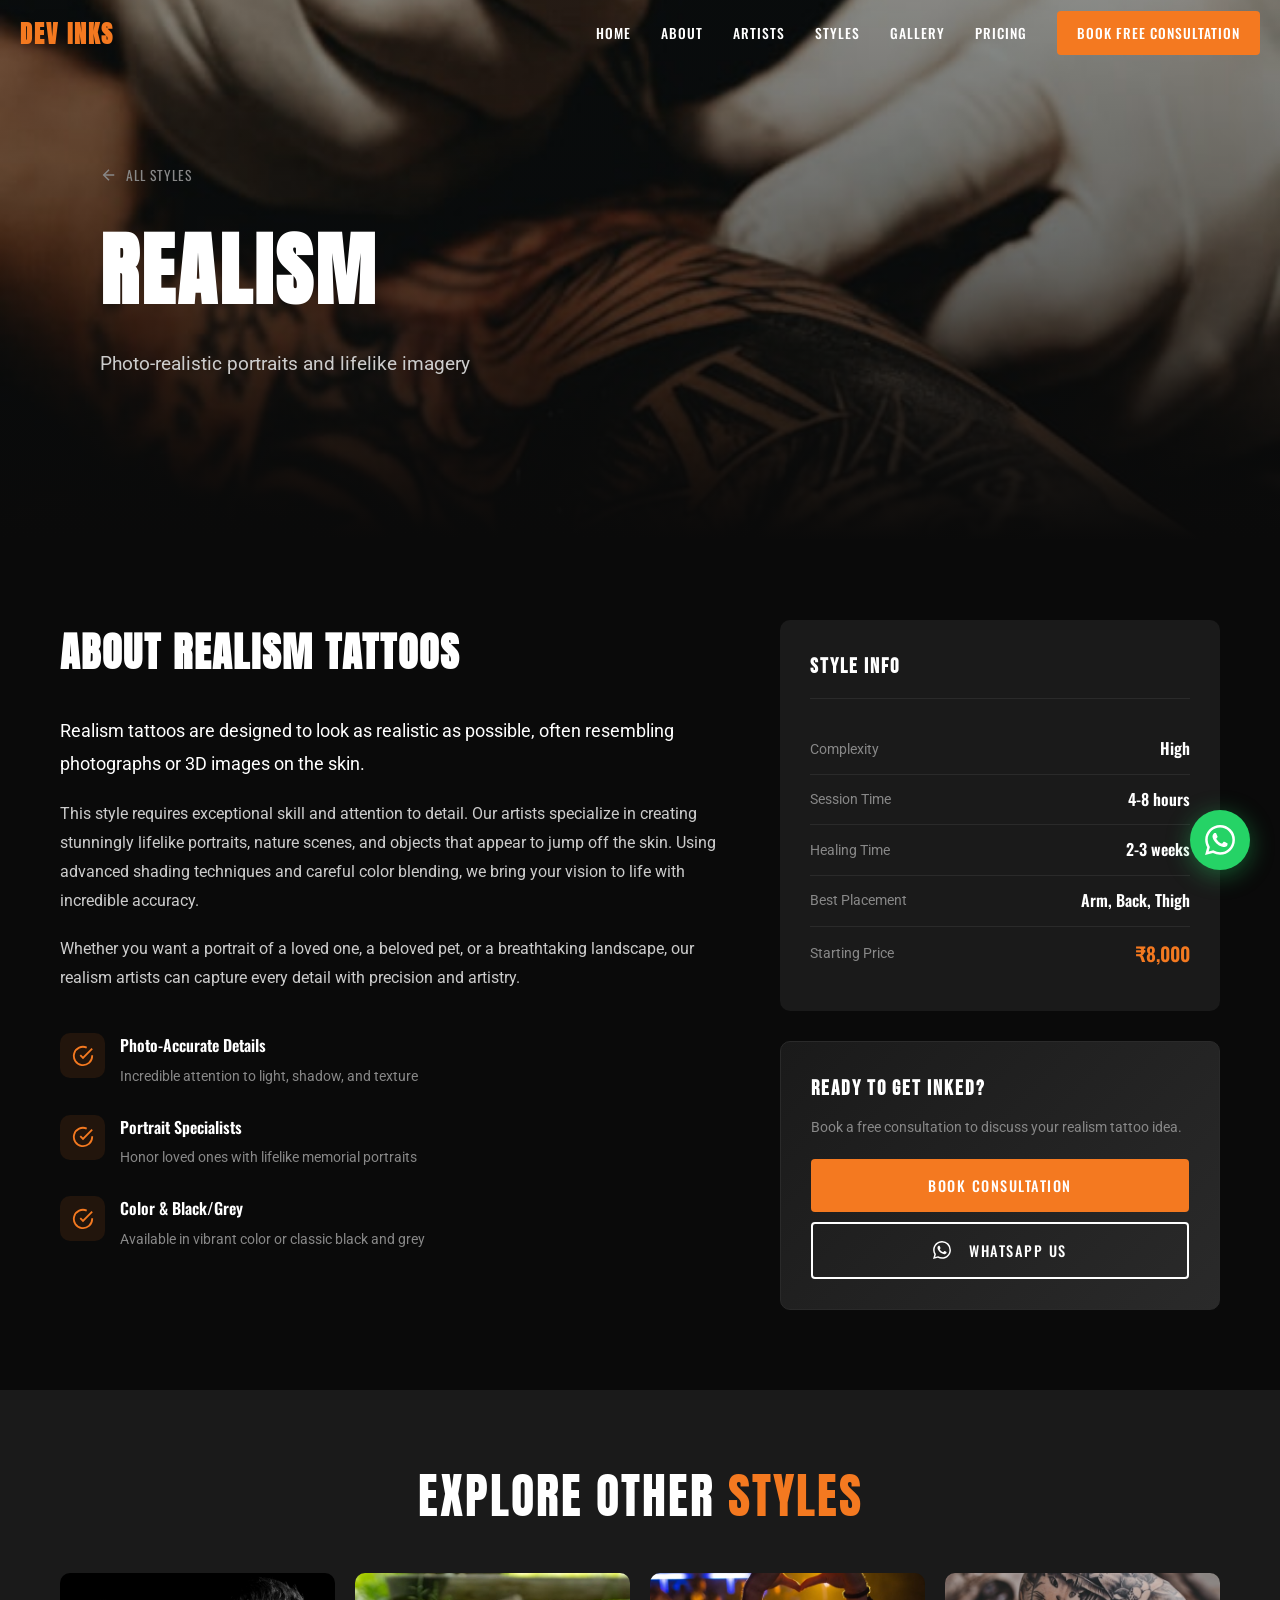
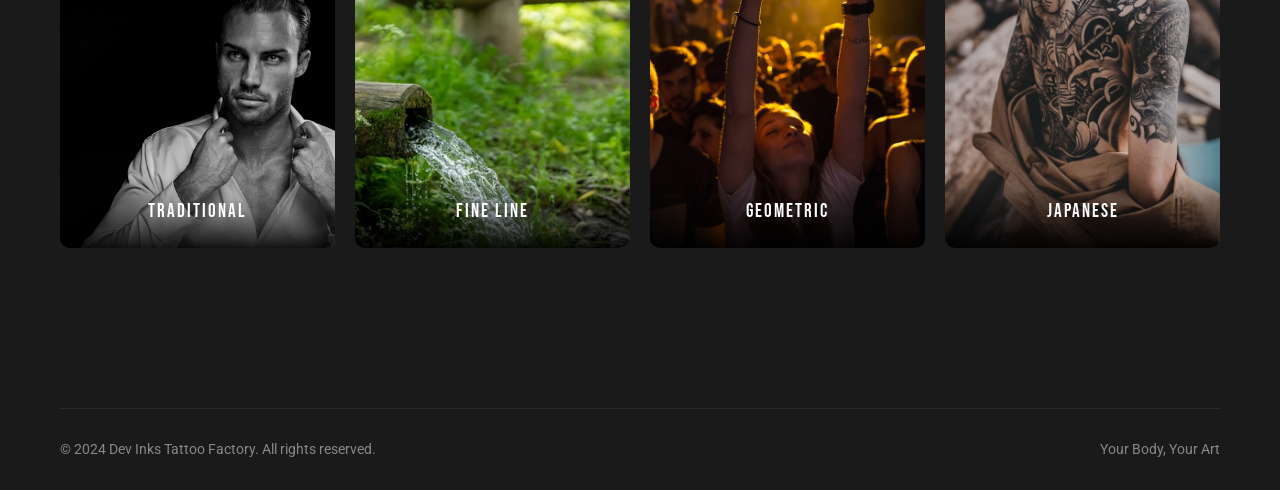
<file: styles/realism.html>
<!DOCTYPE html>
<html lang="en">
<head>
    <meta charset="UTF-8">
    <meta name="viewport" content="width=device-width, initial-scale=1.0">
    <title>Realism Tattoos | Dev Inks Tattoo Factory</title>
    <meta name="description" content="Explore our realism tattoo collection. Photo-realistic portraits and lifelike imagery by expert artists at Dev Inks Tattoo Factory.">
    <link rel="stylesheet" href="../styles.css">
    <link rel="preconnect" href="https://fonts.googleapis.com">
    <link rel="preconnect" href="https://fonts.gstatic.com" crossorigin>
    <link href="https://fonts.googleapis.com/css2?family=Anton&family=Bebas+Neue&family=Oswald:wght@400;500;600;700&family=Roboto:wght@300;400;500;700&family=Space+Grotesk:wght@400;500;600;700&display=swap" rel="stylesheet">
</head>
<body>
    <!-- Navigation -->
    <nav class="navbar scrolled">
        <div class="nav-container">
            <a href="../index.html" class="logo">
                <div class="logo-placeholder">DEV INKS</div>
            </a>
            <button class="nav-toggle" aria-label="Toggle navigation">
                <span class="hamburger"></span>
            </button>
            <ul class="nav-menu">
                <li><a href="../index.html" class="nav-link">Home</a></li>
                <li><a href="../index.html#about" class="nav-link">About</a></li>
                <li><a href="../index.html#artists" class="nav-link">Artists</a></li>
                <li><a href="../index.html#styles" class="nav-link active">Styles</a></li>
                <li><a href="../index.html#gallery" class="nav-link">Gallery</a></li>
                <li><a href="../index.html#pricing" class="nav-link">Pricing</a></li>
                <li><a href="../index.html#contact" class="nav-link nav-cta">Book Free Consultation</a></li>
            </ul>
        </div>
    </nav>

    <!-- Style Hero -->
    <section class="style-hero">
        <div class="style-hero-bg">
            <img src="../assets/images/style-realism.jpg" alt="Realism Tattoo Style">
        </div>
        <div class="style-hero-overlay"></div>
        <div class="style-hero-content">
            <a href="../index.html#styles" class="back-link">
                <svg viewBox="0 0 24 24" fill="none" stroke="currentColor" stroke-width="2"><line x1="19" y1="12" x2="5" y2="12"/><polyline points="12 19 5 12 12 5"/></svg>
                All Styles
            </a>
            <h1>Realism</h1>
            <p>Photo-realistic portraits and lifelike imagery</p>
        </div>
    </section>

    <!-- Style Details -->
    <section class="style-details">
        <div class="container">
            <div class="style-info-grid">
                <div class="style-description">
                    <h2>About <span class="highlight">Realism Tattoos</span></h2>
                    <p class="lead">Realism tattoos are designed to look as realistic as possible, often resembling photographs or 3D images on the skin.</p>
                    <p>This style requires exceptional skill and attention to detail. Our artists specialize in creating stunningly lifelike portraits, nature scenes, and objects that appear to jump off the skin. Using advanced shading techniques and careful color blending, we bring your vision to life with incredible accuracy.</p>
                    <p>Whether you want a portrait of a loved one, a beloved pet, or a breathtaking landscape, our realism artists can capture every detail with precision and artistry.</p>

                    <div class="style-features">
                        <div class="feature">
                            <div class="feature-icon">
                                <svg viewBox="0 0 24 24" fill="none" stroke="currentColor" stroke-width="2">
                                    <path d="M22 11.08V12a10 10 0 1 1-5.93-9.14"/>
                                    <polyline points="22 4 12 14.01 9 11.01"/>
                                </svg>
                            </div>
                            <div>
                                <h4>Photo-Accurate Details</h4>
                                <p>Incredible attention to light, shadow, and texture</p>
                            </div>
                        </div>
                        <div class="feature">
                            <div class="feature-icon">
                                <svg viewBox="0 0 24 24" fill="none" stroke="currentColor" stroke-width="2">
                                    <path d="M22 11.08V12a10 10 0 1 1-5.93-9.14"/>
                                    <polyline points="22 4 12 14.01 9 11.01"/>
                                </svg>
                            </div>
                            <div>
                                <h4>Portrait Specialists</h4>
                                <p>Honor loved ones with lifelike memorial portraits</p>
                            </div>
                        </div>
                        <div class="feature">
                            <div class="feature-icon">
                                <svg viewBox="0 0 24 24" fill="none" stroke="currentColor" stroke-width="2">
                                    <path d="M22 11.08V12a10 10 0 1 1-5.93-9.14"/>
                                    <polyline points="22 4 12 14.01 9 11.01"/>
                                </svg>
                            </div>
                            <div>
                                <h4>Color & Black/Grey</h4>
                                <p>Available in vibrant color or classic black and grey</p>
                            </div>
                        </div>
                    </div>
                </div>

                <div class="style-sidebar">
                    <div class="style-meta">
                        <h3>Style Info</h3>
                        <div class="meta-item">
                            <span class="meta-label">Complexity</span>
                            <span class="meta-value">High</span>
                        </div>
                        <div class="meta-item">
                            <span class="meta-label">Session Time</span>
                            <span class="meta-value">4-8 hours</span>
                        </div>
                        <div class="meta-item">
                            <span class="meta-label">Healing Time</span>
                            <span class="meta-value">2-3 weeks</span>
                        </div>
                        <div class="meta-item">
                            <span class="meta-label">Best Placement</span>
                            <span class="meta-value">Arm, Back, Thigh</span>
                        </div>
                        <div class="meta-item">
                            <span class="meta-label">Starting Price</span>
                            <span class="meta-value highlight">₹8,000</span>
                        </div>
                    </div>

                    <div class="style-cta">
                        <h3>Ready to Get Inked?</h3>
                        <p>Book a free consultation to discuss your realism tattoo idea.</p>
                        <a href="../index.html#contact" class="btn btn-primary btn-full">Book Consultation</a>
                        <a href="https://wa.me/917838565883" class="btn btn-secondary btn-full" target="_blank">
                            <svg viewBox="0 0 24 24" fill="currentColor" width="18" height="18">
                                <path d="M17.472 14.382c-.297-.149-1.758-.867-2.03-.967-.273-.099-.471-.148-.67.15-.197.297-.767.966-.94 1.164-.173.199-.347.223-.644.075-.297-.15-1.255-.463-2.39-1.475-.883-.788-1.48-1.761-1.653-2.059-.173-.297-.018-.458.13-.606.134-.133.298-.347.446-.52.149-.174.198-.298.298-.497.099-.198.05-.371-.025-.52-.075-.149-.669-1.612-.916-2.207-.242-.579-.487-.5-.669-.51-.173-.008-.371-.01-.57-.01-.198 0-.52.074-.792.372-.272.297-1.04 1.016-1.04 2.479 0 1.462 1.065 2.875 1.213 3.074.149.198 2.096 3.2 5.077 4.487.709.306 1.262.489 1.694.625.712.227 1.36.195 1.871.118.571-.085 1.758-.719 2.006-1.413.248-.694.248-1.289.173-1.413-.074-.124-.272-.198-.57-.347m-5.421 7.403h-.004a9.87 9.87 0 01-5.031-1.378l-.361-.214-3.741.982.998-3.648-.235-.374a9.86 9.86 0 01-1.51-5.26c.001-5.45 4.436-9.884 9.888-9.884 2.64 0 5.122 1.03 6.988 2.898a9.825 9.825 0 012.893 6.994c-.003 5.45-4.437 9.884-9.885 9.884m8.413-18.297A11.815 11.815 0 0012.05 0C5.495 0 .16 5.335.157 11.892c0 2.096.547 4.142 1.588 5.945L.057 24l6.305-1.654a11.882 11.882 0 005.683 1.448h.005c6.554 0 11.89-5.335 11.893-11.893a11.821 11.821 0 00-3.48-8.413z"/>
                            </svg>
                            WhatsApp Us
                        </a>
                    </div>
                </div>
            </div>
        </div>
    </section>

    <!-- Other Styles -->
    <section class="other-styles">
        <div class="container">
            <h2 class="section-title">Explore Other <span class="highlight">Styles</span></h2>
            <div class="other-styles-grid">
                <a href="traditional.html" class="other-style-card">
                    <img src="../assets/images/style-traditional.jpg" alt="Traditional">
                    <span>Traditional</span>
                </a>
                <a href="fineline.html" class="other-style-card">
                    <img src="../assets/images/style-fineline.jpg" alt="Fine Line">
                    <span>Fine Line</span>
                </a>
                <a href="geometric.html" class="other-style-card">
                    <img src="../assets/images/style-geometric.jpg" alt="Geometric">
                    <span>Geometric</span>
                </a>
                <a href="japanese.html" class="other-style-card">
                    <img src="../assets/images/style-japanese.jpg" alt="Japanese">
                    <span>Japanese</span>
                </a>
            </div>
        </div>
    </section>

    <!-- Footer -->
    <footer class="footer">
        <div class="container">
            <div class="footer-bottom">
                <p>&copy; 2024 Dev Inks Tattoo Factory. All rights reserved.</p>
                <p class="footer-credit">Your Body, Your Art</p>
            </div>
        </div>
    </footer>

    <!-- WhatsApp Float Button -->
    <a href="https://wa.me/917838565883" target="_blank" class="whatsapp-float" aria-label="Chat on WhatsApp">
        <svg viewBox="0 0 24 24" fill="currentColor">
            <path d="M17.472 14.382c-.297-.149-1.758-.867-2.03-.967-.273-.099-.471-.148-.67.15-.197.297-.767.966-.94 1.164-.173.199-.347.223-.644.075-.297-.15-1.255-.463-2.39-1.475-.883-.788-1.48-1.761-1.653-2.059-.173-.297-.018-.458.13-.606.134-.133.298-.347.446-.52.149-.174.198-.298.298-.497.099-.198.05-.371-.025-.52-.075-.149-.669-1.612-.916-2.207-.242-.579-.487-.5-.669-.51-.173-.008-.371-.01-.57-.01-.198 0-.52.074-.792.372-.272.297-1.04 1.016-1.04 2.479 0 1.462 1.065 2.875 1.213 3.074.149.198 2.096 3.2 5.077 4.487.709.306 1.262.489 1.694.625.712.227 1.36.195 1.871.118.571-.085 1.758-.719 2.006-1.413.248-.694.248-1.289.173-1.413-.074-.124-.272-.198-.57-.347m-5.421 7.403h-.004a9.87 9.87 0 01-5.031-1.378l-.361-.214-3.741.982.998-3.648-.235-.374a9.86 9.86 0 01-1.51-5.26c.001-5.45 4.436-9.884 9.888-9.884 2.64 0 5.122 1.03 6.988 2.898a9.825 9.825 0 012.893 6.994c-.003 5.45-4.437 9.884-9.885 9.884m8.413-18.297A11.815 11.815 0 0012.05 0C5.495 0 .16 5.335.157 11.892c0 2.096.547 4.142 1.588 5.945L.057 24l6.305-1.654a11.882 11.882 0 005.683 1.448h.005c6.554 0 11.89-5.335 11.893-11.893a11.821 11.821 0 00-3.48-8.413z"/>
        </svg>
    </a>

    <script src="../script.js"></script>
</body>
</html>
</file>
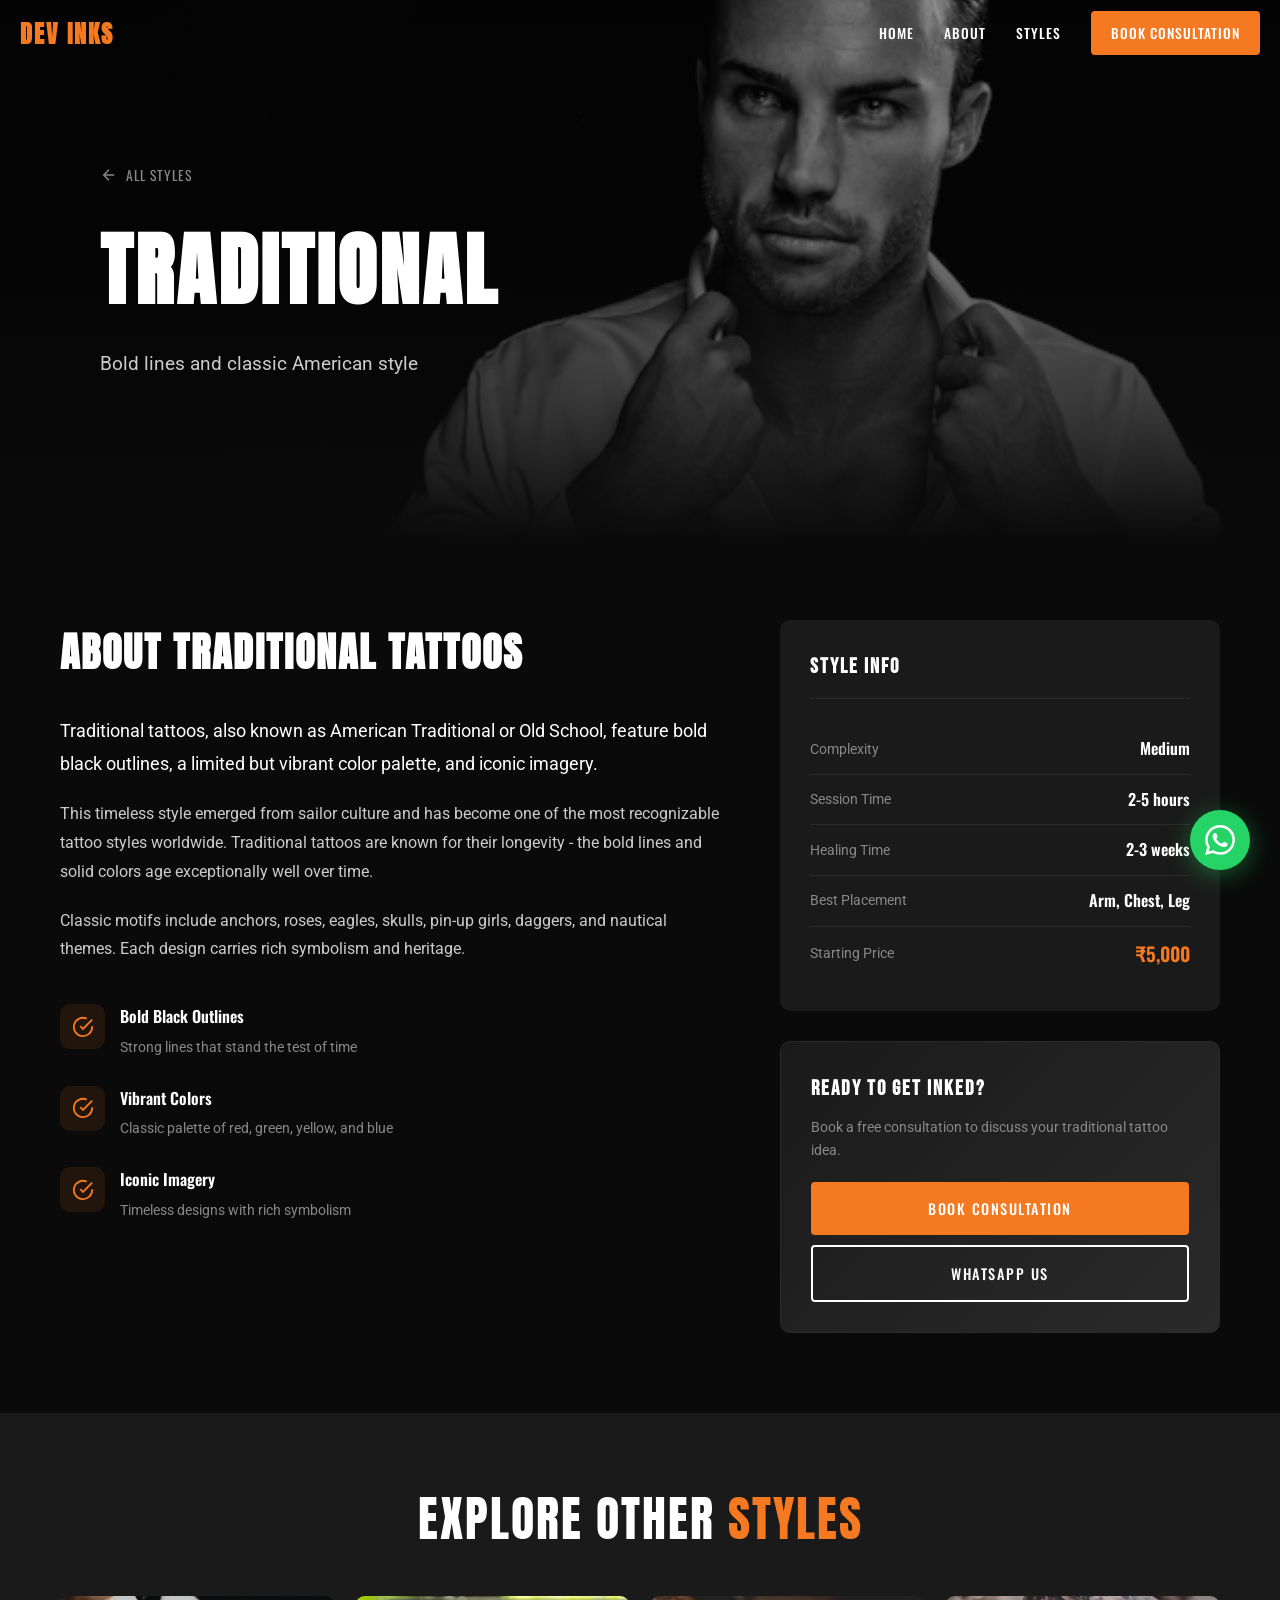
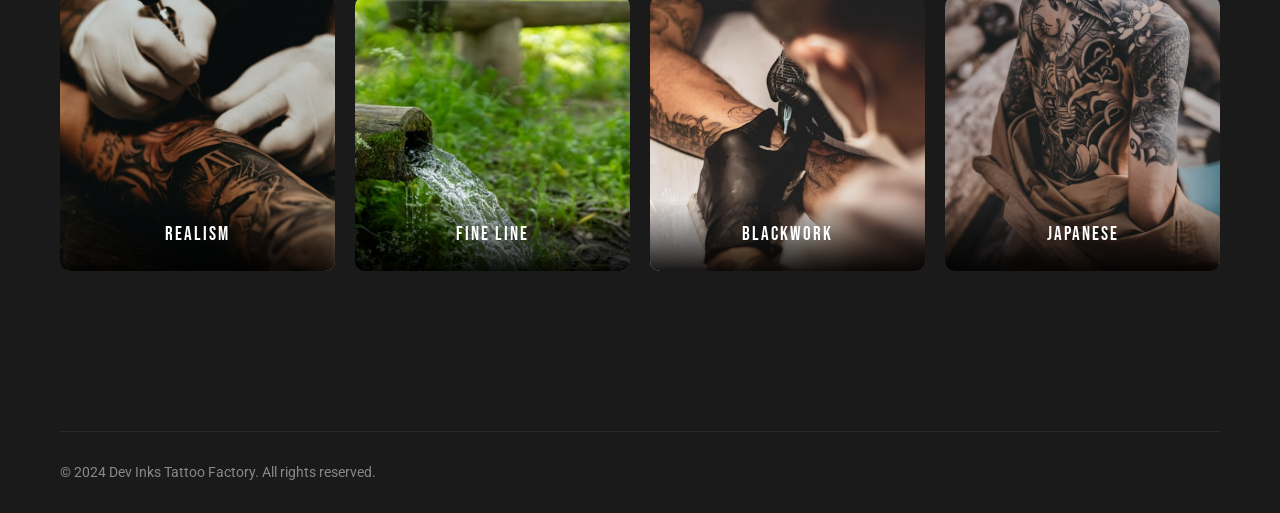
<file: styles/traditional.html>
<!DOCTYPE html>
<html lang="en">
<head>
    <meta charset="UTF-8">
    <meta name="viewport" content="width=device-width, initial-scale=1.0">
    <title>Traditional Tattoos | Dev Inks Tattoo Factory</title>
    <meta name="description" content="Classic American traditional tattoos with bold lines and vibrant colors at Dev Inks Tattoo Factory.">
    <link rel="stylesheet" href="../styles.css">
    <link rel="preconnect" href="https://fonts.googleapis.com">
    <link rel="preconnect" href="https://fonts.gstatic.com" crossorigin>
    <link href="https://fonts.googleapis.com/css2?family=Anton&family=Bebas+Neue&family=Oswald:wght@400;500;600;700&family=Roboto:wght@300;400;500;700&family=Space+Grotesk:wght@400;500;600;700&display=swap" rel="stylesheet">
</head>
<body>
    <nav class="navbar scrolled">
        <div class="nav-container">
            <a href="../index.html" class="logo"><div class="logo-placeholder">DEV INKS</div></a>
            <ul class="nav-menu">
                <li><a href="../index.html" class="nav-link">Home</a></li>
                <li><a href="../index.html#about" class="nav-link">About</a></li>
                <li><a href="../index.html#styles" class="nav-link active">Styles</a></li>
                <li><a href="../index.html#contact" class="nav-link nav-cta">Book Consultation</a></li>
            </ul>
        </div>
    </nav>

    <section class="style-hero">
        <div class="style-hero-bg"><img src="../assets/images/style-traditional.jpg" alt="Traditional Tattoo"></div>
        <div class="style-hero-overlay"></div>
        <div class="style-hero-content">
            <a href="../index.html#styles" class="back-link"><svg viewBox="0 0 24 24" fill="none" stroke="currentColor" stroke-width="2"><line x1="19" y1="12" x2="5" y2="12"/><polyline points="12 19 5 12 12 5"/></svg>All Styles</a>
            <h1>Traditional</h1>
            <p>Bold lines and classic American style</p>
        </div>
    </section>

    <section class="style-details">
        <div class="container">
            <div class="style-info-grid">
                <div class="style-description">
                    <h2>About <span class="highlight">Traditional Tattoos</span></h2>
                    <p class="lead">Traditional tattoos, also known as American Traditional or Old School, feature bold black outlines, a limited but vibrant color palette, and iconic imagery.</p>
                    <p>This timeless style emerged from sailor culture and has become one of the most recognizable tattoo styles worldwide. Traditional tattoos are known for their longevity - the bold lines and solid colors age exceptionally well over time.</p>
                    <p>Classic motifs include anchors, roses, eagles, skulls, pin-up girls, daggers, and nautical themes. Each design carries rich symbolism and heritage.</p>
                    <div class="style-features">
                        <div class="feature">
                            <div class="feature-icon"><svg viewBox="0 0 24 24" fill="none" stroke="currentColor" stroke-width="2"><path d="M22 11.08V12a10 10 0 1 1-5.93-9.14"/><polyline points="22 4 12 14.01 9 11.01"/></svg></div>
                            <div><h4>Bold Black Outlines</h4><p>Strong lines that stand the test of time</p></div>
                        </div>
                        <div class="feature">
                            <div class="feature-icon"><svg viewBox="0 0 24 24" fill="none" stroke="currentColor" stroke-width="2"><path d="M22 11.08V12a10 10 0 1 1-5.93-9.14"/><polyline points="22 4 12 14.01 9 11.01"/></svg></div>
                            <div><h4>Vibrant Colors</h4><p>Classic palette of red, green, yellow, and blue</p></div>
                        </div>
                        <div class="feature">
                            <div class="feature-icon"><svg viewBox="0 0 24 24" fill="none" stroke="currentColor" stroke-width="2"><path d="M22 11.08V12a10 10 0 1 1-5.93-9.14"/><polyline points="22 4 12 14.01 9 11.01"/></svg></div>
                            <div><h4>Iconic Imagery</h4><p>Timeless designs with rich symbolism</p></div>
                        </div>
                    </div>
                </div>
                <div class="style-sidebar">
                    <div class="style-meta">
                        <h3>Style Info</h3>
                        <div class="meta-item"><span class="meta-label">Complexity</span><span class="meta-value">Medium</span></div>
                        <div class="meta-item"><span class="meta-label">Session Time</span><span class="meta-value">2-5 hours</span></div>
                        <div class="meta-item"><span class="meta-label">Healing Time</span><span class="meta-value">2-3 weeks</span></div>
                        <div class="meta-item"><span class="meta-label">Best Placement</span><span class="meta-value">Arm, Chest, Leg</span></div>
                        <div class="meta-item"><span class="meta-label">Starting Price</span><span class="meta-value highlight">₹5,000</span></div>
                    </div>
                    <div class="style-cta">
                        <h3>Ready to Get Inked?</h3>
                        <p>Book a free consultation to discuss your traditional tattoo idea.</p>
                        <a href="../index.html#contact" class="btn btn-primary btn-full">Book Consultation</a>
                        <a href="https://wa.me/917838565883" class="btn btn-secondary btn-full" target="_blank">WhatsApp Us</a>
                    </div>
                </div>
            </div>
        </div>
    </section>

    <section class="other-styles">
        <div class="container">
            <h2 class="section-title">Explore Other <span class="highlight">Styles</span></h2>
            <div class="other-styles-grid">
                <a href="realism.html" class="other-style-card"><img src="../assets/images/style-realism.jpg" alt="Realism"><span>Realism</span></a>
                <a href="fineline.html" class="other-style-card"><img src="../assets/images/style-fineline.jpg" alt="Fine Line"><span>Fine Line</span></a>
                <a href="blackwork.html" class="other-style-card"><img src="../assets/images/style-blackwork.jpg" alt="Blackwork"><span>Blackwork</span></a>
                <a href="japanese.html" class="other-style-card"><img src="../assets/images/style-japanese.jpg" alt="Japanese"><span>Japanese</span></a>
            </div>
        </div>
    </section>

    <footer class="footer"><div class="container"><div class="footer-bottom"><p>&copy; 2024 Dev Inks Tattoo Factory. All rights reserved.</p></div></div></footer>
    <a href="https://wa.me/917838565883" target="_blank" class="whatsapp-float"><svg viewBox="0 0 24 24" fill="currentColor"><path d="M17.472 14.382c-.297-.149-1.758-.867-2.03-.967-.273-.099-.471-.148-.67.15-.197.297-.767.966-.94 1.164-.173.199-.347.223-.644.075-.297-.15-1.255-.463-2.39-1.475-.883-.788-1.48-1.761-1.653-2.059-.173-.297-.018-.458.13-.606.134-.133.298-.347.446-.52.149-.174.198-.298.298-.497.099-.198.05-.371-.025-.52-.075-.149-.669-1.612-.916-2.207-.242-.579-.487-.5-.669-.51-.173-.008-.371-.01-.57-.01-.198 0-.52.074-.792.372-.272.297-1.04 1.016-1.04 2.479 0 1.462 1.065 2.875 1.213 3.074.149.198 2.096 3.2 5.077 4.487.709.306 1.262.489 1.694.625.712.227 1.36.195 1.871.118.571-.085 1.758-.719 2.006-1.413.248-.694.248-1.289.173-1.413-.074-.124-.272-.198-.57-.347m-5.421 7.403h-.004a9.87 9.87 0 01-5.031-1.378l-.361-.214-3.741.982.998-3.648-.235-.374a9.86 9.86 0 01-1.51-5.26c.001-5.45 4.436-9.884 9.888-9.884 2.64 0 5.122 1.03 6.988 2.898a9.825 9.825 0 012.893 6.994c-.003 5.45-4.437 9.884-9.885 9.884m8.413-18.297A11.815 11.815 0 0012.05 0C5.495 0 .16 5.335.157 11.892c0 2.096.547 4.142 1.588 5.945L.057 24l6.305-1.654a11.882 11.882 0 005.683 1.448h.005c6.554 0 11.89-5.335 11.893-11.893a11.821 11.821 0 00-3.48-8.413z"/></svg></a>
    <script src="../script.js"></script>
</body>
</html>
</file>
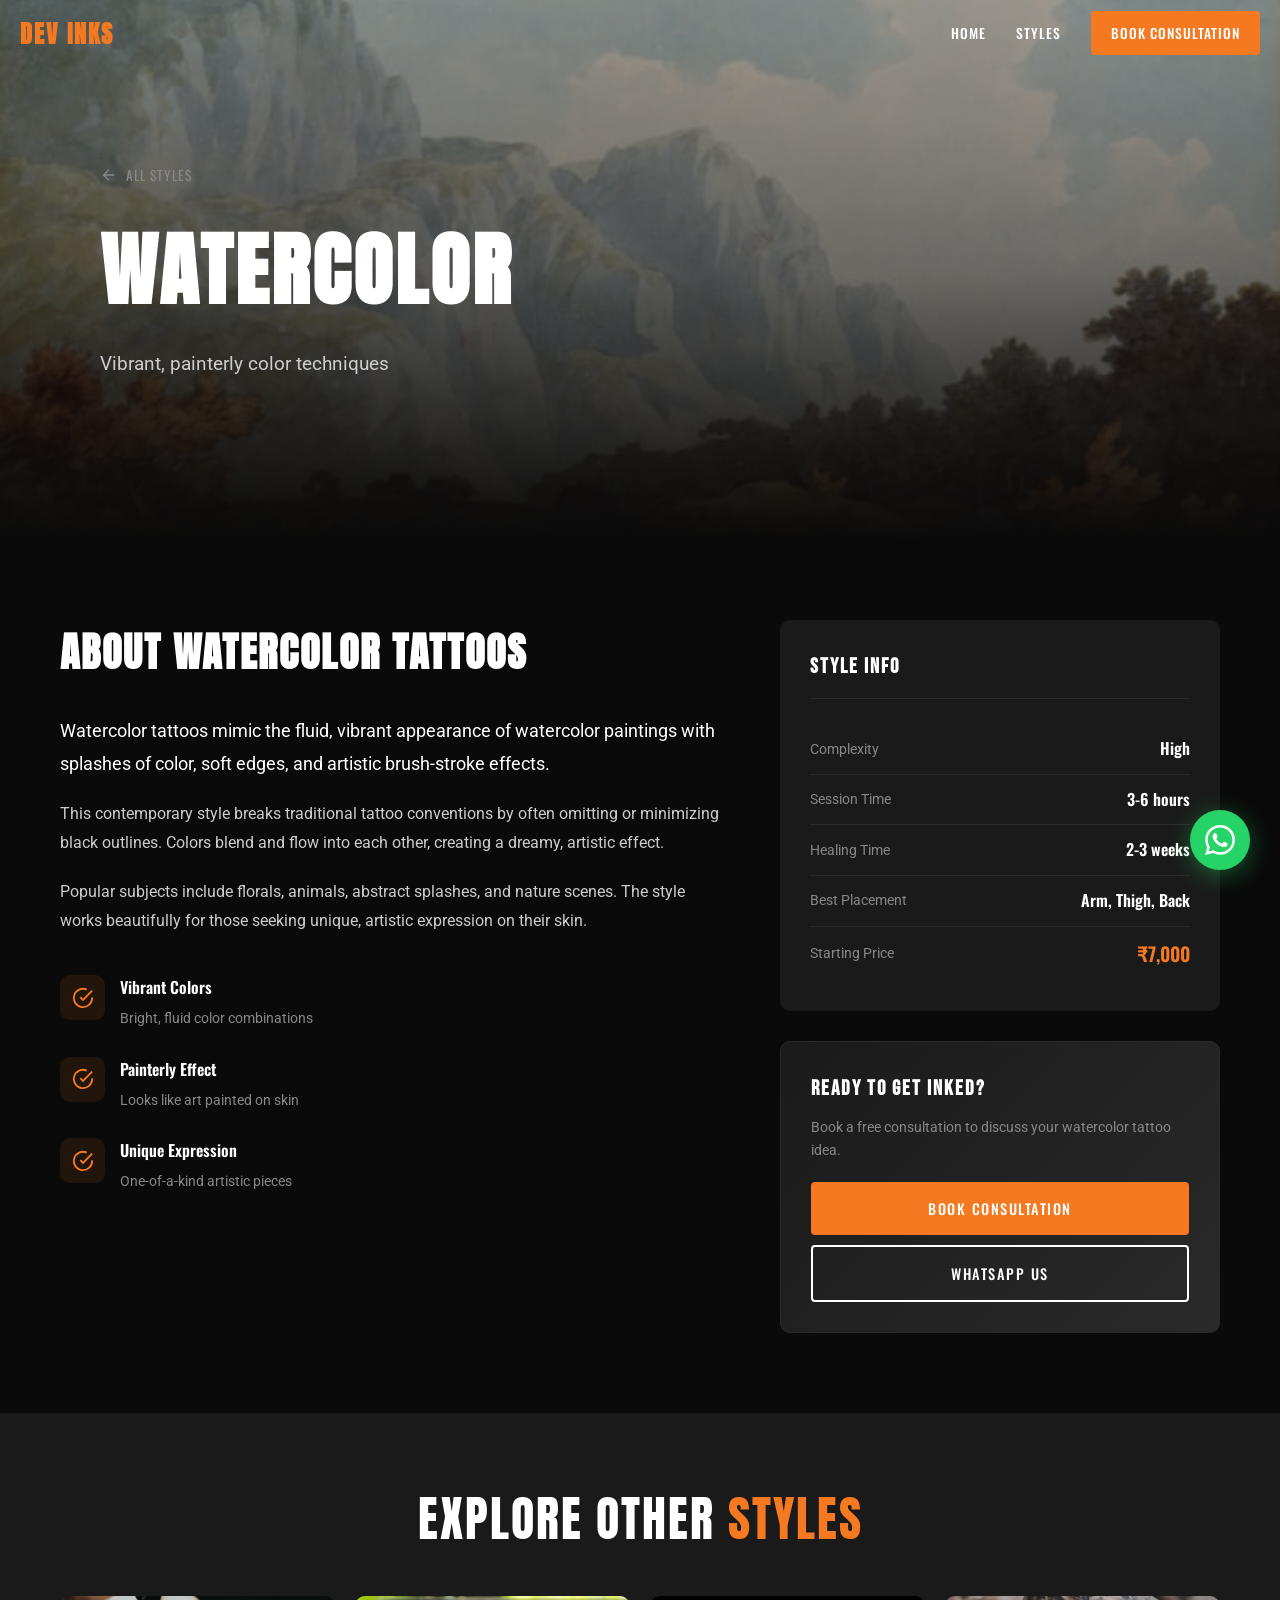
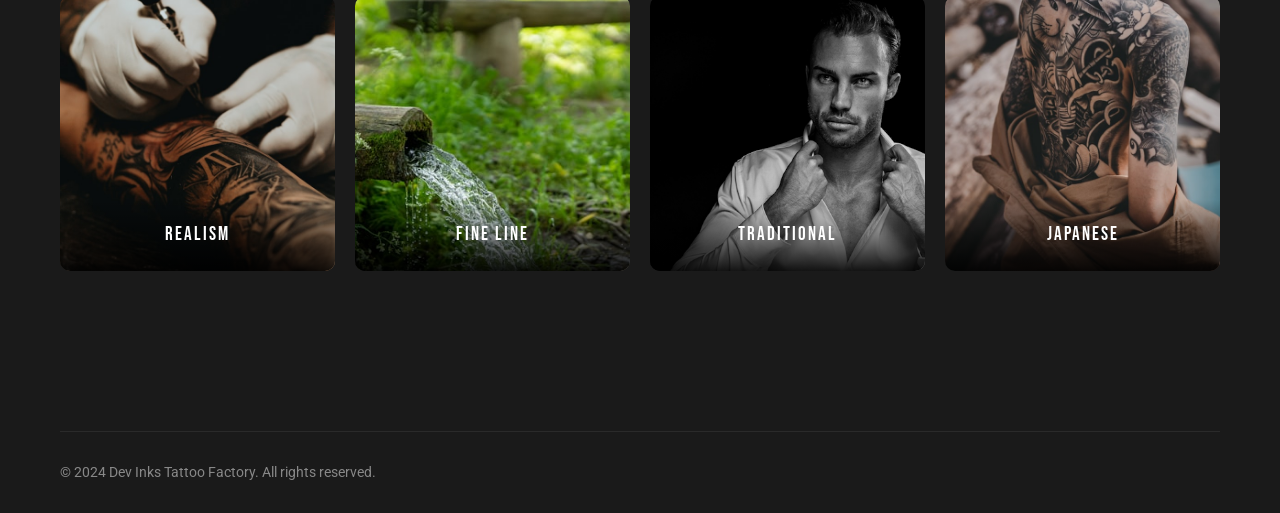
<file: styles/watercolor.html>
<!DOCTYPE html>
<html lang="en">
<head>
    <meta charset="UTF-8">
    <meta name="viewport" content="width=device-width, initial-scale=1.0">
    <title>Watercolor Tattoos | Dev Inks Tattoo Factory</title>
    <meta name="description" content="Vibrant watercolor tattoos with painterly techniques at Dev Inks Tattoo Factory.">
    <link rel="stylesheet" href="../styles.css">
    <link rel="preconnect" href="https://fonts.googleapis.com">
    <link rel="preconnect" href="https://fonts.gstatic.com" crossorigin>
    <link href="https://fonts.googleapis.com/css2?family=Anton&family=Bebas+Neue&family=Oswald:wght@400;500;600;700&family=Roboto:wght@300;400;500;700&family=Space+Grotesk:wght@400;500;600;700&display=swap" rel="stylesheet">
</head>
<body>
    <nav class="navbar scrolled">
        <div class="nav-container">
            <a href="../index.html" class="logo"><div class="logo-placeholder">DEV INKS</div></a>
            <ul class="nav-menu">
                <li><a href="../index.html" class="nav-link">Home</a></li>
                <li><a href="../index.html#styles" class="nav-link active">Styles</a></li>
                <li><a href="../index.html#contact" class="nav-link nav-cta">Book Consultation</a></li>
            </ul>
        </div>
    </nav>

    <section class="style-hero">
        <div class="style-hero-bg"><img src="../assets/images/style-watercolor.jpg" alt="Watercolor Tattoo"></div>
        <div class="style-hero-overlay"></div>
        <div class="style-hero-content">
            <a href="../index.html#styles" class="back-link"><svg viewBox="0 0 24 24" fill="none" stroke="currentColor" stroke-width="2"><line x1="19" y1="12" x2="5" y2="12"/><polyline points="12 19 5 12 12 5"/></svg>All Styles</a>
            <h1>Watercolor</h1>
            <p>Vibrant, painterly color techniques</p>
        </div>
    </section>

    <section class="style-details">
        <div class="container">
            <div class="style-info-grid">
                <div class="style-description">
                    <h2>About <span class="highlight">Watercolor Tattoos</span></h2>
                    <p class="lead">Watercolor tattoos mimic the fluid, vibrant appearance of watercolor paintings with splashes of color, soft edges, and artistic brush-stroke effects.</p>
                    <p>This contemporary style breaks traditional tattoo conventions by often omitting or minimizing black outlines. Colors blend and flow into each other, creating a dreamy, artistic effect.</p>
                    <p>Popular subjects include florals, animals, abstract splashes, and nature scenes. The style works beautifully for those seeking unique, artistic expression on their skin.</p>
                    <div class="style-features">
                        <div class="feature">
                            <div class="feature-icon"><svg viewBox="0 0 24 24" fill="none" stroke="currentColor" stroke-width="2"><path d="M22 11.08V12a10 10 0 1 1-5.93-9.14"/><polyline points="22 4 12 14.01 9 11.01"/></svg></div>
                            <div><h4>Vibrant Colors</h4><p>Bright, fluid color combinations</p></div>
                        </div>
                        <div class="feature">
                            <div class="feature-icon"><svg viewBox="0 0 24 24" fill="none" stroke="currentColor" stroke-width="2"><path d="M22 11.08V12a10 10 0 1 1-5.93-9.14"/><polyline points="22 4 12 14.01 9 11.01"/></svg></div>
                            <div><h4>Painterly Effect</h4><p>Looks like art painted on skin</p></div>
                        </div>
                        <div class="feature">
                            <div class="feature-icon"><svg viewBox="0 0 24 24" fill="none" stroke="currentColor" stroke-width="2"><path d="M22 11.08V12a10 10 0 1 1-5.93-9.14"/><polyline points="22 4 12 14.01 9 11.01"/></svg></div>
                            <div><h4>Unique Expression</h4><p>One-of-a-kind artistic pieces</p></div>
                        </div>
                    </div>
                </div>
                <div class="style-sidebar">
                    <div class="style-meta">
                        <h3>Style Info</h3>
                        <div class="meta-item"><span class="meta-label">Complexity</span><span class="meta-value">High</span></div>
                        <div class="meta-item"><span class="meta-label">Session Time</span><span class="meta-value">3-6 hours</span></div>
                        <div class="meta-item"><span class="meta-label">Healing Time</span><span class="meta-value">2-3 weeks</span></div>
                        <div class="meta-item"><span class="meta-label">Best Placement</span><span class="meta-value">Arm, Thigh, Back</span></div>
                        <div class="meta-item"><span class="meta-label">Starting Price</span><span class="meta-value highlight">₹7,000</span></div>
                    </div>
                    <div class="style-cta">
                        <h3>Ready to Get Inked?</h3>
                        <p>Book a free consultation to discuss your watercolor tattoo idea.</p>
                        <a href="../index.html#contact" class="btn btn-primary btn-full">Book Consultation</a>
                        <a href="https://wa.me/917838565883" class="btn btn-secondary btn-full" target="_blank">WhatsApp Us</a>
                    </div>
                </div>
            </div>
        </div>
    </section>

    <section class="other-styles">
        <div class="container">
            <h2 class="section-title">Explore Other <span class="highlight">Styles</span></h2>
            <div class="other-styles-grid">
                <a href="realism.html" class="other-style-card"><img src="../assets/images/style-realism.jpg" alt="Realism"><span>Realism</span></a>
                <a href="fineline.html" class="other-style-card"><img src="../assets/images/style-fineline.jpg" alt="Fine Line"><span>Fine Line</span></a>
                <a href="traditional.html" class="other-style-card"><img src="../assets/images/style-traditional.jpg" alt="Traditional"><span>Traditional</span></a>
                <a href="japanese.html" class="other-style-card"><img src="../assets/images/style-japanese.jpg" alt="Japanese"><span>Japanese</span></a>
            </div>
        </div>
    </section>

    <footer class="footer"><div class="container"><div class="footer-bottom"><p>&copy; 2024 Dev Inks Tattoo Factory. All rights reserved.</p></div></div></footer>
    <a href="https://wa.me/917838565883" target="_blank" class="whatsapp-float"><svg viewBox="0 0 24 24" fill="currentColor"><path d="M17.472 14.382c-.297-.149-1.758-.867-2.03-.967-.273-.099-.471-.148-.67.15-.197.297-.767.966-.94 1.164-.173.199-.347.223-.644.075-.297-.15-1.255-.463-2.39-1.475-.883-.788-1.48-1.761-1.653-2.059-.173-.297-.018-.458.13-.606.134-.133.298-.347.446-.52.149-.174.198-.298.298-.497.099-.198.05-.371-.025-.52-.075-.149-.669-1.612-.916-2.207-.242-.579-.487-.5-.669-.51-.173-.008-.371-.01-.57-.01-.198 0-.52.074-.792.372-.272.297-1.04 1.016-1.04 2.479 0 1.462 1.065 2.875 1.213 3.074.149.198 2.096 3.2 5.077 4.487.709.306 1.262.489 1.694.625.712.227 1.36.195 1.871.118.571-.085 1.758-.719 2.006-1.413.248-.694.248-1.289.173-1.413-.074-.124-.272-.198-.57-.347m-5.421 7.403h-.004a9.87 9.87 0 01-5.031-1.378l-.361-.214-3.741.982.998-3.648-.235-.374a9.86 9.86 0 01-1.51-5.26c.001-5.45 4.436-9.884 9.888-9.884 2.64 0 5.122 1.03 6.988 2.898a9.825 9.825 0 012.893 6.994c-.003 5.45-4.437 9.884-9.885 9.884m8.413-18.297A11.815 11.815 0 0012.05 0C5.495 0 .16 5.335.157 11.892c0 2.096.547 4.142 1.588 5.945L.057 24l6.305-1.654a11.882 11.882 0 005.683 1.448h.005c6.554 0 11.89-5.335 11.893-11.893a11.821 11.821 0 00-3.48-8.413z"/></svg></a>
    <script src="../script.js"></script>
</body>
</html>
</file>
<file: styles.css>
/* ===== CSS Variables ===== */
:root {
    --primary-orange: #F47920;
    --primary-orange-dark: #d66a1a;
    --primary-orange-light: #ff8c3a;
    --black: #0a0a0a;
    --black-light: #1a1a1a;
    --black-lighter: #2a2a2a;
    --white: #ffffff;
    --white-off: #f5f5f5;
    --gray: #888888;
    --gray-light: #cccccc;
    --gray-dark: #444444;
    --gold: #D4A574;
    --green-whatsapp: #25D366;

    --font-primary: 'Roboto', sans-serif;
    --font-accent: 'Anton', sans-serif;
    --font-display: 'Bebas Neue', sans-serif;
    --font-heading: 'Oswald', sans-serif;
    --font-modern: 'Space Grotesk', sans-serif;

    --transition-fast: 0.2s ease;
    --transition-normal: 0.3s ease;
    --transition-slow: 0.5s ease;

    --shadow-sm: 0 2px 10px rgba(0, 0, 0, 0.3);
    --shadow-md: 0 5px 20px rgba(0, 0, 0, 0.4);
    --shadow-lg: 0 10px 40px rgba(0, 0, 0, 0.5);

    --border-radius: 10px;
    --border-radius-lg: 20px;
}

/* ===== Reset & Base ===== */
*, *::before, *::after {
    margin: 0;
    padding: 0;
    box-sizing: border-box;
}

html {
    scroll-behavior: smooth;
    font-size: 16px;
}

body {
    font-family: var(--font-primary);
    background-color: var(--black);
    color: var(--white);
    line-height: 1.6;
    overflow-x: hidden;
}

a {
    text-decoration: none;
    color: inherit;
    transition: color var(--transition-fast);
}

ul {
    list-style: none;
}

img {
    max-width: 100%;
    height: auto;
    display: block;
}

.container {
    width: 100%;
    max-width: 1200px;
    margin: 0 auto;
    padding: 0 20px;
}

/* ===== Mandala Background Pattern ===== */
.mandala-bg {
    position: absolute;
    top: 0;
    left: 0;
    width: 100%;
    height: 100%;
    opacity: 0.03;
    background-image:
        radial-gradient(circle at 20% 30%, transparent 0%, transparent 45%, rgba(255,255,255,0.05) 45%, rgba(255,255,255,0.05) 55%, transparent 55%),
        radial-gradient(circle at 80% 70%, transparent 0%, transparent 45%, rgba(255,255,255,0.05) 45%, rgba(255,255,255,0.05) 55%, transparent 55%),
        radial-gradient(circle at 50% 50%, transparent 0%, transparent 30%, rgba(255,255,255,0.03) 30%, rgba(255,255,255,0.03) 40%, transparent 40%);
    background-size: 400px 400px, 300px 300px, 500px 500px;
    pointer-events: none;
    z-index: 0;
}

/* ===== Navigation ===== */
.navbar {
    position: fixed;
    top: 0;
    left: 0;
    width: 100%;
    z-index: 1000;
    padding: 15px 0;
    transition: all var(--transition-normal);
}

.navbar.scrolled {
    background-color: rgba(10, 10, 10, 0.98);
    backdrop-filter: blur(10px);
    padding: 10px 0;
    box-shadow: var(--shadow-md);
}

.nav-container {
    max-width: 1400px;
    margin: 0 auto;
    padding: 0 20px;
    display: flex;
    justify-content: space-between;
    align-items: center;
}

.logo-img {
    height: 40px;
    width: auto;
}

.logo-placeholder {
    font-family: var(--font-accent);
    font-size: 1.5rem;
    font-weight: 700;
    color: var(--primary-orange);
    letter-spacing: 2px;
}

.nav-menu {
    display: flex;
    align-items: center;
    gap: 30px;
}

.nav-link {
    font-family: var(--font-heading);
    font-size: 0.85rem;
    font-weight: 500;
    letter-spacing: 1px;
    text-transform: uppercase;
    position: relative;
    padding: 5px 0;
}

.nav-link::after {
    content: '';
    position: absolute;
    bottom: 0;
    left: 0;
    width: 0;
    height: 2px;
    background-color: var(--primary-orange);
    transition: width var(--transition-normal);
}

.nav-link:hover::after {
    width: 100%;
}

.nav-cta {
    background-color: var(--primary-orange);
    padding: 12px 20px;
    border-radius: 4px;
    transition: all var(--transition-normal);
}

.nav-cta::after {
    display: none;
}

.nav-cta:hover {
    background-color: var(--primary-orange-dark);
    transform: translateY(-2px);
}

.nav-toggle {
    display: none;
    background: none;
    border: none;
    cursor: pointer;
    padding: 10px;
    z-index: 1001;
}

.hamburger {
    display: block;
    width: 25px;
    height: 2px;
    background-color: var(--white);
    position: relative;
    transition: all var(--transition-fast);
}

.hamburger::before,
.hamburger::after {
    content: '';
    position: absolute;
    width: 25px;
    height: 2px;
    background-color: var(--white);
    transition: all var(--transition-fast);
}

.hamburger::before { top: -8px; }
.hamburger::after { bottom: -8px; }

.nav-toggle.active .hamburger {
    background-color: transparent;
}

.nav-toggle.active .hamburger::before {
    top: 0;
    transform: rotate(45deg);
}

.nav-toggle.active .hamburger::after {
    bottom: 0;
    transform: rotate(-45deg);
}

/* ===== Hero Section ===== */
.hero {
    min-height: 100vh;
    display: flex;
    flex-direction: column;
    justify-content: center;
    align-items: center;
    position: relative;
    padding: 100px 0 60px;
    overflow: hidden;
}

.hero-bg {
    position: absolute;
    top: 0;
    left: 0;
    width: 100%;
    height: 100%;
    z-index: 0;
}

.hero-bg-img {
    width: 100%;
    height: 100%;
    object-fit: cover;
    object-position: center top;
    transform: scale(1.05);
    animation: slowZoom 20s ease-in-out infinite alternate;
}

@keyframes slowZoom {
    0% { transform: scale(1.05); }
    100% { transform: scale(1.15); }
}

.hero-overlay {
    position: absolute;
    top: 0;
    left: 0;
    width: 100%;
    height: 100%;
    background: linear-gradient(
        135deg,
        rgba(10, 10, 10, 0.92) 0%,
        rgba(10, 10, 10, 0.75) 50%,
        rgba(10, 10, 10, 0.85) 100%
    );
    z-index: 1;
}

/* Hero Decorations */
.hero-decoration {
    position: absolute;
    top: 0;
    left: 0;
    width: 100%;
    height: 100%;
    z-index: 2;
    pointer-events: none;
    overflow: hidden;
}

.deco-circle {
    position: absolute;
    border: 1px solid rgba(244, 121, 32, 0.2);
    border-radius: 50%;
}

.deco-1 {
    width: 500px;
    height: 500px;
    top: -150px;
    right: -100px;
    animation: rotateSlow 30s linear infinite;
}

.deco-2 {
    width: 300px;
    height: 300px;
    bottom: 10%;
    left: -100px;
    border-color: rgba(244, 121, 32, 0.1);
    animation: rotateSlow 25s linear infinite reverse;
}

.deco-line {
    position: absolute;
    background: linear-gradient(to bottom, transparent, var(--primary-orange), transparent);
    opacity: 0.1;
}

.deco-3 {
    width: 1px;
    height: 200px;
    top: 20%;
    left: 10%;
}

@keyframes rotateSlow {
    from { transform: rotate(0deg); }
    to { transform: rotate(360deg); }
}

/* Hero Container */
.hero-container {
    position: relative;
    z-index: 3;
    width: 100%;
    max-width: 1300px;
    margin: 0 auto;
    padding: 0 40px;
    display: grid;
    grid-template-columns: 1.2fr 1fr;
    gap: 60px;
    align-items: center;
}

/* Hero Content */
.hero-content {
    text-align: left;
}

.hero-badge-wrapper {
    margin-bottom: 25px;
}

.hero-badge {
    display: inline-flex;
    align-items: center;
    gap: 10px;
    background: var(--primary-orange);
    padding: 12px 24px;
    border-radius: 50px;
    font-size: 0.75rem;
    font-weight: 700;
    letter-spacing: 2px;
    text-transform: uppercase;
    color: var(--white);
    box-shadow: 0 4px 25px rgba(244, 121, 32, 0.5);
    animation: fadeInDown 0.8s ease forwards;
}

.badge-icon {
    font-size: 0.9rem;
}

@keyframes fadeInDown {
    from {
        opacity: 0;
        transform: translateY(-20px);
    }
    to {
        opacity: 1;
        transform: translateY(0);
    }
}

.hero-title {
    margin-bottom: 25px;
}

.title-line {
    display: block;
    font-family: var(--font-accent);
    font-size: 5rem;
    font-weight: 400;
    line-height: 1;
    letter-spacing: 3px;
    text-transform: uppercase;
    opacity: 0;
    animation: fadeInUp 0.8s ease forwards;
}

.title-line-1 {
    animation-delay: 0.2s;
}

.title-line-2 {
    animation-delay: 0.4s;
}

.title-line.highlight {
    color: var(--primary-orange);
    text-shadow: 0 0 40px rgba(244, 121, 32, 0.3);
}

@keyframes fadeInUp {
    from {
        opacity: 0;
        transform: translateY(30px);
    }
    to {
        opacity: 1;
        transform: translateY(0);
    }
}

.hero-description {
    font-size: 1.15rem;
    color: var(--gray-light);
    margin-bottom: 35px;
    max-width: 500px;
    line-height: 1.8;
    opacity: 0;
    animation: fadeInUp 0.8s ease 0.6s forwards;
}

.hero-buttons {
    display: flex;
    gap: 15px;
    flex-wrap: wrap;
    margin-bottom: 45px;
    opacity: 0;
    animation: fadeInUp 0.8s ease 0.8s forwards;
}

.btn-glow {
    position: relative;
    overflow: hidden;
}

.btn-glow::before {
    content: '';
    position: absolute;
    top: 0;
    left: -100%;
    width: 100%;
    height: 100%;
    background: linear-gradient(90deg, transparent, rgba(255,255,255,0.2), transparent);
    transition: left 0.5s ease;
}

.btn-glow:hover::before {
    left: 100%;
}

.btn-glow svg {
    width: 18px;
    height: 18px;
    transition: transform var(--transition-normal);
}

.btn-glow:hover svg {
    transform: translateX(5px);
}

/* Hero Trust Indicators */
.hero-trust {
    display: flex;
    align-items: center;
    gap: 25px;
    opacity: 0;
    animation: fadeInUp 0.8s ease 1s forwards;
}

.trust-item {
    text-align: left;
}

.trust-number {
    display: block;
    font-size: 1.8rem;
    font-weight: 800;
    color: var(--white);
    line-height: 1;
}

.trust-label {
    font-size: 0.75rem;
    color: var(--gray);
    text-transform: uppercase;
    letter-spacing: 1px;
}

.trust-divider {
    width: 1px;
    height: 40px;
    background: linear-gradient(to bottom, transparent, var(--gray-dark), transparent);
}

/* Hero Visual */
.hero-visual {
    position: relative;
    display: flex;
    justify-content: center;
    align-items: center;
    opacity: 0;
    animation: fadeInRight 1s ease 0.5s forwards;
}

@keyframes fadeInRight {
    from {
        opacity: 0;
        transform: translateX(50px);
    }
    to {
        opacity: 1;
        transform: translateX(0);
    }
}

.hero-image-frame {
    position: relative;
    width: 350px;
    height: 450px;
}

.hero-artist-img {
    width: 100%;
    height: 100%;
    object-fit: cover;
    border-radius: var(--border-radius-lg);
    position: relative;
    z-index: 2;
}

.hero-image-border {
    position: absolute;
    top: 20px;
    left: 20px;
    right: -20px;
    bottom: -20px;
    border: 2px solid var(--primary-orange);
    border-radius: var(--border-radius-lg);
    z-index: 1;
}

/* Hero Floating Card */
.hero-floating-card {
    position: absolute;
    bottom: -20px;
    left: -40px;
    background: var(--black-light);
    border: 1px solid var(--black-lighter);
    padding: 15px 20px;
    border-radius: var(--border-radius);
    display: flex;
    align-items: center;
    gap: 12px;
    box-shadow: var(--shadow-lg);
    z-index: 3;
    animation: float 3s ease-in-out infinite;
}

@keyframes float {
    0%, 100% { transform: translateY(0); }
    50% { transform: translateY(-10px); }
}

.floating-icon {
    width: 45px;
    height: 45px;
    background: linear-gradient(135deg, #833ab4, #fd1d1d, #fcb045);
    border-radius: 10px;
    display: flex;
    align-items: center;
    justify-content: center;
}

.floating-icon svg {
    width: 24px;
    height: 24px;
    color: var(--white);
}

.floating-content {
    display: flex;
    flex-direction: column;
}

.floating-handle {
    font-size: 0.85rem;
    font-weight: 600;
    color: var(--white);
}

.floating-text {
    font-size: 0.7rem;
    color: var(--gray);
}


/* Hero Responsive */
@media (max-width: 1024px) {
    .hero-container {
        grid-template-columns: 1fr;
        text-align: center;
        gap: 50px;
    }

    .hero-content {
        text-align: center;
        order: 1;
    }

    .hero-visual {
        order: 0;
    }

    .hero-description {
        margin-left: auto;
        margin-right: auto;
    }

    .hero-buttons {
        justify-content: center;
    }

    .hero-trust {
        justify-content: center;
    }

    .title-line {
        font-size: 3.5rem;
    }

    .hero-image-frame {
        width: 280px;
        height: 360px;
    }

    .hero-floating-card {
        left: 50%;
        transform: translateX(-50%);
        bottom: -30px;
    }

    @keyframes float {
        0%, 100% { transform: translateX(-50%) translateY(0); }
        50% { transform: translateX(-50%) translateY(-10px); }
    }
}

@media (max-width: 768px) {
    .hero-image-frame {
        width: 240px;
        height: 300px;
    }

    .hero-image-border {
        top: 15px;
        left: 15px;
        right: -15px;
        bottom: -15px;
    }

    .deco-1, .deco-2 {
        display: none;
    }
}

/* ===== Buttons ===== */
.btn {
    display: inline-flex;
    align-items: center;
    justify-content: center;
    gap: 10px;
    padding: 15px 35px;
    font-family: var(--font-heading);
    font-size: 0.9rem;
    font-weight: 500;
    letter-spacing: 1.5px;
    text-transform: uppercase;
    border-radius: 4px;
    transition: all var(--transition-normal);
    cursor: pointer;
    border: none;
}

.btn svg {
    width: 18px;
    height: 18px;
}

.btn-primary {
    background-color: var(--primary-orange);
    color: var(--white);
}

.btn-primary:hover {
    background-color: var(--primary-orange-dark);
    transform: translateY(-3px);
    box-shadow: 0 10px 30px rgba(244, 121, 32, 0.3);
}

.btn-secondary {
    background-color: transparent;
    color: var(--white);
    border: 2px solid var(--white);
}

.btn-secondary:hover {
    background-color: var(--white);
    color: var(--black);
    transform: translateY(-3px);
}

.btn-full {
    width: 100%;
}


/* ===== Stats Bar ===== */
.stats-bar {
    background: linear-gradient(135deg, var(--primary-orange) 0%, var(--primary-orange-dark) 100%);
    padding: 50px 0;
    position: relative;
    z-index: 10;
}

.stats-grid {
    display: grid;
    grid-template-columns: repeat(4, 1fr);
    gap: 30px;
    text-align: center;
}

.stat-item {
    padding: 20px;
}

.stat-number {
    font-size: 3rem;
    font-weight: 800;
    color: var(--white);
    line-height: 1;
}

.stat-suffix {
    font-size: 2rem;
    font-weight: 700;
    color: var(--white);
}

.stat-label {
    display: block;
    margin-top: 10px;
    font-size: 0.85rem;
    color: rgba(255, 255, 255, 0.9);
    text-transform: uppercase;
    letter-spacing: 1px;
}

/* ===== Section Styles ===== */
section {
    padding: 100px 0;
    position: relative;
}

.section-label {
    display: inline-block;
    font-family: var(--font-modern);
    font-size: 0.85rem;
    letter-spacing: 3px;
    text-transform: uppercase;
    color: var(--primary-orange);
    margin-bottom: 15px;
    font-weight: 600;
}

.section-title {
    font-family: var(--font-accent);
    font-size: 3rem;
    font-weight: 400;
    margin-bottom: 20px;
    line-height: 1.1;
    text-transform: uppercase;
    letter-spacing: 2px;
}

.section-title .highlight {
    color: var(--primary-orange);
}

.section-subtitle {
    font-size: 1.1rem;
    color: var(--gray);
    max-width: 600px;
    margin: 0 auto;
}

.section-header {
    text-align: center;
    margin-bottom: 60px;
}

/* ===== About Section ===== */
.about {
    background-color: var(--black);
}

.about-grid {
    display: grid;
    grid-template-columns: 1fr 1fr;
    gap: 80px;
    align-items: center;
}

.about-text {
    color: var(--gray-light);
    margin-bottom: 20px;
    font-size: 1rem;
    line-height: 1.8;
}

.about-text.lead {
    font-size: 1.15rem;
    color: var(--white);
}

.about-features {
    display: grid;
    grid-template-columns: 1fr 1fr;
    gap: 15px;
    margin: 30px 0;
}

.feature-item {
    display: flex;
    align-items: center;
    gap: 12px;
    padding: 10px 0;
}

.feature-icon {
    width: 24px;
    height: 24px;
    color: var(--primary-orange);
    flex-shrink: 0;
}

.feature-icon svg {
    width: 100%;
    height: 100%;
}

.feature-item span {
    font-size: 0.9rem;
    color: var(--gray-light);
}

.about-image {
    position: relative;
}

.image-frame {
    position: relative;
    border-radius: var(--border-radius);
    overflow: hidden;
}

.about-img,
.studio-img {
    width: 100%;
    height: auto;
    border-radius: var(--border-radius);
    object-fit: cover;
}

.about-img-placeholder {
    width: 100%;
    height: 400px;
    background: linear-gradient(135deg, var(--black-lighter) 0%, var(--gray-dark) 100%);
    border-radius: var(--border-radius);
    display: flex;
    align-items: center;
    justify-content: center;
    color: var(--gray);
    font-size: 1.2rem;
    font-weight: 500;
    letter-spacing: 1px;
}

.experience-badge {
    position: absolute;
    top: -15px;
    right: -15px;
    background: var(--primary-orange);
    padding: 25px;
    border-radius: var(--border-radius);
    text-align: center;
    box-shadow: var(--shadow-lg);
    z-index: 5;
}

.exp-number {
    display: block;
    font-size: 2.5rem;
    font-weight: 800;
    color: var(--white);
    line-height: 1;
}

.exp-text {
    font-size: 0.8rem;
    color: rgba(255,255,255,0.9);
    text-transform: uppercase;
    letter-spacing: 1px;
}


/* ===== Services Section ===== */
.services {
    background-color: var(--black);
}

.services-grid {
    display: grid;
    grid-template-columns: repeat(3, 1fr);
    gap: 30px;
}

.service-card {
    background: linear-gradient(135deg, var(--black-light) 0%, var(--black-lighter) 100%);
    padding: 40px 30px;
    border-radius: var(--border-radius);
    transition: all var(--transition-normal);
    border: 1px solid transparent;
    position: relative;
    overflow: hidden;
}

.service-card.featured {
    border-color: var(--primary-orange);
}

.service-badge {
    position: absolute;
    top: 15px;
    right: 15px;
    background: var(--primary-orange);
    padding: 5px 12px;
    border-radius: 20px;
    font-size: 0.7rem;
    font-weight: 600;
    text-transform: uppercase;
    letter-spacing: 1px;
}

.service-card:hover {
    transform: translateY(-10px);
    border-color: var(--primary-orange);
    box-shadow: 0 20px 40px rgba(0, 0, 0, 0.3);
}

.service-icon {
    width: 60px;
    height: 60px;
    margin-bottom: 25px;
    background-color: rgba(244, 121, 32, 0.1);
    border-radius: 50%;
    display: flex;
    align-items: center;
    justify-content: center;
    transition: all var(--transition-normal);
}

.service-card:hover .service-icon {
    background-color: var(--primary-orange);
}

.service-icon svg {
    width: 28px;
    height: 28px;
    color: var(--primary-orange);
    transition: color var(--transition-normal);
}

.service-card:hover .service-icon svg {
    color: var(--white);
}

.service-card h3 {
    font-family: var(--font-heading);
    font-size: 1.3rem;
    font-weight: 600;
    letter-spacing: 1px;
    margin-bottom: 12px;
    color: var(--white);
}

.service-card p {
    font-size: 0.9rem;
    color: var(--gray);
    line-height: 1.7;
    margin-bottom: 20px;
}

.service-features {
    list-style: none;
}

.service-features li {
    font-size: 0.85rem;
    color: var(--gray-light);
    padding: 5px 0;
    padding-left: 20px;
    position: relative;
}

.service-features li::before {
    content: '✓';
    position: absolute;
    left: 0;
    color: var(--primary-orange);
    font-weight: bold;
}

/* ===== Artist Section ===== */
.artists {
    background-color: var(--black-light);
}

.artist-featured {
    display: grid;
    grid-template-columns: 1fr 1.5fr;
    gap: 60px;
    align-items: center;
}

.artist-featured-image {
    position: relative;
}

.artist-photo {
    width: 100%;
    aspect-ratio: 3/4;
    object-fit: cover;
    border-radius: var(--border-radius-lg);
    border: 2px solid var(--black-lighter);
}

.artist-stats-badge {
    position: absolute;
    top: -15px;
    left: -15px;
    background: var(--primary-orange);
    padding: 20px 25px;
    border-radius: var(--border-radius);
    box-shadow: var(--shadow-lg);
    z-index: 5;
}

.artist-stats-badge .stat {
    text-align: center;
}

.artist-stats-badge .stat-num {
    display: block;
    font-size: 1.8rem;
    font-weight: 800;
    color: var(--white);
    line-height: 1;
}

.artist-stats-badge .stat-txt {
    font-size: 0.7rem;
    text-transform: uppercase;
    letter-spacing: 1px;
    color: rgba(255,255,255,0.9);
}

.artist-featured-content {
    padding: 20px 0;
}

.artist-name-block {
    margin-bottom: 25px;
}

.artist-name-block h3 {
    font-family: var(--font-accent);
    font-size: 3.5rem;
    font-weight: 400;
    margin-bottom: 10px;
    text-transform: uppercase;
    letter-spacing: 3px;
    background: linear-gradient(135deg, var(--white) 0%, var(--primary-orange) 100%);
    -webkit-background-clip: text;
    -webkit-text-fill-color: transparent;
    background-clip: text;
}

.artist-title {
    display: block;
    font-size: 1rem;
    color: var(--primary-orange);
    text-transform: uppercase;
    letter-spacing: 3px;
    font-weight: 500;
}

.artist-description {
    font-size: 1rem;
    color: var(--gray-light);
    line-height: 1.8;
    margin-bottom: 20px;
}

.artist-details {
    margin: 30px 0;
    display: flex;
    flex-direction: column;
    gap: 25px;
}

.detail-block h4 {
    font-size: 0.85rem;
    text-transform: uppercase;
    letter-spacing: 2px;
    color: var(--white);
    margin-bottom: 12px;
}

.specialty-tags {
    display: flex;
    flex-wrap: wrap;
    gap: 10px;
}

.specialty-tag {
    background: rgba(244, 121, 32, 0.15);
    color: var(--primary-orange);
    padding: 8px 16px;
    border-radius: 25px;
    font-size: 0.8rem;
    font-weight: 500;
    border: 1px solid rgba(244, 121, 32, 0.3);
    transition: all var(--transition-normal);
}

.specialty-tag:hover {
    background: var(--primary-orange);
    color: var(--white);
}

.philosophy-text {
    font-family: var(--font-accent);
    font-size: 1.1rem;
    font-style: italic;
    color: var(--gray-light);
    line-height: 1.7;
    padding-left: 20px;
    border-left: 3px solid var(--primary-orange);
}

.artist-actions {
    display: flex;
    gap: 15px;
    margin-top: 30px;
}

.artist-actions .btn svg {
    width: 18px;
    height: 18px;
    margin-right: 8px;
}

.artist-actions .btn-primary {
    display: flex;
    align-items: center;
}

/* ===== Styles Section ===== */
.styles {
    background-color: var(--black-light);
}

.styles-grid {
    display: grid;
    grid-template-columns: repeat(4, 1fr);
    gap: 20px;
}

.style-card {
    display: block;
    position: relative;
    border-radius: var(--border-radius);
    overflow: hidden;
    cursor: pointer;
    transition: all var(--transition-normal);
    border: 2px solid transparent;
}

.style-card:hover {
    transform: translateY(-8px);
    border-color: var(--primary-orange);
    box-shadow: 0 20px 40px rgba(244, 121, 32, 0.2);
}

.style-image {
    aspect-ratio: 1;
    overflow: hidden;
    position: relative;
}

.style-image::after {
    content: '';
    position: absolute;
    inset: 0;
    background: linear-gradient(to top, rgba(0,0,0,0.8) 0%, transparent 50%);
    transition: opacity var(--transition-normal);
}

.style-card:hover .style-image::after {
    opacity: 0.7;
}

.style-image img {
    width: 100%;
    height: 100%;
    object-fit: cover;
    transition: transform var(--transition-slow);
}

.style-card:hover .style-image img {
    transform: scale(1.15);
}

.style-content {
    position: absolute;
    bottom: 0;
    left: 0;
    right: 0;
    padding: 25px 20px;
    background: linear-gradient(to top, rgba(0,0,0,0.95) 0%, rgba(0,0,0,0.7) 60%, transparent 100%);
    transition: all var(--transition-normal);
}

.style-content h3 {
    font-family: var(--font-display);
    font-size: 1.4rem;
    letter-spacing: 2px;
    text-transform: uppercase;
    margin-bottom: 8px;
    transition: color var(--transition-normal);
}

.style-card:hover .style-content h3 {
    color: var(--primary-orange);
}

.style-content p {
    font-size: 0.8rem;
    color: var(--gray-light);
    margin-bottom: 12px;
    line-height: 1.5;
}

.style-link {
    display: inline-flex;
    align-items: center;
    gap: 8px;
    font-family: var(--font-heading);
    font-size: 0.75rem;
    font-weight: 500;
    letter-spacing: 1.5px;
    text-transform: uppercase;
    color: var(--primary-orange);
    opacity: 0;
    transform: translateY(10px);
    transition: all var(--transition-normal);
}

.style-link svg {
    width: 16px;
    height: 16px;
    transition: transform var(--transition-normal);
}

.style-card:hover .style-link {
    opacity: 1;
    transform: translateY(0);
}

.style-card:hover .style-link svg {
    transform: translateX(5px);
}

/* ===== Gallery Section ===== */
.gallery {
    background-color: var(--black);
}

/* Gallery Filter Tabs */
.gallery-filters {
    display: flex;
    flex-wrap: wrap;
    justify-content: center;
    gap: 10px;
    margin-bottom: 40px;
}

.filter-btn {
    background: transparent;
    border: 2px solid var(--gray-dark);
    color: var(--gray);
    padding: 10px 24px;
    border-radius: 50px;
    font-family: var(--font-heading);
    font-size: 0.9rem;
    font-weight: 500;
    letter-spacing: 1px;
    cursor: pointer;
    transition: all var(--transition-normal);
}

.filter-btn:hover {
    border-color: var(--primary-orange);
    color: var(--primary-orange);
}

.filter-btn.active {
    background: var(--primary-orange);
    border-color: var(--primary-orange);
    color: var(--black);
}

/* Gallery Grid */
.gallery-grid {
    display: grid;
    grid-template-columns: repeat(4, 1fr);
    gap: 20px;
    margin-bottom: 40px;
}

.gallery-item {
    position: relative;
    border-radius: var(--border-radius);
    overflow: hidden;
    aspect-ratio: 1;
    cursor: pointer;
    transition: all var(--transition-normal);
}

.gallery-item img {
    width: 100%;
    height: 100%;
    object-fit: cover;
    transition: transform var(--transition-slow);
}

.gallery-item:hover img {
    transform: scale(1.1);
}

.gallery-overlay {
    position: absolute;
    bottom: 0;
    left: 0;
    right: 0;
    padding: 20px;
    background: linear-gradient(transparent, rgba(0, 0, 0, 0.9));
    transform: translateY(100%);
    transition: transform var(--transition-normal);
}

.gallery-item:hover .gallery-overlay {
    transform: translateY(0);
}

.gallery-category {
    display: inline-block;
    background: var(--primary-orange);
    color: var(--black);
    font-family: var(--font-heading);
    font-size: 0.7rem;
    font-weight: 600;
    letter-spacing: 1px;
    padding: 4px 10px;
    border-radius: 20px;
    margin-bottom: 8px;
}

.gallery-overlay h4 {
    font-family: var(--font-heading);
    font-size: 1rem;
    color: var(--white);
    margin: 0;
}

/* Gallery Item Hidden State (for filtering) */
.gallery-item.hidden {
    display: none;
}

@keyframes fadeIn {
    from { opacity: 0; transform: translateY(10px); }
    to { opacity: 1; transform: translateY(0); }
}

/* Gallery Responsive */
@media (max-width: 1024px) {
    .gallery-grid {
        grid-template-columns: repeat(3, 1fr);
    }
}

@media (max-width: 768px) {
    .gallery-filters {
        gap: 8px;
    }

    .filter-btn {
        padding: 8px 16px;
        font-size: 0.8rem;
    }

    .gallery-grid {
        grid-template-columns: repeat(2, 1fr);
        gap: 15px;
    }
}

@media (max-width: 480px) {
    .gallery-grid {
        grid-template-columns: 1fr;
    }
}

/* Gallery Showcase (legacy) */
.gallery-showcase {
    margin-bottom: 40px;
    border-radius: var(--border-radius-lg);
    overflow: hidden;
    box-shadow: var(--shadow-lg);
}

.gallery-showcase-img {
    width: 100%;
    height: auto;
    display: block;
    transition: transform var(--transition-slow);
}

.gallery-showcase:hover .gallery-showcase-img {
    transform: scale(1.02);
}

.gallery-showcase-placeholder {
    width: 100%;
    height: 500px;
    background: linear-gradient(135deg, var(--black-lighter) 0%, var(--gray-dark) 50%, var(--black-lighter) 100%);
    display: flex;
    align-items: center;
    justify-content: center;
    color: var(--gray);
    font-size: 1.5rem;
    font-weight: 500;
    letter-spacing: 2px;
}

.gallery-instagram {
    background: linear-gradient(135deg, var(--black) 0%, var(--black-lighter) 100%);
    border-radius: var(--border-radius);
    padding: 30px;
}

.instagram-header {
    display: flex;
    align-items: center;
    justify-content: space-between;
    flex-wrap: wrap;
    gap: 20px;
}

.instagram-info {
    display: flex;
    align-items: center;
    gap: 15px;
}

.instagram-icon {
    width: 50px;
    height: 50px;
    color: var(--primary-orange);
}

.instagram-info h4 {
    font-size: 1.1rem;
    margin-bottom: 3px;
}

.instagram-info p {
    font-size: 0.9rem;
    color: var(--gray);
}

/* ===== Journey/Process Section ===== */
.journey {
    background-color: var(--black);
    position: relative;
    overflow: hidden;
}

/* Horizontal Timeline */
.journey-timeline {
    display: flex;
    justify-content: space-between;
    align-items: stretch;
    position: relative;
    padding-top: 30px;
}

.timeline-track {
    position: absolute;
    top: 45px;
    left: 10%;
    right: 10%;
    height: 3px;
    background: var(--black-lighter);
    z-index: 1;
}

.timeline-track::after {
    content: '';
    position: absolute;
    top: 0;
    left: 0;
    height: 100%;
    width: 100%;
    background: linear-gradient(90deg, var(--primary-orange), var(--orange-light));
    transform: scaleX(0);
    transform-origin: left;
    transition: transform 1.5s ease;
}

.journey.animated .timeline-track::after {
    transform: scaleX(1);
}

/* Journey Step */
.journey-step {
    flex: 1;
    display: flex;
    flex-direction: column;
    align-items: center;
    text-align: center;
    position: relative;
    z-index: 2;
    padding: 0 10px;
    align-self: stretch;
}

/* Step Dot */
.step-dot {
    width: 36px;
    height: 36px;
    background: var(--black-light);
    border: 3px solid var(--gray-dark);
    border-radius: 50%;
    display: flex;
    align-items: center;
    justify-content: center;
    margin-bottom: 20px;
    transition: all 0.4s ease;
    cursor: pointer;
}

.step-dot span {
    font-family: var(--font-display);
    font-size: 0.9rem;
    font-weight: 700;
    color: var(--gray);
    transition: all 0.4s ease;
}

.journey-step:hover .step-dot {
    border-color: var(--primary-orange);
    transform: scale(1.15);
}

.journey-step.active .step-dot {
    background: var(--primary-orange);
    border-color: var(--primary-orange);
    box-shadow: 0 0 25px rgba(244, 121, 32, 0.6);
    transform: scale(1.2);
}

.journey-step.active .step-dot span {
    color: var(--black);
}

/* Step Card */
.step-card {
    background: linear-gradient(145deg, var(--black-light) 0%, rgba(25, 25, 25, 0.9) 100%);
    border-radius: var(--border-radius);
    padding: 25px 20px;
    border: 1px solid transparent;
    transition: all 0.4s ease;
    max-width: 180px;
    flex: 1;
    display: flex;
    flex-direction: column;
    min-height: 140px;
}

.journey-step:hover .step-card {
    border-color: rgba(244, 121, 32, 0.2);
    transform: translateY(-5px);
}

.journey-step.active .step-card {
    border-color: rgba(244, 121, 32, 0.4);
    background: linear-gradient(145deg, rgba(244, 121, 32, 0.1) 0%, var(--black-light) 100%);
    box-shadow: 0 15px 40px rgba(0, 0, 0, 0.4);
    transform: translateY(-8px);
}

/* Step Icon */
.step-icon {
    width: 50px;
    height: 50px;
    margin: 0 auto 15px;
    background: rgba(244, 121, 32, 0.1);
    border-radius: 50%;
    display: flex;
    align-items: center;
    justify-content: center;
    transition: all 0.4s ease;
}

.step-icon svg {
    width: 24px;
    height: 24px;
    color: var(--gray);
    transition: all 0.4s ease;
}

.journey-step:hover .step-icon {
    background: rgba(244, 121, 32, 0.15);
}

.journey-step.active .step-icon {
    background: rgba(244, 121, 32, 0.2);
    box-shadow: 0 0 20px rgba(244, 121, 32, 0.3);
}

.journey-step.active .step-icon svg {
    color: var(--primary-orange);
}

/* Step Content */
.step-card h3 {
    font-family: var(--font-heading);
    font-size: 1.1rem;
    font-weight: 600;
    color: var(--white);
    margin-bottom: 8px;
    transition: color 0.4s ease;
}

.step-card p {
    font-size: 0.85rem;
    color: var(--gray);
    line-height: 1.5;
    margin: 0;
}

/* Journey Responsive */
@media (max-width: 900px) {
    .journey-timeline {
        flex-wrap: wrap;
        gap: 30px;
        justify-content: center;
    }

    .timeline-track {
        display: none;
    }

    .journey-step {
        flex: 0 0 calc(33.333% - 20px);
    }

    .step-card {
        max-width: 200px;
    }
}

@media (max-width: 600px) {
    .journey-step {
        flex: 0 0 calc(50% - 15px);
    }

    .step-dot {
        width: 32px;
        height: 32px;
    }

    .step-card {
        padding: 20px 15px;
    }

    .step-card h3 {
        font-size: 1rem;
    }

    .step-card p {
        font-size: 0.8rem;
    }
}

@media (max-width: 400px) {
    .journey-timeline {
        gap: 20px;
    }

    .journey-step {
        flex: 0 0 100%;
    }

    .step-card {
        max-width: 100%;
        min-height: auto;
    }

    .step-dot {
        width: 28px;
        height: 28px;
        margin-bottom: 15px;
    }

    .step-dot span {
        font-size: 0.8rem;
    }

    .step-icon {
        width: 40px;
        height: 40px;
    }

    .step-icon svg {
        width: 20px;
        height: 20px;
    }
}

/* ===== Pricing Section ===== */
.pricing {
    background-color: var(--black-light);
}

.pricing-grid {
    display: grid;
    grid-template-columns: repeat(3, 1fr);
    gap: 30px;
    align-items: stretch;
}

.pricing-card {
    background: var(--black);
    border-radius: var(--border-radius);
    padding: 40px 30px;
    text-align: center;
    position: relative;
    transition: transform var(--transition-normal);
    border: 1px solid var(--black-lighter);
}

.pricing-card.featured {
    border-color: var(--primary-orange);
    transform: scale(1.05);
}

.pricing-card:hover {
    transform: translateY(-10px);
}

.pricing-card.featured:hover {
    transform: scale(1.05) translateY(-10px);
}

.pricing-badge {
    position: absolute;
    top: -12px;
    left: 50%;
    transform: translateX(-50%);
    background: var(--primary-orange);
    padding: 8px 20px;
    border-radius: 20px;
    font-size: 0.75rem;
    font-weight: 600;
    text-transform: uppercase;
    letter-spacing: 1px;
}

.pricing-header h3 {
    font-family: var(--font-heading);
    font-size: 1.4rem;
    font-weight: 600;
    letter-spacing: 1px;
    margin-bottom: 5px;
}

.pricing-size {
    font-size: 0.9rem;
    color: var(--gray);
    margin-bottom: 20px;
}

.pricing-amount {
    margin-bottom: 30px;
}

.currency {
    font-size: 1.5rem;
    color: var(--primary-orange);
    vertical-align: top;
}

.price {
    font-size: 3rem;
    font-weight: 800;
    color: var(--white);
}

.starting {
    display: block;
    font-size: 0.85rem;
    color: var(--gray);
    margin-top: 5px;
}

.pricing-features {
    text-align: left;
    margin-bottom: 30px;
}

.pricing-features li {
    padding: 10px 0;
    padding-left: 25px;
    position: relative;
    font-size: 0.9rem;
    color: var(--gray-light);
    border-bottom: 1px solid var(--black-lighter);
}

.pricing-features li:last-child {
    border-bottom: none;
}

.pricing-features li::before {
    content: '✓';
    position: absolute;
    left: 0;
    color: var(--primary-orange);
    font-weight: bold;
}

.pricing-note {
    text-align: center;
    margin-top: 40px;
    padding: 20px;
    background: var(--black);
    border-radius: var(--border-radius);
}

.pricing-note p {
    font-size: 0.9rem;
    color: var(--gray);
}

/* ===== FAQ Section ===== */
.faq {
    background-color: var(--black);
}

.faq-grid {
    max-width: 800px;
    margin: 0 auto;
}

.faq-item {
    margin-bottom: 15px;
    background: var(--black-light);
    border-radius: var(--border-radius);
    overflow: hidden;
}

.faq-question {
    width: 100%;
    padding: 20px 25px;
    display: flex;
    justify-content: space-between;
    align-items: center;
    background: none;
    border: none;
    color: var(--white);
    font-size: 1rem;
    font-weight: 500;
    cursor: pointer;
    text-align: left;
    font-family: var(--font-primary);
    transition: color var(--transition-normal);
}

.faq-question:hover {
    color: var(--primary-orange);
}

.faq-question svg {
    width: 20px;
    height: 20px;
    color: var(--primary-orange);
    transition: transform var(--transition-normal);
    flex-shrink: 0;
}

.faq-item.active .faq-question svg {
    transform: rotate(45deg);
}

.faq-answer {
    max-height: 0;
    overflow: hidden;
    transition: max-height var(--transition-normal);
}

.faq-item.active .faq-answer {
    max-height: 300px;
}

.faq-answer p {
    padding: 0 25px 20px;
    font-size: 0.95rem;
    color: var(--gray);
    line-height: 1.7;
}

/* ===== Testimonials Section ===== */
.testimonials {
    background-color: var(--black-light);
}

.testimonials-slider {
    display: grid;
    grid-template-columns: repeat(4, 1fr);
    gap: 25px;
}

.testimonial-card {
    background: var(--black);
    padding: 30px;
    border-radius: var(--border-radius);
    border: 1px solid var(--black-lighter);
    transition: transform var(--transition-normal);
}

.testimonial-card:hover {
    transform: translateY(-5px);
}

.testimonial-rating {
    margin-bottom: 15px;
}

.testimonial-rating span {
    color: var(--primary-orange);
    font-size: 1.1rem;
    letter-spacing: 3px;
}

.testimonial-content p {
    font-size: 0.95rem;
    color: var(--gray-light);
    line-height: 1.7;
    font-style: italic;
    margin-bottom: 20px;
}

.testimonial-author {
    display: flex;
    align-items: center;
    gap: 15px;
}

.author-avatar {
    width: 45px;
    height: 45px;
    background: linear-gradient(135deg, var(--primary-orange), var(--primary-orange-dark));
    border-radius: 50%;
}

.author-info h4 {
    font-size: 0.95rem;
    color: var(--white);
    margin-bottom: 2px;
}

.author-info span {
    font-size: 0.8rem;
    color: var(--gray);
}

/* ===== Locations Section ===== */
.locations {
    background-color: var(--black-light);
}

.locations-grid {
    display: grid;
    grid-template-columns: repeat(2, 1fr);
    gap: 40px;
}

.location-card {
    background: var(--black-light);
    border-radius: var(--border-radius);
    overflow: hidden;
    transition: transform var(--transition-normal);
}

.location-card:hover {
    transform: translateY(-5px);
}

.location-image {
    aspect-ratio: 16/9;
}

.location-placeholder {
    width: 100%;
    height: 100%;
    background: linear-gradient(135deg, var(--black-lighter) 0%, var(--black) 100%);
    display: flex;
    align-items: center;
    justify-content: center;
    color: var(--gray);
    font-size: 1rem;
    letter-spacing: 2px;
}

.location-content {
    padding: 30px;
}

.location-badge {
    display: inline-block;
    background: var(--primary-orange);
    padding: 5px 12px;
    border-radius: 20px;
    font-size: 0.7rem;
    font-weight: 600;
    text-transform: uppercase;
    letter-spacing: 1px;
    margin-bottom: 15px;
}

.location-content h3 {
    font-size: 1.4rem;
    margin-bottom: 20px;
}

.location-details {
    margin-bottom: 25px;
}

.detail-item {
    display: flex;
    align-items: flex-start;
    gap: 12px;
    padding: 10px 0;
    border-bottom: 1px solid var(--black-lighter);
}

.detail-item:last-child {
    border-bottom: none;
}

.detail-item svg {
    width: 20px;
    height: 20px;
    color: var(--primary-orange);
    flex-shrink: 0;
    margin-top: 2px;
}

.detail-item span {
    font-size: 0.9rem;
    color: var(--gray-light);
}

/* ===== Merchandise Section ===== */
.merchandise {
    background-color: var(--black);
    padding: 100px 0;
}

.merch-grid {
    display: grid;
    grid-template-columns: 1fr 1.5fr;
    gap: 60px;
    align-items: center;
}

.merch-text {
    color: var(--gray-light);
    margin-bottom: 25px;
    font-size: 1rem;
    line-height: 1.8;
}

.merch-list {
    margin-bottom: 30px;
}

.merch-list li {
    padding: 8px 0;
    padding-left: 25px;
    position: relative;
    font-size: 0.95rem;
    color: var(--gray-light);
}

.merch-list li::before {
    content: '→';
    position: absolute;
    left: 0;
    color: var(--primary-orange);
}

.merch-image {
    border-radius: var(--border-radius-lg);
    overflow: hidden;
    box-shadow: var(--shadow-lg);
}

.merch-img {
    width: 100%;
    height: auto;
    transition: transform var(--transition-slow);
}

.merch-image:hover .merch-img {
    transform: scale(1.03);
}

.merch-img-placeholder {
    width: 100%;
    height: 400px;
    background: linear-gradient(135deg, var(--black-lighter) 0%, var(--gray-dark) 100%);
    display: flex;
    align-items: center;
    justify-content: center;
    color: var(--gray);
    font-size: 1.2rem;
    font-weight: 500;
    letter-spacing: 1px;
}

/* ===== Contact Section ===== */
.contact {
    background-color: var(--black-light);
}

.contact-grid {
    display: grid;
    grid-template-columns: 1fr 1fr;
    gap: 60px;
}

.contact-methods {
    display: flex;
    flex-direction: column;
    gap: 15px;
    margin-bottom: 30px;
}

.contact-method {
    display: flex;
    align-items: center;
    gap: 20px;
    padding: 20px;
    background: var(--black-light);
    border-radius: var(--border-radius);
    transition: all var(--transition-normal);
    border: 1px solid transparent;
}

.contact-method:hover {
    border-color: var(--primary-orange);
    transform: translateX(5px);
}

.contact-method.whatsapp:hover {
    border-color: var(--green-whatsapp);
}

.method-icon {
    width: 50px;
    height: 50px;
    background: rgba(244, 121, 32, 0.1);
    border-radius: 50%;
    display: flex;
    align-items: center;
    justify-content: center;
    flex-shrink: 0;
}

.contact-method.whatsapp .method-icon {
    background: rgba(37, 211, 102, 0.1);
    color: var(--green-whatsapp);
}

.method-icon svg {
    width: 24px;
    height: 24px;
    color: var(--primary-orange);
}

.contact-method.whatsapp .method-icon svg {
    color: var(--green-whatsapp);
}

.method-content h4 {
    font-size: 1rem;
    margin-bottom: 3px;
}

.method-content p {
    font-size: 0.85rem;
    color: var(--gray);
    margin-bottom: 3px;
}

.method-value {
    font-size: 0.9rem;
    color: var(--primary-orange);
    font-weight: 500;
}

.contact-method.whatsapp .method-value {
    color: var(--green-whatsapp);
}

.contact-hours {
    background: var(--black-light);
    padding: 25px;
    border-radius: var(--border-radius);
}

.contact-hours h4 {
    font-size: 1rem;
    margin-bottom: 15px;
    color: var(--white);
}

.hours-list {
    display: flex;
    flex-direction: column;
    gap: 10px;
}

.hours-item {
    display: flex;
    justify-content: space-between;
    font-size: 0.9rem;
    color: var(--gray-light);
    padding: 8px 0;
    border-bottom: 1px solid var(--black-lighter);
}

.hours-item:last-child {
    border-bottom: none;
}

/* ===== Contact Form ===== */
.contact-form-wrapper {
    background: var(--black-light);
    padding: 40px;
    border-radius: var(--border-radius);
    border: 1px solid var(--black-lighter);
}

.contact-form-wrapper h3 {
    font-size: 1.3rem;
    margin-bottom: 30px;
}

.form-row {
    display: grid;
    grid-template-columns: 1fr 1fr;
    gap: 20px;
}

.form-group {
    position: relative;
    margin-bottom: 25px;
}

.form-group input,
.form-group textarea,
.form-group select {
    width: 100%;
    padding: 15px 0;
    font-size: 1rem;
    background: transparent;
    border: none;
    border-bottom: 1px solid var(--gray-dark);
    color: var(--white);
    font-family: var(--font-primary);
    transition: border-color var(--transition-normal);
}

.form-group input:focus,
.form-group textarea:focus,
.form-group select:focus {
    outline: none;
    border-color: var(--primary-orange);
}

.form-group label {
    position: absolute;
    top: 15px;
    left: 0;
    font-size: 0.9rem;
    color: var(--gray);
    pointer-events: none;
    transition: all var(--transition-normal);
}

.form-group input:focus ~ label,
.form-group input:not(:placeholder-shown) ~ label,
.form-group textarea:focus ~ label,
.form-group textarea:not(:placeholder-shown) ~ label,
.form-group select:focus ~ label,
.form-group select:valid ~ label {
    top: -12px;
    font-size: 0.75rem;
    color: var(--primary-orange);
}

.form-group select option {
    background-color: var(--black-light);
    color: var(--white);
}

.form-group textarea {
    resize: vertical;
    min-height: 100px;
}

/* ===== Footer ===== */
.footer {
    background-color: var(--black-light);
    padding: 80px 0 30px;
}

.footer-main {
    display: grid;
    grid-template-columns: 2fr 1fr 1fr 1fr;
    gap: 50px;
    margin-bottom: 50px;
}

.footer-logo-img {
    height: 50px;
    width: auto;
    margin-bottom: 15px;
}

.footer-logo-placeholder {
    font-family: var(--font-accent);
    font-size: 1.8rem;
    font-weight: 700;
    color: var(--primary-orange);
    letter-spacing: 2px;
    margin-bottom: 15px;
}

.footer-tagline {
    color: var(--primary-orange);
    font-size: 0.85rem;
    letter-spacing: 2px;
    text-transform: uppercase;
    margin-bottom: 15px;
}

.footer-desc {
    color: var(--gray);
    font-size: 0.9rem;
    line-height: 1.7;
    margin-bottom: 20px;
}

.footer-social {
    display: flex;
    gap: 12px;
}

.footer-social a {
    width: 42px;
    height: 42px;
    background-color: var(--black);
    border-radius: 50%;
    display: flex;
    align-items: center;
    justify-content: center;
    transition: all var(--transition-normal);
}

.footer-social a:hover {
    background-color: var(--primary-orange);
    transform: translateY(-3px);
}

.footer-social svg {
    width: 18px;
    height: 18px;
    color: var(--gray);
    transition: color var(--transition-normal);
}

.footer-social a:hover svg {
    color: var(--white);
}

.footer-links h4,
.footer-contact h4 {
    font-size: 0.95rem;
    margin-bottom: 25px;
    color: var(--white);
    letter-spacing: 1px;
}

.footer-links ul {
    display: flex;
    flex-direction: column;
    gap: 12px;
}

.footer-links a {
    color: var(--gray);
    font-size: 0.9rem;
    transition: all var(--transition-fast);
}

.footer-links a:hover {
    color: var(--primary-orange);
    padding-left: 5px;
}

.footer-contact ul {
    display: flex;
    flex-direction: column;
    gap: 15px;
}

.footer-contact li {
    display: flex;
    align-items: center;
    gap: 10px;
    font-size: 0.9rem;
    color: var(--gray);
}

.footer-contact svg {
    width: 18px;
    height: 18px;
    color: var(--primary-orange);
    flex-shrink: 0;
}

.footer-bottom {
    padding-top: 30px;
    border-top: 1px solid var(--black-lighter);
    display: flex;
    justify-content: space-between;
    align-items: center;
}

.footer-bottom p {
    color: var(--gray);
    font-size: 0.85rem;
}

.footer-credit {
    color: var(--primary-orange);
}

/* ===== WhatsApp Float Button ===== */
.whatsapp-float {
    position: fixed;
    bottom: 30px;
    right: 30px;
    width: 60px;
    height: 60px;
    background-color: var(--green-whatsapp);
    border-radius: 50%;
    display: flex;
    align-items: center;
    justify-content: center;
    box-shadow: 0 5px 25px rgba(37, 211, 102, 0.4);
    z-index: 999;
    transition: all var(--transition-normal);
}

.whatsapp-float:hover {
    transform: scale(1.1);
    box-shadow: 0 8px 30px rgba(37, 211, 102, 0.5);
}

.whatsapp-float svg {
    width: 30px;
    height: 30px;
    color: var(--white);
}

/* ===== Animations ===== */
@keyframes fadeInUp {
    from {
        opacity: 0;
        transform: translateY(30px);
    }
    to {
        opacity: 1;
        transform: translateY(0);
    }
}

.fade-in-up {
    animation: fadeInUp 0.6s ease forwards;
}

/* ===== Responsive Design ===== */
@media (max-width: 1200px) {
    .stats-grid {
        grid-template-columns: repeat(2, 1fr);
    }

    .artist-featured {
        gap: 40px;
    }

    .styles-grid {
        grid-template-columns: repeat(3, 1fr);
    }

    .testimonials-slider {
        grid-template-columns: repeat(2, 1fr);
    }

    .footer-main {
        grid-template-columns: repeat(2, 1fr);
    }
}

@media (max-width: 1024px) {
    .services-grid {
        grid-template-columns: repeat(2, 1fr);
    }

    .pricing-grid {
        grid-template-columns: 1fr;
        max-width: 400px;
        margin: 0 auto;
    }

    .pricing-card.featured {
        transform: none;
    }

    .pricing-card.featured:hover {
        transform: translateY(-10px);
    }

    .merch-grid {
        grid-template-columns: 1fr;
        gap: 40px;
    }

    .merch-content {
        text-align: center;
    }
}

@media (max-width: 768px) {
    html {
        font-size: 15px;
    }

    section {
        padding: 80px 0;
    }

    .nav-menu {
        position: fixed;
        top: 0;
        right: -100%;
        width: 100%;
        height: 100vh;
        background-color: var(--black);
        flex-direction: column;
        justify-content: center;
        gap: 25px;
        transition: right var(--transition-normal);
    }

    .nav-menu.active {
        right: 0;
    }

    .nav-toggle {
        display: block;
    }

    .nav-link {
        font-size: 1.1rem;
    }

    .hero {
        padding: 100px 0 70px;
        min-height: auto;
    }

    .title-line {
        font-size: 2.5rem;
    }

    .hero-description {
        font-size: 1rem;
        max-width: 100%;
    }

    .section-title {
        font-size: 2rem;
    }

    .section-label {
        font-size: 0.75rem;
    }

    /* Stats Bar Mobile */
    .stats-bar {
        padding: 40px 0;
    }

    .stat-number {
        font-size: 2.5rem;
    }

    .stat-suffix {
        font-size: 1.5rem;
    }

    .stat-label {
        font-size: 0.75rem;
    }

    .about-grid {
        grid-template-columns: 1fr;
        gap: 40px;
    }

    .about-image {
        order: -1;
    }

    .about-features {
        grid-template-columns: 1fr;
        gap: 15px;
    }

    /* Service Cards Mobile */
    .services-grid {
        grid-template-columns: 1fr;
        gap: 20px;
    }

    .service-card {
        padding: 30px 25px;
    }

    .service-icon {
        width: 50px;
        height: 50px;
    }

    .service-icon svg {
        width: 24px;
        height: 24px;
    }

    .service-card h3 {
        font-size: 1.2rem;
    }

    .artist-featured {
        grid-template-columns: 1fr;
        text-align: center;
        gap: 30px;
    }

    .artist-featured-image {
        max-width: 300px;
        margin: 0 auto;
    }

    .artist-stats-badge {
        left: 50%;
        transform: translateX(-50%);
        top: -15px;
    }

    .artist-name-block h3 {
        font-size: 2.2rem;
    }

    .philosophy-text {
        text-align: center;
    }

    .specialty-tags {
        justify-content: center;
    }

    .artist-actions {
        justify-content: center;
        flex-wrap: wrap;
    }

    .styles-grid {
        grid-template-columns: repeat(2, 1fr);
        gap: 15px;
    }

    .style-content {
        padding: 20px 15px;
    }

    .style-content h3 {
        font-size: 1.2rem;
    }

    .testimonials-slider {
        grid-template-columns: 1fr;
        gap: 20px;
    }

    .testimonial-card {
        padding: 25px 20px;
    }

    /* Pricing Mobile */
    .pricing-card {
        padding: 30px 25px;
    }

    .price {
        font-size: 2.5rem;
    }

    .pricing-features li {
        font-size: 0.9rem;
    }

    .locations-grid {
        grid-template-columns: 1fr;
        gap: 25px;
    }

    .location-details {
        padding: 25px 20px;
    }

    .contact-grid {
        grid-template-columns: 1fr;
        gap: 30px;
    }

    .contact-form-wrapper {
        padding: 30px 20px;
    }

    .contact-method {
        padding: 15px;
    }

    .method-icon {
        width: 45px;
        height: 45px;
    }

    .form-row {
        grid-template-columns: 1fr;
    }

    /* Footer Mobile */
    .footer {
        padding: 60px 0 25px;
    }

    .footer-main {
        grid-template-columns: 1fr;
        gap: 35px;
        text-align: center;
    }

    .footer-social {
        justify-content: center;
    }

    .footer-bottom {
        flex-direction: column;
        gap: 10px;
        text-align: center;
    }

    .instagram-header {
        flex-direction: column;
        text-align: center;
    }

    .instagram-info {
        flex-direction: column;
    }

    /* FAQ Mobile */
    .faq-question {
        padding: 18px 20px;
        font-size: 1rem;
    }

    .faq-answer p {
        padding: 0 20px 18px;
    }
}

@media (max-width: 480px) {
    section {
        padding: 60px 0;
    }

    .container {
        padding: 0 15px;
    }

    .hero {
        padding: 90px 0 50px;
    }

    .hero-container {
        gap: 30px;
    }

    .hero-buttons {
        flex-direction: column;
        width: 100%;
        gap: 12px;
    }

    .btn {
        width: 100%;
        text-align: center;
        padding: 14px 20px;
        font-size: 0.85rem;
    }

    .title-line {
        font-size: 2rem;
    }

    .hero-description {
        font-size: 0.95rem;
    }

    .hero-badge {
        font-size: 0.65rem;
        padding: 8px 15px;
    }

    .hero-trust {
        gap: 15px;
        flex-wrap: wrap;
        justify-content: center;
    }

    .trust-number {
        font-size: 1.3rem;
    }

    .trust-label {
        font-size: 0.7rem;
    }

    .hero-image-frame {
        width: 220px;
        height: 280px;
    }

    .hero-floating-card {
        padding: 10px 12px;
        gap: 8px;
    }

    .floating-handle {
        font-size: 0.75rem;
    }

    .floating-text {
        font-size: 0.65rem;
    }

    /* Stats Bar - Single Column */
    .stats-bar {
        padding: 30px 0;
    }

    .stats-grid {
        grid-template-columns: 1fr 1fr;
        gap: 15px;
    }

    .stat-item {
        padding: 15px 10px;
    }

    .stat-number {
        font-size: 2rem;
    }

    .stat-suffix {
        font-size: 1.2rem;
    }

    .stat-label {
        font-size: 0.7rem;
        margin-top: 5px;
    }

    /* Section Titles */
    .section-title {
        font-size: 1.8rem;
    }

    .section-label {
        font-size: 0.7rem;
        letter-spacing: 2px;
    }

    .section-subtitle {
        font-size: 0.95rem;
    }

    /* About Section */
    .about-content h2 {
        font-size: 1.8rem;
    }

    .about-content .lead {
        font-size: 1rem;
    }

    .experience-badge {
        position: relative;
        right: auto;
        top: auto;
        margin-top: 15px;
    }

    /* Service Cards */
    .service-card {
        padding: 25px 20px;
    }

    .service-icon {
        width: 45px;
        height: 45px;
        margin-bottom: 15px;
    }

    .service-card h3 {
        font-size: 1.1rem;
        margin-bottom: 10px;
    }

    .service-card p {
        font-size: 0.9rem;
    }

    /* Artist Section */
    .artist-featured-image {
        max-width: 260px;
    }

    .artist-name-block h3 {
        font-size: 1.9rem;
    }

    .artist-role {
        font-size: 0.9rem;
    }

    .specialty-tag {
        padding: 6px 12px;
        font-size: 0.75rem;
    }

    /* Styles Grid */
    .styles-grid {
        grid-template-columns: 1fr;
        gap: 15px;
    }

    .style-content {
        padding: 18px 15px;
    }

    .style-content h3 {
        font-size: 1.1rem;
    }

    /* Gallery */
    .gallery-filters {
        gap: 6px;
        flex-wrap: wrap;
    }

    .filter-btn {
        padding: 8px 12px;
        font-size: 0.75rem;
    }

    /* Testimonials */
    .testimonial-card {
        padding: 20px 18px;
    }

    .testimonial-text {
        font-size: 0.95rem;
    }

    .author-avatar {
        width: 40px;
        height: 40px;
    }

    /* Pricing */
    .pricing-card {
        padding: 25px 20px;
    }

    .price {
        font-size: 2.2rem;
    }

    .price-label {
        font-size: 0.8rem;
    }

    .pricing-title {
        font-size: 1.3rem;
    }

    .pricing-features li {
        font-size: 0.85rem;
        padding: 8px 0;
    }

    /* FAQ */
    .faq-question {
        padding: 15px 18px;
        font-size: 0.95rem;
    }

    .faq-icon {
        width: 18px;
        height: 18px;
    }

    .faq-answer p {
        padding: 0 18px 15px;
        font-size: 0.9rem;
    }

    /* Locations */
    .location-details {
        padding: 20px 18px;
    }

    .location-badge {
        font-size: 0.65rem;
    }

    .location-name {
        font-size: 1.2rem;
    }

    .detail-item {
        font-size: 0.85rem;
    }

    /* Contact */
    .contact-form-wrapper {
        padding: 25px 18px;
    }

    .contact-method {
        padding: 12px;
        gap: 12px;
    }

    .method-icon {
        width: 40px;
        height: 40px;
    }

    .contact-method h4 {
        font-size: 0.95rem;
    }

    .form-input,
    .form-textarea {
        padding: 12px 15px;
        font-size: 0.95rem;
    }

    /* Footer */
    .footer {
        padding: 50px 0 20px;
    }

    .footer-brand h3 {
        font-size: 1.5rem;
    }

    .footer-brand p {
        font-size: 0.9rem;
    }

    .footer-links h4,
    .footer-contact h4 {
        font-size: 1rem;
    }

    .footer-links a,
    .footer-contact p {
        font-size: 0.85rem;
    }

    .footer-logo {
        height: 40px;
    }

    /* WhatsApp Float */
    .whatsapp-float {
        width: 50px;
        height: 50px;
        bottom: 15px;
        right: 15px;
    }

    .whatsapp-float svg {
        width: 26px;
        height: 26px;
    }

    .logo-img {
        height: 32px;
    }
}

/* ===== Utility Classes ===== */
.text-center {
    text-align: center;
}

.hidden {
    display: none;
}

/* ===== Style Pages ===== */
.style-hero {
    position: relative;
    height: 60vh;
    min-height: 400px;
    display: flex;
    align-items: flex-end;
    overflow: hidden;
}

.style-hero-bg {
    position: absolute;
    inset: 0;
    z-index: 0;
}

.style-hero-bg img {
    width: 100%;
    height: 100%;
    object-fit: cover;
}

.style-hero-overlay {
    position: absolute;
    inset: 0;
    background: linear-gradient(to top, rgba(10,10,10,1) 0%, rgba(10,10,10,0.5) 50%, rgba(10,10,10,0.3) 100%);
    z-index: 1;
}

.style-hero-content {
    position: relative;
    z-index: 2;
    padding: 60px;
    width: 100%;
    max-width: 1200px;
    margin: 0 auto;
}

.back-link {
    display: inline-flex;
    align-items: center;
    gap: 8px;
    font-family: var(--font-heading);
    font-size: 0.85rem;
    letter-spacing: 1px;
    text-transform: uppercase;
    color: var(--gray);
    margin-bottom: 20px;
    transition: color var(--transition-normal);
}

.back-link:hover {
    color: var(--primary-orange);
}

.back-link svg {
    width: 18px;
    height: 18px;
}

.style-hero-content h1 {
    font-family: var(--font-accent);
    font-size: 5rem;
    text-transform: uppercase;
    letter-spacing: 3px;
    margin-bottom: 15px;
}

.style-hero-content p {
    font-size: 1.2rem;
    color: var(--gray-light);
}

/* Style Details */
.style-details {
    padding: 80px 0;
    background: var(--black);
}

.style-info-grid {
    display: grid;
    grid-template-columns: 1.5fr 1fr;
    gap: 60px;
}

.style-description h2 {
    font-family: var(--font-accent);
    font-size: 2.5rem;
    text-transform: uppercase;
    letter-spacing: 2px;
    margin-bottom: 30px;
}

.style-description .lead {
    font-size: 1.15rem;
    color: var(--white);
    line-height: 1.8;
    margin-bottom: 20px;
}

.style-description p {
    color: var(--gray-light);
    line-height: 1.8;
    margin-bottom: 20px;
}

.style-features {
    margin-top: 40px;
    display: flex;
    flex-direction: column;
    gap: 25px;
}

.style-features .feature {
    display: flex;
    gap: 15px;
}

.style-features .feature-icon {
    width: 45px;
    height: 45px;
    background: rgba(244, 121, 32, 0.1);
    border-radius: 10px;
    display: flex;
    align-items: center;
    justify-content: center;
    flex-shrink: 0;
}

.style-features .feature-icon svg {
    width: 22px;
    height: 22px;
    color: var(--primary-orange);
}

.style-features .feature h4 {
    font-family: var(--font-heading);
    font-size: 1rem;
    font-weight: 600;
    margin-bottom: 5px;
}

.style-features .feature p {
    font-size: 0.9rem;
    color: var(--gray);
    margin: 0;
}

/* Style Sidebar */
.style-sidebar {
    display: flex;
    flex-direction: column;
    gap: 30px;
}

.style-meta {
    background: var(--black-light);
    border-radius: var(--border-radius);
    padding: 30px;
}

.style-meta h3 {
    font-family: var(--font-display);
    font-size: 1.3rem;
    letter-spacing: 2px;
    text-transform: uppercase;
    margin-bottom: 25px;
    padding-bottom: 15px;
    border-bottom: 1px solid var(--black-lighter);
}

.meta-item {
    display: flex;
    justify-content: space-between;
    align-items: center;
    padding: 12px 0;
    border-bottom: 1px solid var(--black-lighter);
}

.meta-item:last-child {
    border-bottom: none;
}

.meta-label {
    font-size: 0.9rem;
    color: var(--gray);
}

.meta-value {
    font-family: var(--font-heading);
    font-weight: 600;
    color: var(--white);
}

.meta-value.highlight {
    color: var(--primary-orange);
    font-size: 1.2rem;
}

.style-cta {
    background: linear-gradient(135deg, var(--black-light) 0%, var(--black-lighter) 100%);
    border-radius: var(--border-radius);
    padding: 30px;
    border: 1px solid var(--black-lighter);
}

.style-cta h3 {
    font-family: var(--font-display);
    font-size: 1.3rem;
    letter-spacing: 2px;
    text-transform: uppercase;
    margin-bottom: 10px;
}

.style-cta p {
    font-size: 0.9rem;
    color: var(--gray);
    margin-bottom: 20px;
}

.style-cta .btn {
    margin-bottom: 10px;
}

.style-cta .btn:last-child {
    margin-bottom: 0;
}

.style-cta .btn svg {
    width: 18px;
    height: 18px;
    margin-right: 8px;
}

/* Other Styles Section */
.other-styles {
    padding: 80px 0;
    background: var(--black-light);
}

.other-styles .section-title {
    text-align: center;
    margin-bottom: 50px;
}

.other-styles-grid {
    display: grid;
    grid-template-columns: repeat(4, 1fr);
    gap: 20px;
}

.other-style-card {
    position: relative;
    border-radius: var(--border-radius);
    overflow: hidden;
    aspect-ratio: 1;
}

.other-style-card img {
    width: 100%;
    height: 100%;
    object-fit: cover;
    transition: transform var(--transition-slow);
}

.other-style-card:hover img {
    transform: scale(1.1);
}

.other-style-card span {
    position: absolute;
    bottom: 0;
    left: 0;
    right: 0;
    padding: 20px;
    background: linear-gradient(to top, rgba(0,0,0,0.9), transparent);
    font-family: var(--font-display);
    font-size: 1.2rem;
    letter-spacing: 2px;
    text-transform: uppercase;
    text-align: center;
}

/* Style Pages Responsive */
@media (max-width: 1024px) {
    .style-info-grid {
        grid-template-columns: 1fr;
        gap: 40px;
    }

    .style-hero-content h1 {
        font-size: 3.5rem;
    }
}

@media (max-width: 768px) {
    .style-hero {
        height: 50vh;
    }

    .style-hero-content {
        padding: 40px 20px;
    }

    .style-hero-content h1 {
        font-size: 2.5rem;
    }

    .other-styles-grid {
        grid-template-columns: repeat(2, 1fr);
    }
}

@media (max-width: 480px) {
    .style-hero-content h1 {
        font-size: 2rem;
    }

    .style-description h2 {
        font-size: 1.8rem;
    }
}

/* ===== Extra Small Devices (360px and below) ===== */
@media (max-width: 360px) {
    html {
        font-size: 14px;
    }

    .container {
        padding: 0 12px;
    }

    section {
        padding: 50px 0;
    }

    .hero {
        padding: 80px 0 40px;
    }

    .title-line {
        font-size: 1.75rem;
    }

    .hero-description {
        font-size: 0.9rem;
    }

    .hero-badge {
        font-size: 0.6rem;
        padding: 6px 12px;
    }

    .hero-image-frame {
        width: 180px;
        height: 230px;
    }

    .hero-floating-card {
        display: none;
    }

    .hero-trust {
        gap: 10px;
    }

    .trust-number {
        font-size: 1.2rem;
    }

    .trust-divider {
        height: 20px;
    }

    .btn {
        padding: 12px 18px;
        font-size: 0.8rem;
    }

    /* Stats */
    .stats-grid {
        grid-template-columns: 1fr 1fr;
        gap: 10px;
    }

    .stat-item {
        padding: 12px 8px;
    }

    .stat-number {
        font-size: 1.7rem;
    }

    .stat-suffix {
        font-size: 1rem;
    }

    .stat-label {
        font-size: 0.65rem;
    }

    /* Section Titles */
    .section-title {
        font-size: 1.6rem;
    }

    .section-label {
        font-size: 0.65rem;
    }

    /* Cards */
    .service-card,
    .pricing-card,
    .testimonial-card {
        padding: 20px 15px;
    }

    .service-card h3,
    .pricing-title {
        font-size: 1rem;
    }

    .price {
        font-size: 1.9rem;
    }

    /* Artist */
    .artist-featured-image {
        max-width: 220px;
    }

    .artist-name-block h3 {
        font-size: 1.6rem;
    }

    /* Gallery Filters */
    .filter-btn {
        padding: 6px 10px;
        font-size: 0.7rem;
    }

    /* Contact */
    .contact-form-wrapper {
        padding: 20px 15px;
    }

    .contact-method {
        padding: 10px;
    }

    .method-icon {
        width: 35px;
        height: 35px;
    }

    /* Footer */
    .footer {
        padding: 40px 0 15px;
    }

    .footer-brand h3 {
        font-size: 1.3rem;
    }

    .whatsapp-float {
        width: 45px;
        height: 45px;
        bottom: 12px;
        right: 12px;
    }

    .whatsapp-float svg {
        width: 22px;
        height: 22px;
    }

    /* Style Pages */
    .style-hero-content h1 {
        font-size: 1.75rem;
    }

    .style-description h2 {
        font-size: 1.5rem;
    }
}
</file>
